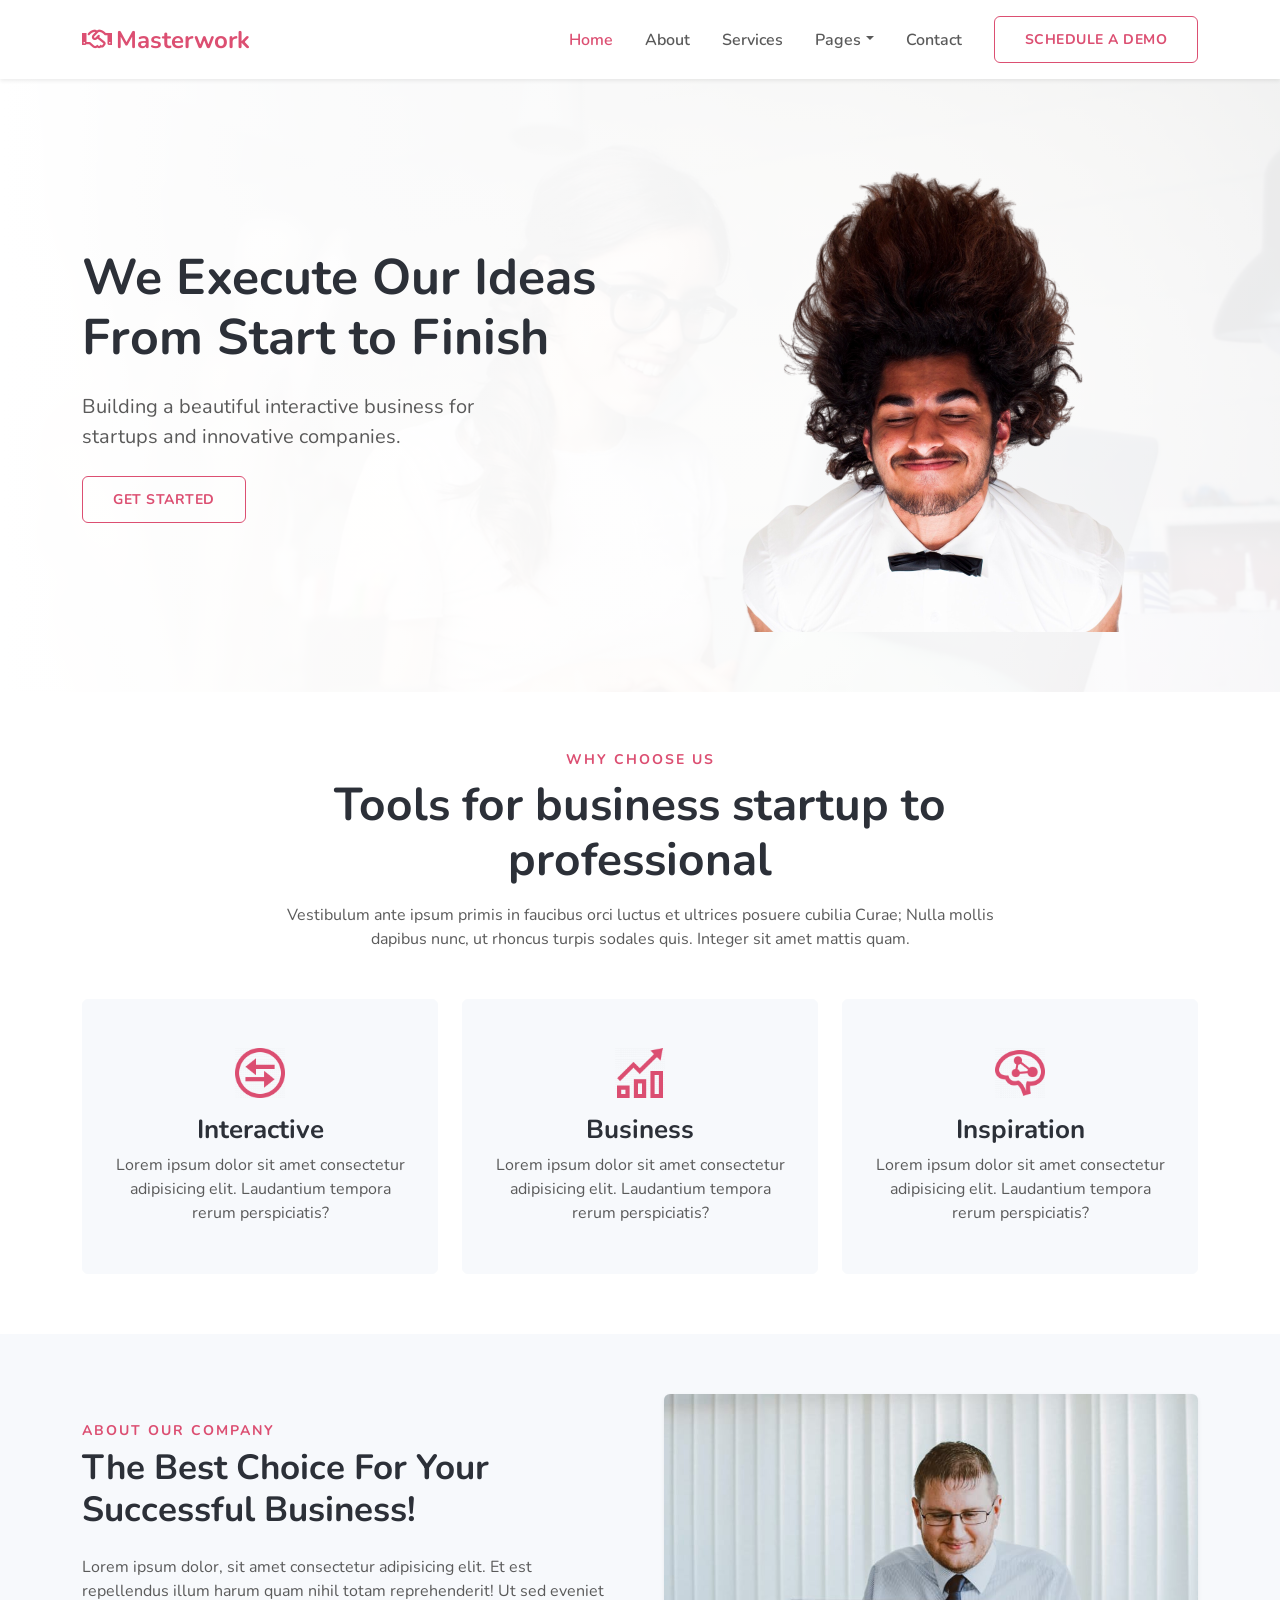
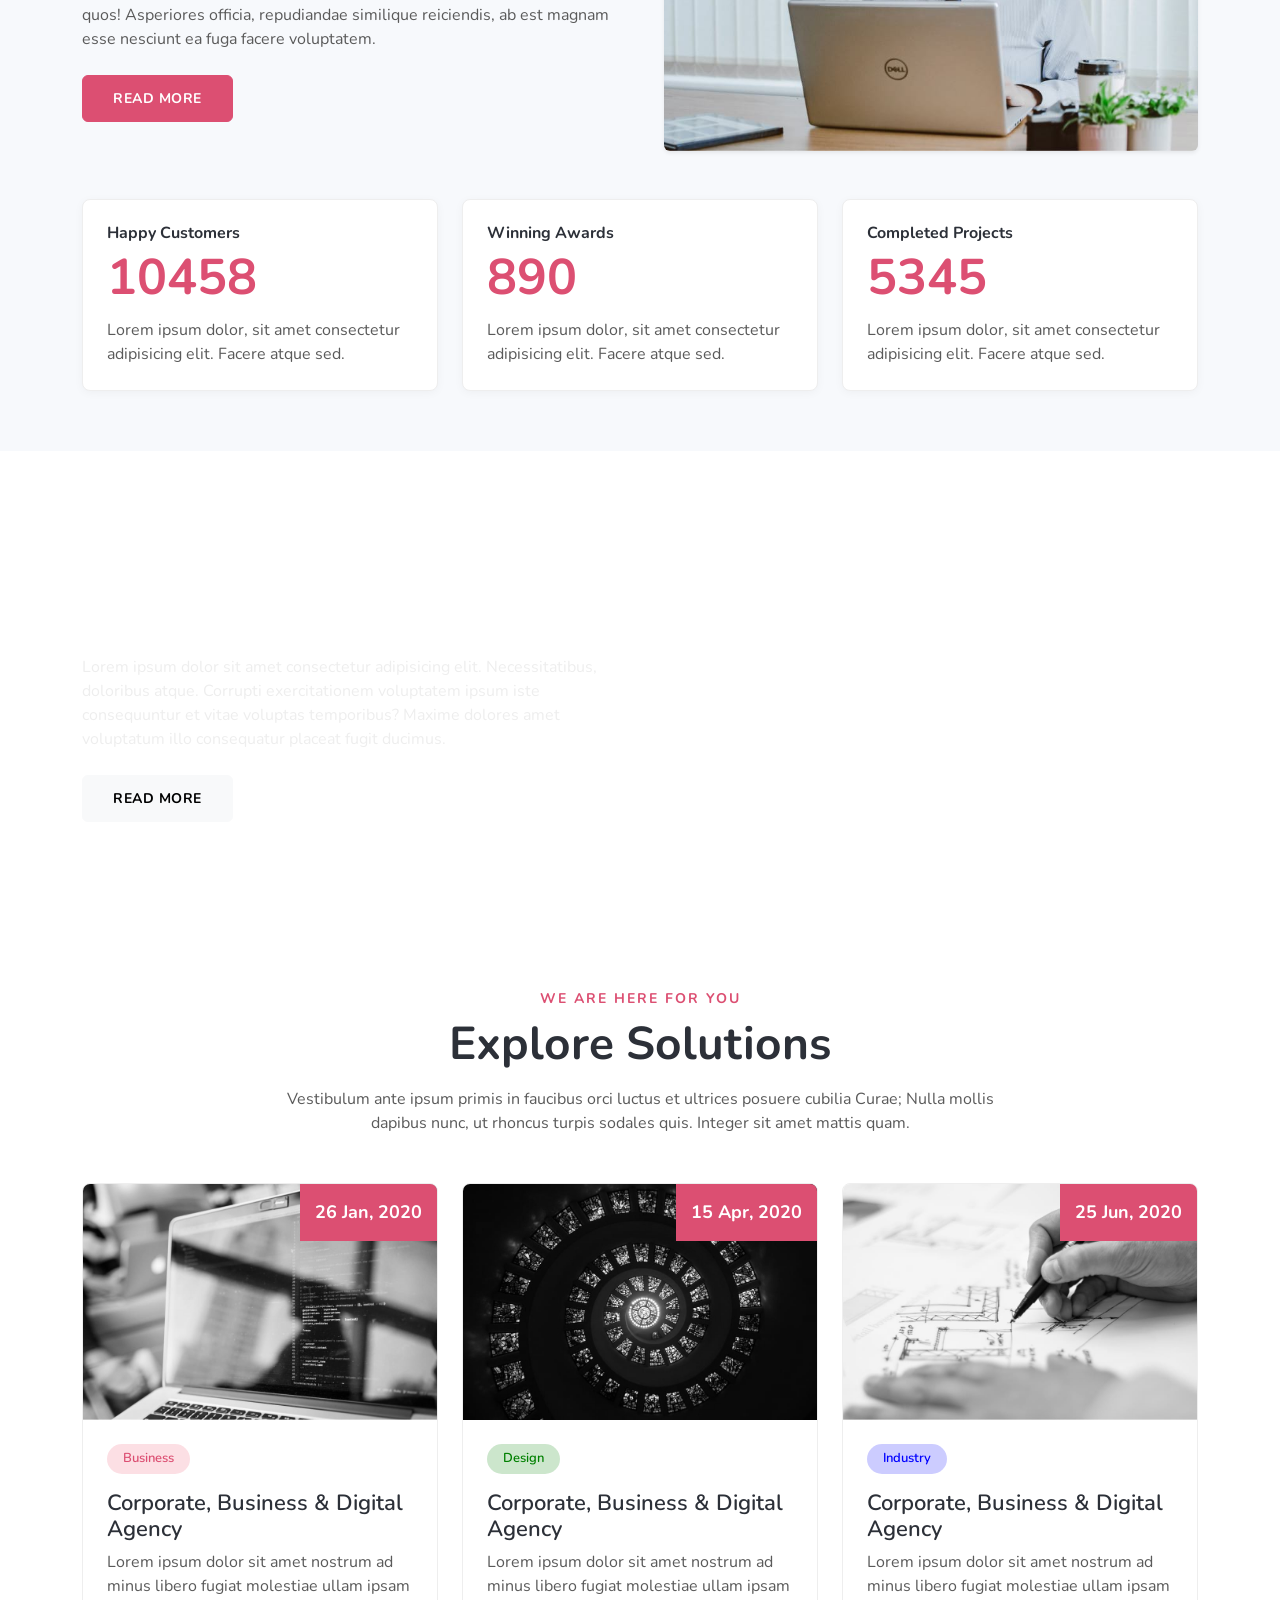
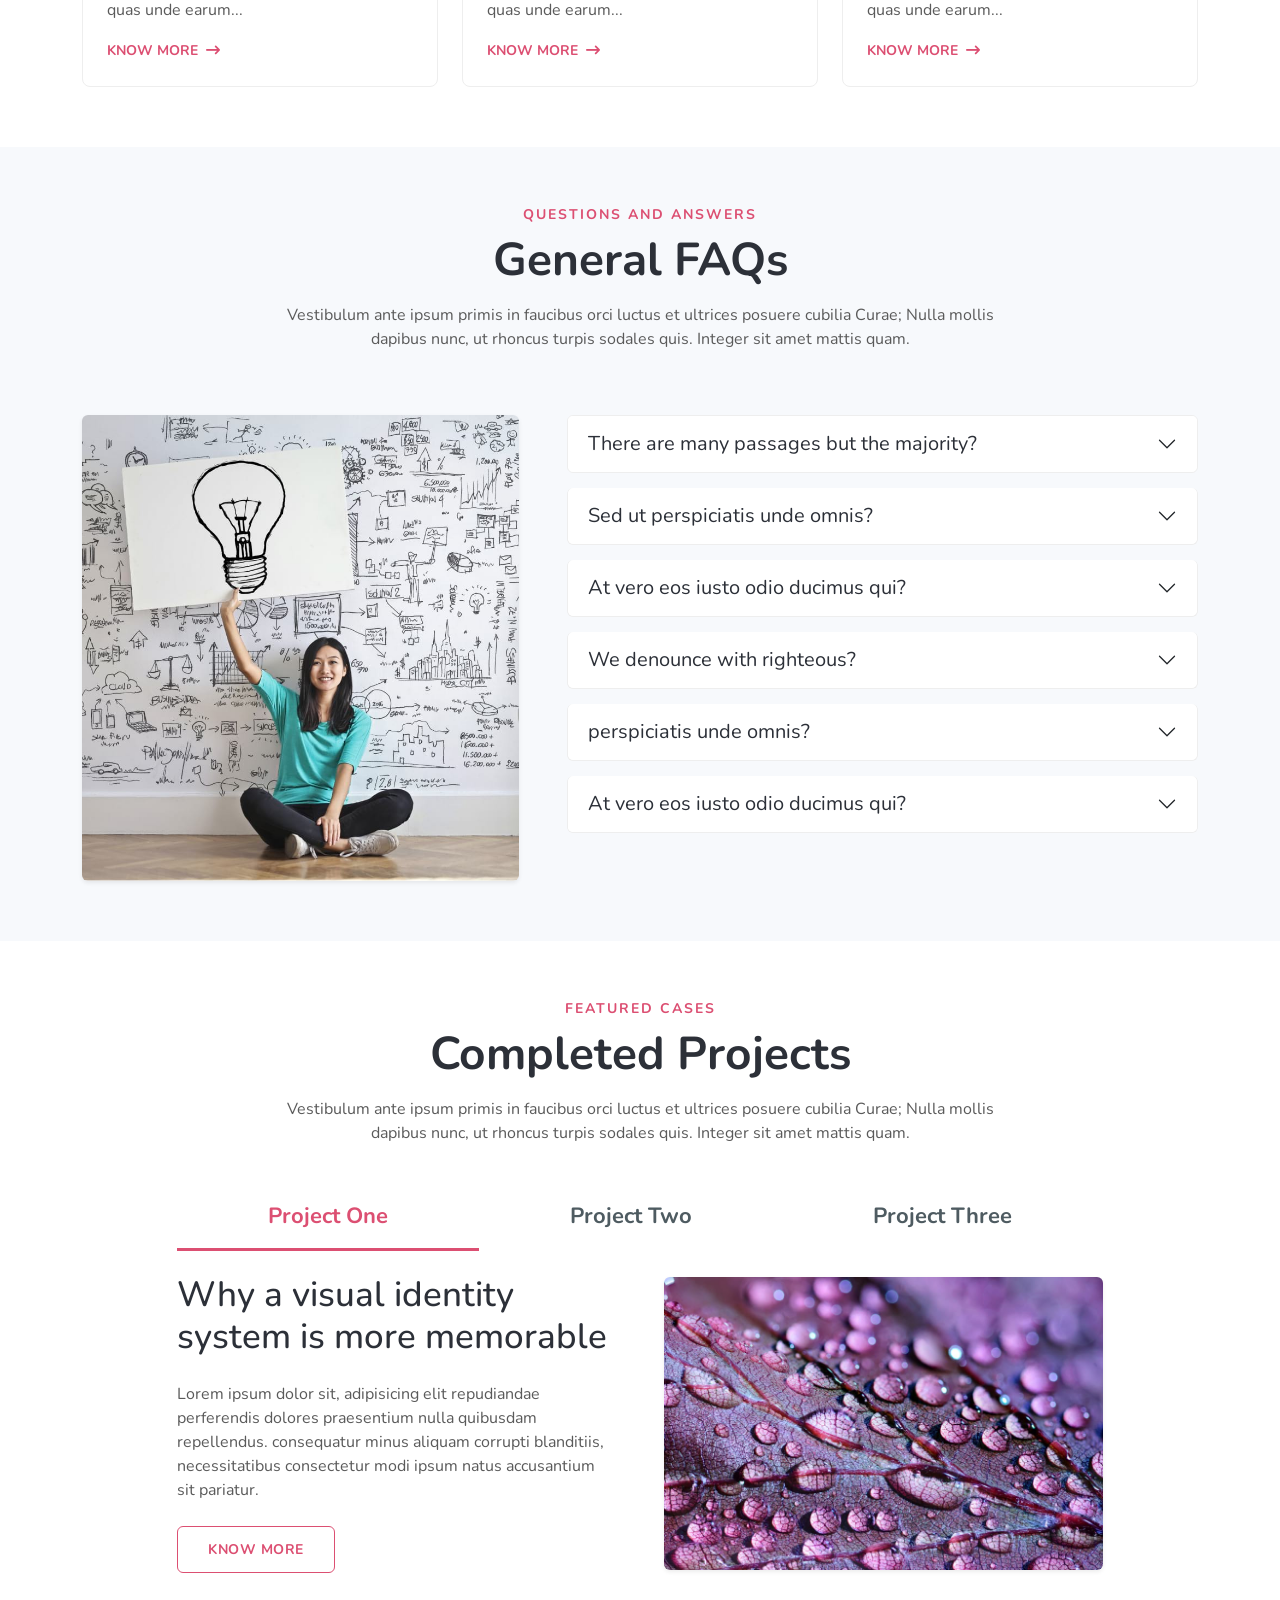
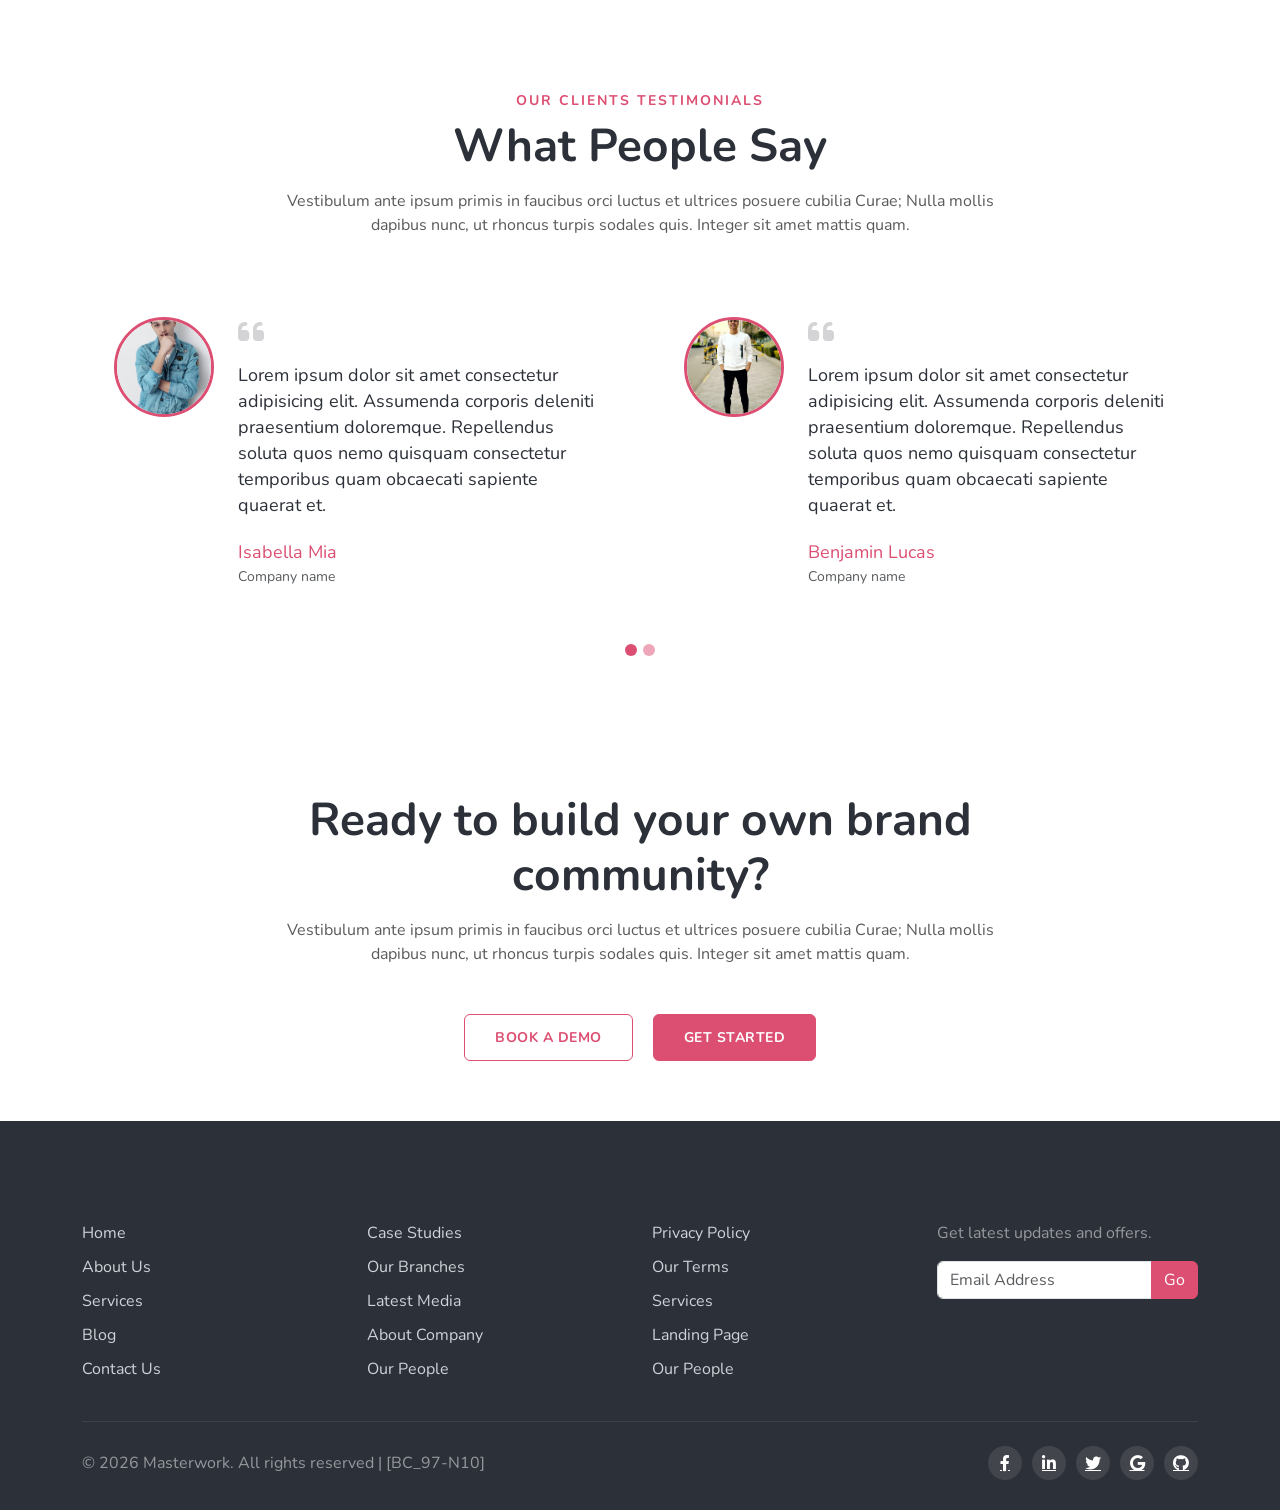
<file: index.html>
<!DOCTYPE html>
<html lang="vi">
<head>
  <meta charset="UTF-8">
  <meta name="viewport" content="width=device-width, initial-scale=1">
  <title>Masterwork — [BC_97-N10] Capstone Bootstrap</title>
  <link href="css/bootstrap.min.css" rel="stylesheet">
  <link rel="icon" type="image/png" href="img/favicon.png">
  <link rel="preconnect" href="https://fonts.googleapis.com">
  <link rel="preconnect" href="https://fonts.gstatic.com" crossorigin>
  <link href="https://fonts.googleapis.com/css2?family=Nunito:wght@300;400;600;700;800&display=swap" rel="stylesheet">
  <link rel="stylesheet" href="css/fontawesome/all.min.css">
  <link rel="stylesheet" href="css/styles.css">
</head>
<body>

  <!-- Header -->
  <header id="header">
    <nav class="navbar navbar-expand-lg bg-white shadow-sm sticky-top py-3">
      <div class="container">
        <a class="navbar-brand fw-bold fs-4 text-primary" href="index.html">
          <i class="fa-regular fa-handshake me-1"></i>Masterwork
        </a>
        <button class="navbar-toggler" type="button" data-bs-toggle="collapse" data-bs-target="#mainNav">
          <span class="navbar-toggler-icon"></span>
        </button>
        <div class="collapse navbar-collapse" id="mainNav">
          <ul class="navbar-nav ms-auto">
            <li class="nav-item"><a class="nav-link active" href="index.html">Home</a></li>
            <li class="nav-item"><a class="nav-link" href="about.html">About</a></li>
            <li class="nav-item"><a class="nav-link" href="service.html">Services</a></li>
            <li class="nav-item dropdown">
              <a class="nav-link dropdown-toggle" href="#" role="button" data-bs-toggle="dropdown">Pages</a>
              <ul class="dropdown-menu">
                <li><a class="dropdown-item" href="blog.html">Blog posts</a></li>
                <li><a class="dropdown-item" href="blog-single.html">Blog single</a></li>
                <li><a class="dropdown-item" href="landing-single.html">Landing page</a></li>
              </ul>
            </li>
            <li class="nav-item"><a class="nav-link" href="contact.html">Contact</a></li>
          </ul>
          <a href="contact.html" class="btn btn-outline-primary btn-nav ms-lg-3">Schedule a Demo</a>
        </div>
      </div>
    </nav>
  </header>

  <!-- Hero -->
  <section id="hero">
    <div class="container">
      <div class="row align-items-center g-4">
        <div class="col-lg-6">
          <h1 class="hero-title">We Execute Our Ideas From Start to Finish</h1>
          <p class="my-4">Building a beautiful interactive business for startups and innovative companies.</p>
          <a href="about.html" class="btn btn-outline-primary btn-up">Get Started</a>
        </div>
        <div class="col-lg-6 text-center">
          <img src="img/main.png" alt="main image" class="img-fluid hero-img">
        </div>
      </div>
    </div>
  </section>

  <!-- Why Choose Us -->
  <section id="why-choose-us">
    <div class="container">
      <div class="section-head text-center mx-auto">
        <h6 class="section-label">Why Choose Us</h6>
        <h3 class="section-title">Tools for business startup to professional</h3>
        <p class="mt-3">Vestibulum ante ipsum primis in faucibus orci luctus et ultrices posuere cubilia Curae; Nulla mollis dapibus nunc, ut rhoncus turpis sodales quis. Integer sit amet mattis quam.</p>
      </div>
      <div class="row g-4 mt-4 text-center">
        <div class="col-lg-4 col-md-6">
          <div class="feature-card h-100">
            <a href="service.html" class="d-block">
              <img src="img/s1.png" alt="Interactive" class="mb-3" width="50">
              <h5 class="fw-bold">Interactive</h5>
              <p class="mb-0">Lorem ipsum dolor sit amet consectetur adipisicing elit. Laudantium tempora rerum perspiciatis?</p>
            </a>
          </div>
        </div>
        <div class="col-lg-4 col-md-6">
          <div class="feature-card h-100">
            <a href="service.html" class="d-block">
              <img src="img/s2.png" alt="Business" class="mb-3" width="50">
              <h5 class="fw-bold">Business</h5>
              <p class="mb-0">Lorem ipsum dolor sit amet consectetur adipisicing elit. Laudantium tempora rerum perspiciatis?</p>
            </a>
          </div>
        </div>
        <div class="col-lg-4 col-md-6 mx-auto">
          <div class="feature-card h-100">
            <a href="service.html" class="d-block">
              <img src="img/s3.png" alt="Inspiration" class="mb-3" width="50">
              <h5 class="fw-bold">Inspiration</h5>
              <p class="mb-0">Lorem ipsum dolor sit amet consectetur adipisicing elit. Laudantium tempora rerum perspiciatis?</p>
            </a>
          </div>
        </div>
      </div>
    </div>
  </section>

  <!-- About Company -->
  <section id="about" class="bg-soft pb-4">
    <div class="container">
      <div class="row align-items-center g-5">
        <div class="col-lg-6">
          <h6 class="section-label">About Our Company</h6>
          <h3 class="section-title title-sm">The Best Choice For Your Successful Business!</h3>
          <p class="my-4">Lorem ipsum dolor, sit amet consectetur adipisicing elit. Et est repellendus illum harum quam nihil totam reprehenderit! Ut sed eveniet quos! Asperiores officia, repudiandae similique reiciendis, ab est magnam esse nesciunt ea fuga facere voluptatem.</p>
          <a href="about.html" class="btn btn-primary btn-up">Read More</a>
        </div>
        <div class="col-lg-6">
          <img src="img/about.jpg" alt="" class="img-fluid rounded shadow-sm">
        </div>
      </div>
    </div>
  </section>

  <!-- Stats -->
  <section id="stats" class="bg-soft pt-4">
    <div class="container">
      <div class="row g-4">
        <div class="col-lg-4 col-md-6">
          <div class="stat-card p-4 h-100">
            <h4>Happy Customers</h4>
            <p class="stat-number"><span class="counter" data-target="10458">0</span></p>
            <p class="mb-0">Lorem ipsum dolor, sit amet consectetur adipisicing elit. Facere atque sed.</p>
          </div>
        </div>
        <div class="col-lg-4 col-md-6">
          <div class="stat-card p-4 h-100">
            <h4>Winning Awards</h4>
            <p class="stat-number"><span class="counter" data-target="890">0</span></p>
            <p class="mb-0">Lorem ipsum dolor, sit amet consectetur adipisicing elit. Facere atque sed.</p>
          </div>
        </div>
        <div class="col-lg-4 col-md-6 mx-auto">
          <div class="stat-card p-4 h-100">
            <h4>Completed Projects</h4>
            <p class="stat-number"><span class="counter" data-target="5345">0</span></p>
            <p class="mb-0">Lorem ipsum dolor, sit amet consectetur adipisicing elit. Facere atque sed.</p>
          </div>
        </div>
      </div>
    </div>
  </section>

  <!-- Company Values -->
  <section id="values" class="values-block">
    <div class="container">
      <div class="values-content">
        <h2>We are true to ourselves, and commit to always perform at our best.</h2>
        <p class="my-4">Lorem ipsum dolor sit amet consectetur adipisicing elit. Necessitatibus, doloribus atque. Corrupti exercitationem voluptatem ipsum iste consequuntur et vitae voluptas temporibus? Maxime dolores amet voluptatum illo consequatur placeat fugit ducimus.</p>
        <a href="about.html" class="btn btn-light btn-up">Read more</a>
      </div>
    </div>
  </section>

  <!-- Explore Solutions -->
  <section id="explore">
    <div class="container">
      <div class="section-head text-center mx-auto">
        <h6 class="section-label">We are here for you</h6>
        <h3 class="section-title">Explore Solutions</h3>
        <p class="mt-3">Vestibulum ante ipsum primis in faucibus orci luctus et ultrices posuere cubilia Curae; Nulla mollis dapibus nunc, ut rhoncus turpis sodales quis. Integer sit amet mattis quam.</p>
      </div>
      <div class="row g-4 mt-4">
        <div class="col-lg-4 col-md-6">
          <div class="news-card h-100">
            <div class="position-relative">
              <a href="blog-single.html"><img src="img/b1.jpg" alt="" class="img-fluid w-100"></a>
              <span class="date-badge">26 Jan, 2020</span>
            </div>
            <div class="p-4">
              <span class="tag tag-business">Business</span>
              <h5 class="mt-3"><a href="blog-single.html" class="news-title">Corporate, Business &amp; Digital Agency</a></h5>
              <p>Lorem ipsum dolor sit amet nostrum ad minus libero fugiat molestiae ullam ipsam quas unde earum...</p>
              <a href="blog-single.html" class="know-more">Know More <i class="fa-solid fa-arrow-right-long ms-1"></i></a>
            </div>
          </div>
        </div>
        <div class="col-lg-4 col-md-6">
          <div class="news-card h-100">
            <div class="position-relative">
              <a href="blog-single.html"><img src="img/b7.jpg" alt="" class="img-fluid w-100"></a>
              <span class="date-badge">15 Apr, 2020</span>
            </div>
            <div class="p-4">
              <span class="tag tag-design">Design</span>
              <h5 class="mt-3"><a href="blog-single.html" class="news-title">Corporate, Business &amp; Digital Agency</a></h5>
              <p>Lorem ipsum dolor sit amet nostrum ad minus libero fugiat molestiae ullam ipsam quas unde earum...</p>
              <a href="blog-single.html" class="know-more">Know More <i class="fa-solid fa-arrow-right-long ms-1"></i></a>
            </div>
          </div>
        </div>
        <div class="col-lg-4 col-md-6 mx-auto">
          <div class="news-card h-100">
            <div class="position-relative">
              <a href="blog-single.html"><img src="img/b3.jpg" alt="" class="img-fluid w-100"></a>
              <span class="date-badge">25 Jun, 2020</span>
            </div>
            <div class="p-4">
              <span class="tag tag-industry">Industry</span>
              <h5 class="mt-3"><a href="blog-single.html" class="news-title">Corporate, Business &amp; Digital Agency</a></h5>
              <p>Lorem ipsum dolor sit amet nostrum ad minus libero fugiat molestiae ullam ipsam quas unde earum...</p>
              <a href="blog-single.html" class="know-more">Know More <i class="fa-solid fa-arrow-right-long ms-1"></i></a>
            </div>
          </div>
        </div>
      </div>
    </div>
  </section>

  <!-- Questions and answers -->
  <section id="faqs" class="bg-soft">
    <div class="container">
      <div class="section-head text-center mx-auto">
        <h6 class="section-label">Questions and Answers</h6>
        <h3 class="section-title">General FAQs</h3>
        <p class="mt-3">Vestibulum ante ipsum primis in faucibus orci luctus et ultrices posuere cubilia Curae; Nulla mollis dapibus nunc, ut rhoncus turpis sodales quis. Integer sit amet mattis quam.</p>
      </div>
      <div class="row g-5 mt-2">
        <div class="col-md-5">
          <img src="img/women.jpeg" alt="" class="img-fluid rounded shadow-sm">
        </div>
        <div class="col-md-7">
          <div class="accordion" id="faqAccordion">
            <div class="accordion-item">
              <h2 class="accordion-header">
                <button class="accordion-button collapsed" type="button" data-bs-toggle="collapse" data-bs-target="#faq1">There are many passages but the majority?</button>
              </h2>
              <div id="faq1" class="accordion-collapse collapse">
                <div class="accordion-body">Voluptates amet earum velit nobis aliquam laboriosam nihil debitis facere voluptatibus consectetur quae quasi fuga, ad corrupti libero omnis sapiente non assumenda, incidunt officiis eaque iste minima autem.</div>
              </div>
            </div>
            <div class="accordion-item">
              <h2 class="accordion-header">
                <button class="accordion-button collapsed" type="button" data-bs-toggle="collapse" data-bs-target="#faq2">Sed ut perspiciatis unde omnis?</button>
              </h2>
              <div id="faq2" class="accordion-collapse collapse">
                <div class="accordion-body">Sit amet consectetur adipisicing elit. Voluptates amet earum velit nobis aliquam laboriosam nihil debitis animi vitae eos nisi laudantium. Tempore reiciendis ipsam culpa, qui voluptates eveniet, incidunt officiis eaque iste minima autem.</div>
              </div>
            </div>
            <div class="accordion-item">
              <h2 class="accordion-header">
                <button class="accordion-button collapsed" type="button" data-bs-toggle="collapse" data-bs-target="#faq3">At vero eos iusto odio ducimus qui?</button>
              </h2>
              <div id="faq3" class="accordion-collapse collapse">
                <div class="accordion-body">Lorem ipsum dolor, sit amet consectetur adipisicing elit. Voluptates amet earum velit nobis aliquam laboriosam nihil quasi fuga, ad corrupti libero omnis sapiente non assumenda excepturi aperiam animi vitae eos nisi laudantium. Tempore reiciendis ipsam culpa, qui voluptates eveniet, incidunt officiis eaque iste minima autem.</div>
              </div>
            </div>
            <div class="accordion-item">
              <h2 class="accordion-header">
                <button class="accordion-button collapsed" type="button" data-bs-toggle="collapse" data-bs-target="#faq4">We denounce with righteous?</button>
              </h2>
              <div id="faq4" class="accordion-collapse collapse">
                <div class="accordion-body">Lorem ipsum dolor, sit amet consectetur adipisicing elit. Voluptates amet earum velit nobis aliquam laboriosam nihil debitis facere voluptatibus consectetur quae quasi fuga, ad corrupti libero omnis sapiente non assumenda excepturi aperiam iste minima autem.</div>
              </div>
            </div>
            <div class="accordion-item">
              <h2 class="accordion-header">
                <button class="accordion-button collapsed" type="button" data-bs-toggle="collapse" data-bs-target="#faq5">perspiciatis unde omnis?</button>
              </h2>
              <div id="faq5" class="accordion-collapse collapse">
                <div class="accordion-body">Sit amet consectetur adipisicing elit. Voluptates amet earum velit nobis aliquam laboriosam nihil debitis animi vitae eos nisi laudantium. Tempore reiciendis ipsam culpa, qui voluptates eveniet, incidunt officiis eaque iste minima autem.</div>
              </div>
            </div>
            <div class="accordion-item">
              <h2 class="accordion-header">
                <button class="accordion-button collapsed" type="button" data-bs-toggle="collapse" data-bs-target="#faq6">At vero eos iusto odio ducimus qui?</button>
              </h2>
              <div id="faq6" class="accordion-collapse collapse">
                <div class="accordion-body">Lorem ipsum dolor, sit amet consectetur adipisicing elit. Voluptates amet earum velit nobis aliquam laboriosam nihil quasi fuga, ad corrupti libero omnis sapiente non assumenda excepturi aperiam animi vitae eos nisi laudantium. Tempore reiciendis ipsam culpa, qui voluptates eveniet, incidunt officiis eaque iste minima autem.</div>
              </div>
            </div>
          </div>
        </div>
      </div>
    </div>
  </section>

  <!-- Completed Projects -->
  <section id="projects">
    <div class="container">
      <div class="section-head text-center mx-auto">
        <h6 class="section-label">Featured Cases</h6>
        <h3 class="section-title">Completed Projects</h3>
        <p class="mt-3">Vestibulum ante ipsum primis in faucibus orci luctus et ultrices posuere cubilia Curae; Nulla mollis dapibus nunc, ut rhoncus turpis sodales quis. Integer sit amet mattis quam.</p>
      </div>
      <div class="row">
        <div class="col-lg-10 mx-auto">
          <ul class="nav nav-tabs nav-fill border-0 my-4" role="tablist">
            <li class="nav-item"><button class="nav-link active" data-bs-toggle="tab" data-bs-target="#p1" type="button">Project One</button></li>
            <li class="nav-item"><button class="nav-link" data-bs-toggle="tab" data-bs-target="#p2" type="button">Project Two</button></li>
            <li class="nav-item"><button class="nav-link" data-bs-toggle="tab" data-bs-target="#p3" type="button">Project Three</button></li>
          </ul>
          <div class="tab-content">
            <div class="tab-pane fade show active" id="p1">
              <div class="row align-items-center g-5">
                <div class="col-lg-6">
                  <h3 class="title-sm">Why a visual identity system is more memorable</h3>
                  <p class="my-4">Lorem ipsum dolor sit, adipisicing elit repudiandae perferendis dolores praesentium nulla quibusdam repellendus. consequatur minus aliquam corrupti blanditiis, necessitatibus consectetur modi ipsum natus accusantium sit pariatur.</p>
                  <a href="#" class="btn btn-outline-primary btn-up">Know More</a>
                </div>
                <div class="col-lg-6"><img src="img/b4.jpg" alt="" class="img-fluid rounded shadow-sm"></div>
              </div>
            </div>
            <div class="tab-pane fade" id="p2">
              <div class="row align-items-center g-5">
                <div class="col-lg-6"><img src="img/b5.jpg" alt="" class="img-fluid rounded shadow-sm"></div>
                <div class="col-lg-6">
                  <h3 class="title-sm">Make website that looks Lorem, ipsum dolor.</h3>
                  <p class="my-4">Lorem ipsum dolor sit, adipisicing elit repudiandae perferendis dolores praesentium nulla quibusdam repellendus. consequatur minus aliquam corrupti blanditiis, necessitatibus consectetur modi ipsum natus accusantium sit pariatur.</p>
                  <a href="#" class="btn btn-outline-primary btn-up">Know More</a>
                </div>
              </div>
            </div>
            <div class="tab-pane fade" id="p3">
              <div class="row align-items-center g-5">
                <div class="col-lg-6">
                  <h3 class="title-sm">Why a visual identity system is more memorable</h3>
                  <p class="my-4">Lorem ipsum dolor sit, adipisicing elit repudiandae perferendis dolores praesentium nulla quibusdam repellendus. consequatur minus aliquam corrupti blanditiis, necessitatibus consectetur modi ipsum natus accusantium sit pariatur.</p>
                  <a href="#" class="btn btn-outline-primary btn-up">Know More</a>
                </div>
                <div class="col-lg-6"><img src="img/b6.jpg" alt="" class="img-fluid rounded shadow-sm"></div>
              </div>
            </div>
          </div>
        </div>
      </div>
    </div>
  </section>

  <!-- Testimonials -->
  <section id="testimonials">
    <div class="container">
      <div class="section-head text-center mx-auto">
        <h6 class="section-label">Our Clients Testimonials</h6>
        <h3 class="section-title">What People Say</h3>
        <p class="mt-3">Vestibulum ante ipsum primis in faucibus orci luctus et ultrices posuere cubilia Curae; Nulla mollis dapibus nunc, ut rhoncus turpis sodales quis. Integer sit amet mattis quam.</p>
      </div>
      <div id="testiCarousel" class="carousel slide mt-5" data-bs-ride="carousel">
        <div class="carousel-inner">
          <div class="carousel-item active">
            <div class="row g-4 justify-content-center">
              <div class="col-md-6">
                <div class="testi-card d-sm-flex text-sm-start text-center">
                  <div class="testi-avatar mx-sm-0 mx-auto"><img src="img/team3.jpg" alt="Isabella Mia"></div>
                  <div class="ms-sm-4 mt-sm-0 mt-3">
                    <i class="fa-solid fa-quote-left quote-icon"></i>
                    <p>Lorem ipsum dolor sit amet consectetur adipisicing elit. Assumenda corporis deleniti praesentium doloremque. Repellendus soluta quos nemo quisquam consectetur temporibus quam obcaecati sapiente quaerat et.</p>
                    <div class="mt-4"><h6 class="mb-0">Isabella Mia</h6><small class="text-muted">Company name</small></div>
                  </div>
                </div>
              </div>
              <div class="col-md-6">
                <div class="testi-card d-sm-flex text-sm-start text-center">
                  <div class="testi-avatar mx-sm-0 mx-auto"><img src="img/team4.jpg" alt="Benjamin Lucas"></div>
                  <div class="ms-sm-4 mt-sm-0 mt-3">
                    <i class="fa-solid fa-quote-left quote-icon"></i>
                    <p>Lorem ipsum dolor sit amet consectetur adipisicing elit. Assumenda corporis deleniti praesentium doloremque. Repellendus soluta quos nemo quisquam consectetur temporibus quam obcaecati sapiente quaerat et.</p>
                    <div class="mt-4"><h6 class="mb-0">Benjamin Lucas</h6><small class="text-muted">Company name</small></div>
                  </div>
                </div>
              </div>
            </div>
          </div>
          <div class="carousel-item">
            <div class="row g-4 justify-content-center">
              <div class="col-md-6">
                <div class="testi-card d-sm-flex text-sm-start text-center">
                  <div class="testi-avatar mx-sm-0 mx-auto"><img src="img/team5.jpg" alt="Oliver Bradley"></div>
                  <div class="ms-sm-4 mt-sm-0 mt-3">
                    <i class="fa-solid fa-quote-left quote-icon"></i>
                    <p>Lorem ipsum dolor sit amet consectetur adipisicing elit. Assumenda corporis deleniti praesentium doloremque. Repellendus soluta quos nemo quisquam consectetur temporibus quam obcaecati sapiente quaerat et.</p>
                    <div class="mt-4"><h6 class="mb-0">Oliver Bradley</h6><small class="text-muted">Company name</small></div>
                  </div>
                </div>
              </div>
              <div class="col-md-6">
                <div class="testi-card d-sm-flex text-sm-start text-center">
                  <div class="testi-avatar mx-sm-0 mx-auto"><img src="img/team6.jpg" alt="William James"></div>
                  <div class="ms-sm-4 mt-sm-0 mt-3">
                    <i class="fa-solid fa-quote-left quote-icon"></i>
                    <p>Lorem ipsum dolor sit amet consectetur adipisicing elit. Assumenda corporis deleniti praesentium doloremque. Repellendus soluta quos nemo quisquam consectetur temporibus quam obcaecati sapiente quaerat et.</p>
                    <div class="mt-4"><h6 class="mb-0">William James</h6><small class="text-muted">Company name</small></div>
                  </div>
                </div>
              </div>
            </div>
          </div>
        </div>
        <div class="carousel-indicators position-static mt-4">
          <button type="button" data-bs-target="#testiCarousel" data-bs-slide-to="0" class="active"></button>
          <button type="button" data-bs-target="#testiCarousel" data-bs-slide-to="1"></button>
        </div>
      </div>
    </div>
  </section>

  <!-- Call to action -->
  <section id="cta" class="text-center">
    <div class="container">
      <div class="section-head text-center mx-auto">
        <h3 class="section-title">Ready to build your own brand community?</h3>
        <p class="mt-3">Vestibulum ante ipsum primis in faucibus orci luctus et ultrices posuere cubilia Curae; Nulla mollis dapibus nunc, ut rhoncus turpis sodales quis. Integer sit amet mattis quam.</p>
      </div>
      <div class="mt-5">
        <a href="contact.html" class="btn btn-outline-primary btn-up me-2">Book a Demo</a>
        <a href="contact.html" class="btn btn-primary btn-up ms-2">Get Started</a>
      </div>
    </div>
  </section>

  <!-- Footer -->
  <footer id="footer" class="text-white">
    <div class="container">
      <div class="row g-4">
        <div class="col-lg-3 col-md-6">
          <h5 class="fw-bold mb-3">Company</h5>
          <ul class="list-unstyled footer-links">
            <li><a href="index.html">Home</a></li>
            <li><a href="about.html">About Us</a></li>
            <li><a href="service.html">Services</a></li>
            <li><a href="blog.html">Blog</a></li>
            <li><a href="contact.html">Contact Us</a></li>
          </ul>
        </div>
        <div class="col-lg-3 col-md-6">
          <h5 class="fw-bold mb-3">Useful Links</h5>
          <ul class="list-unstyled footer-links">
            <li><a href="#">Case Studies</a></li>
            <li><a href="#">Our Branches</a></li>
            <li><a href="#">Latest Media</a></li>
            <li><a href="#">About Company</a></li>
            <li><a href="#">Our People</a></li>
          </ul>
        </div>
        <div class="col-lg-3 col-md-6">
          <h5 class="fw-bold mb-3">Our Services</h5>
          <ul class="list-unstyled footer-links">
            <li><a href="#">Privacy Policy</a></li>
            <li><a href="#">Our Terms</a></li>
            <li><a href="#">Services</a></li>
            <li><a href="#">Landing Page</a></li>
            <li><a href="#">Our People</a></li>
          </ul>
        </div>
        <div class="col-lg-3 col-md-6">
          <h5 class="fw-bold mb-3">Newsletter</h5>
          <p class="text-white-50">Get latest updates and offers.</p>
          <div class="input-group">
            <input type="email" class="form-control" placeholder="Email Address">
            <button class="btn btn-primary" type="button">Go</button>
          </div>
        </div>
      </div>
      <hr class="border-secondary my-4">
      <div class="d-flex flex-column flex-md-row justify-content-between align-items-center">
        <p class="mb-0 text-white-50">&copy; 2026 Masterwork. All rights reserved | [BC_97-N10]</p>
        <div class="footer-social mt-3 mt-md-0">
          <a href="#"><i class="fa-brands fa-facebook-f"></i></a>
          <a href="#"><i class="fa-brands fa-linkedin-in"></i></a>
          <a href="#"><i class="fa-brands fa-twitter"></i></a>
          <a href="#"><i class="fa-brands fa-google"></i></a>
          <a href="#"><i class="fa-brands fa-github"></i></a>
        </div>
      </div>
    </div>
  </footer>

  <script src="js/bootstrap.bundle.min.js"></script>
  <script src="js/index.js"></script>
</body>
</html>
</file>
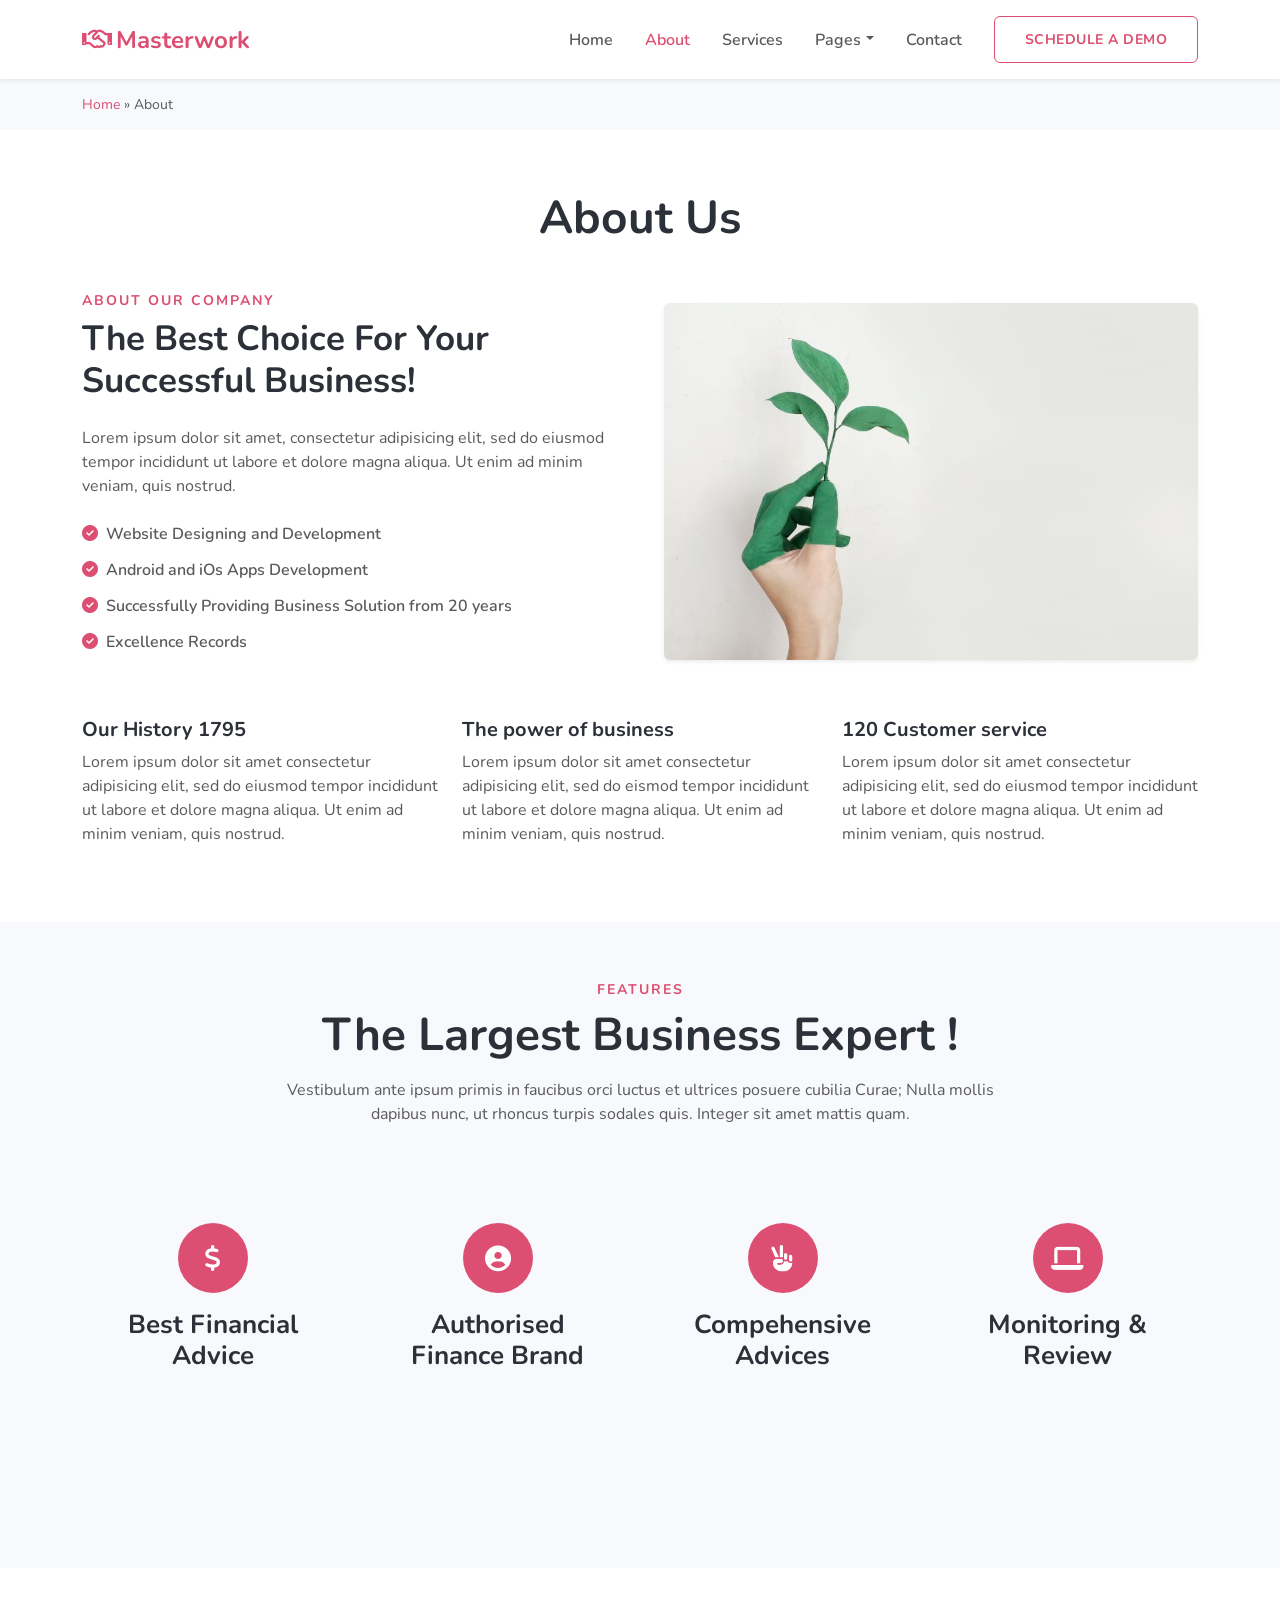
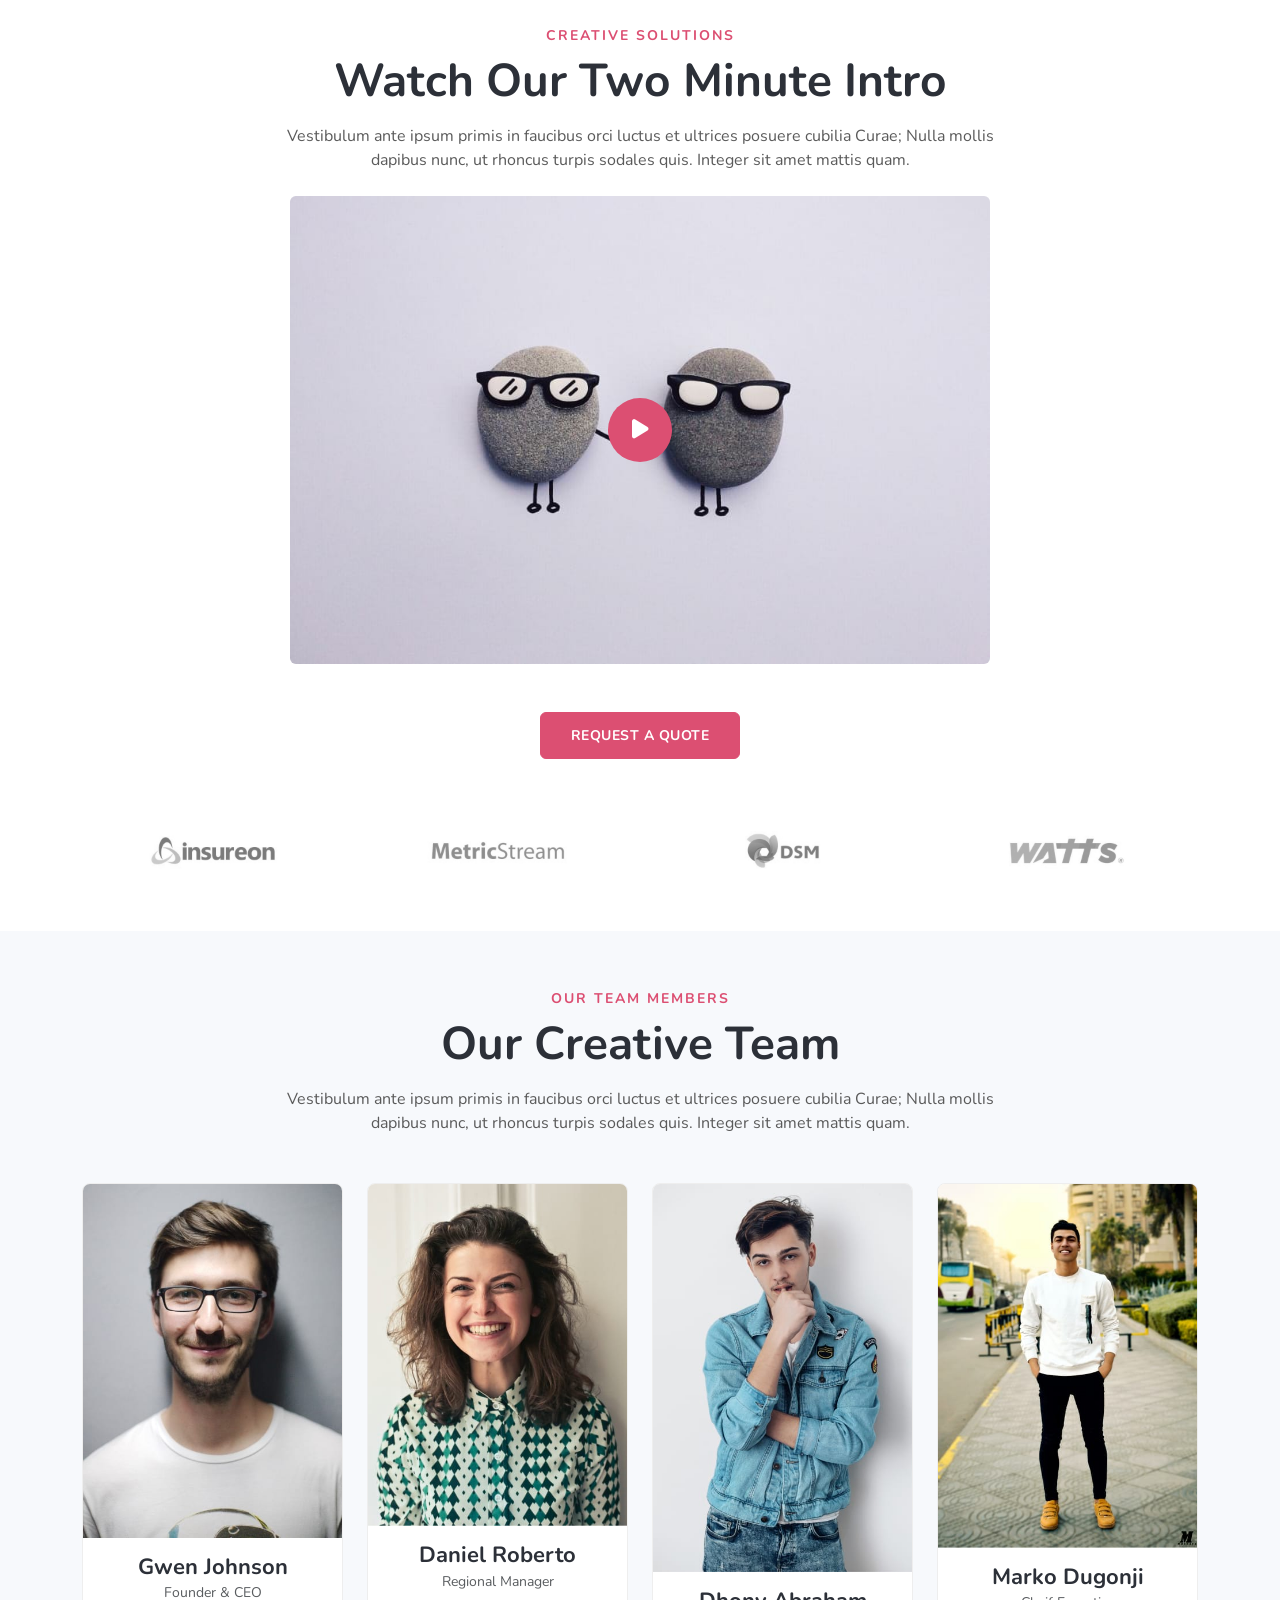
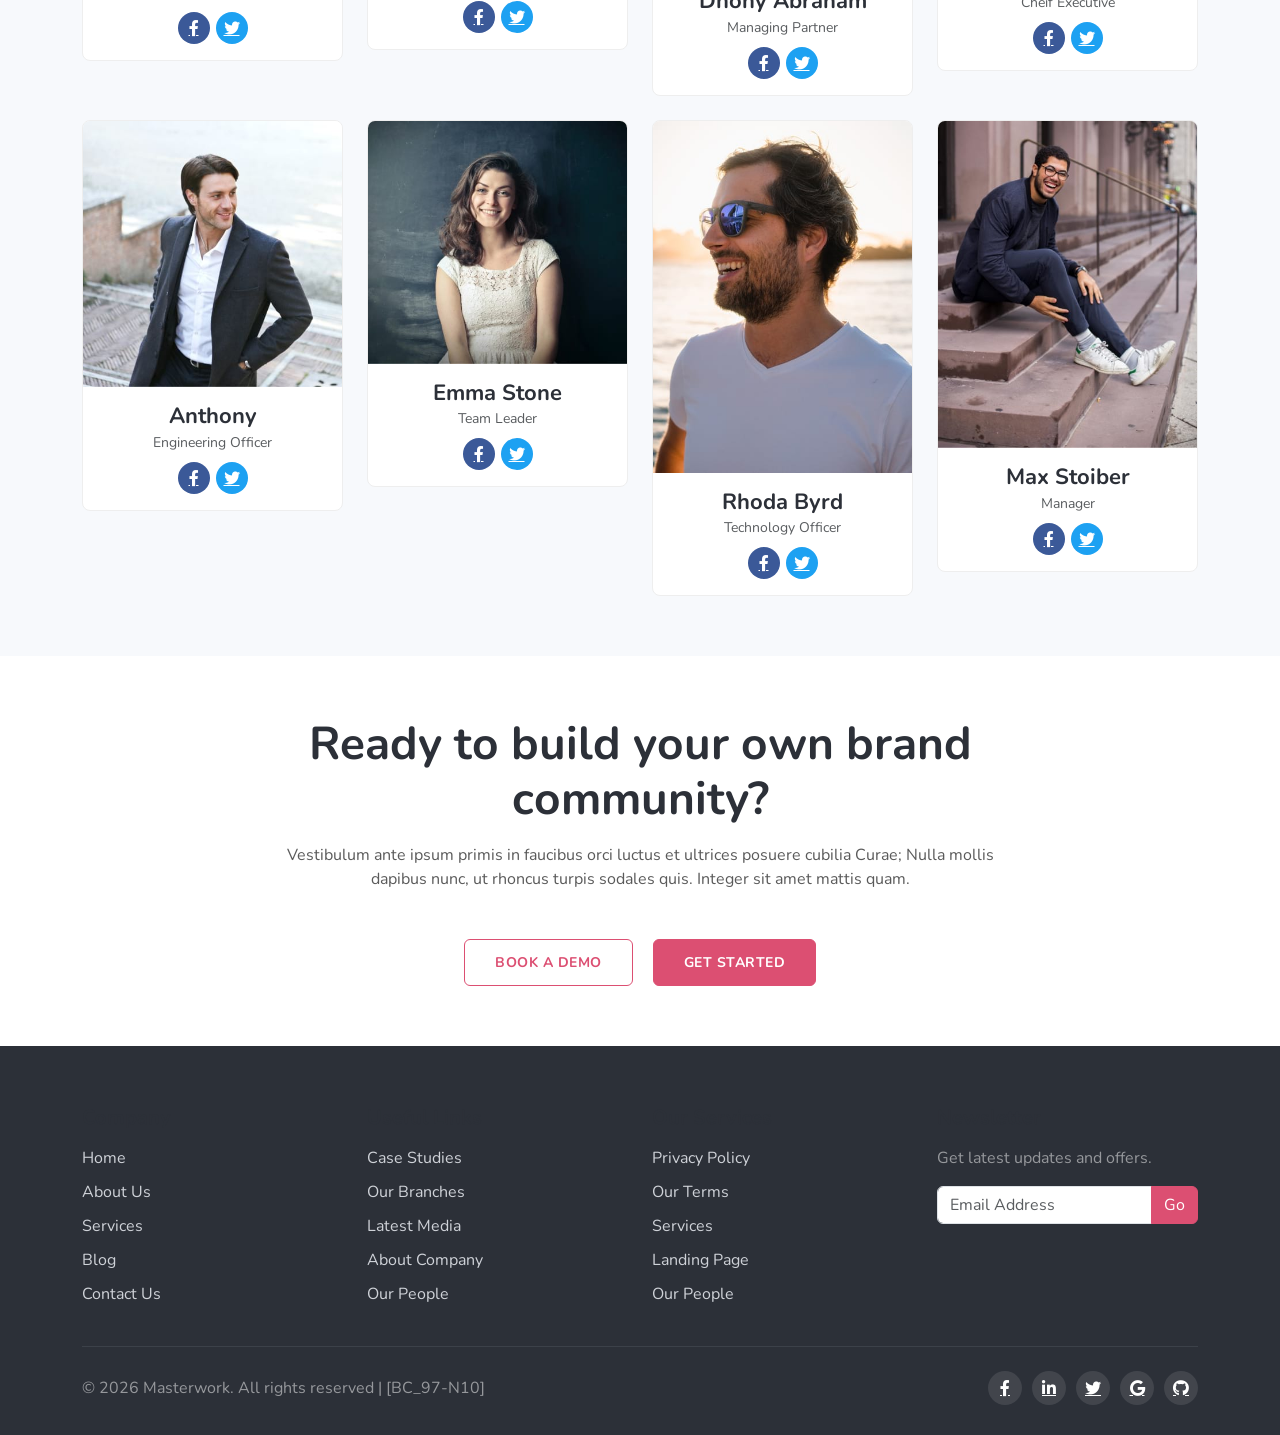
<file: about.html>
<!DOCTYPE html>
<html lang="vi">
<head>
  <meta charset="UTF-8">
  <meta name="viewport" content="width=device-width, initial-scale=1">
  <title>About — Masterwork</title>
  <link href="css/bootstrap.min.css" rel="stylesheet">
  <link rel="icon" type="image/png" href="img/favicon.png">
  <link rel="preconnect" href="https://fonts.googleapis.com">
  <link rel="preconnect" href="https://fonts.gstatic.com" crossorigin>
  <link href="https://fonts.googleapis.com/css2?family=Nunito:wght@300;400;600;700;800&display=swap" rel="stylesheet">
  <link rel="stylesheet" href="css/fontawesome/all.min.css">
  <link rel="stylesheet" href="css/styles.css">
</head>
<body>

  <!-- Header -->
  <header id="header">
    <nav class="navbar navbar-expand-lg bg-white shadow-sm sticky-top py-3">
      <div class="container">
        <a class="navbar-brand fw-bold fs-4 text-primary" href="index.html">
          <i class="fa-regular fa-handshake me-1"></i>Masterwork
        </a>
        <button class="navbar-toggler" type="button" data-bs-toggle="collapse" data-bs-target="#mainNav">
          <span class="navbar-toggler-icon"></span>
        </button>
        <div class="collapse navbar-collapse" id="mainNav">
          <ul class="navbar-nav ms-auto">
            <li class="nav-item"><a class="nav-link" href="index.html">Home</a></li>
            <li class="nav-item"><a class="nav-link active" href="about.html">About</a></li>
            <li class="nav-item"><a class="nav-link" href="service.html">Services</a></li>
            <li class="nav-item dropdown">
              <a class="nav-link dropdown-toggle" href="#" role="button" data-bs-toggle="dropdown">Pages</a>
              <ul class="dropdown-menu">
                <li><a class="dropdown-item" href="blog.html">Blog posts</a></li>
                <li><a class="dropdown-item" href="blog-single.html">Blog single</a></li>
                <li><a class="dropdown-item" href="landing-single.html">Landing page</a></li>
              </ul>
            </li>
            <li class="nav-item"><a class="nav-link" href="contact.html">Contact</a></li>
          </ul>
          <a href="contact.html" class="btn btn-outline-primary btn-nav ms-lg-3">Schedule a Demo</a>
        </div>
      </div>
    </nav>
  </header>

  <!-- Breadcrumb -->
  <nav class="breadcrumbs">
    <div class="container">
      <a href="index.html">Home</a> &raquo; About
    </div>
  </nav>

  <!-- About intro -->
  <section id="about">
    <div class="container">
      <div class="section-head text-center mx-auto mb-5">
        <h3 class="section-title">About Us</h3>
      </div>
      <div class="row align-items-center g-5">
        <div class="col-lg-6">
          <h6 class="section-label">About Our Company</h6>
          <h3 class="section-title title-sm">The Best Choice For Your Successful Business!</h3>
          <p class="my-4">Lorem ipsum dolor sit amet, consectetur adipisicing elit, sed do eiusmod tempor incididunt ut labore et dolore magna aliqua. Ut enim ad minim veniam, quis nostrud.</p>
          <ul class="list-unstyled about-check">
            <li><i class="fa-solid fa-circle-check text-primary me-2"></i>Website Designing and Development</li>
            <li><i class="fa-solid fa-circle-check text-primary me-2"></i>Android and iOs Apps Development</li>
            <li><i class="fa-solid fa-circle-check text-primary me-2"></i>Successfully Providing Business Solution from 20 years</li>
            <li><i class="fa-solid fa-circle-check text-primary me-2"></i>Excellence Records</li>
          </ul>
        </div>
        <div class="col-lg-6"><img src="img/b5.jpg" alt="" class="img-fluid rounded shadow-sm"></div>
      </div>
      <div class="row g-4 mt-4">
        <div class="col-md-4">
          <h5 class="fw-bold">Our History 1795</h5>
          <p>Lorem ipsum dolor sit amet consectetur adipisicing elit, sed do eiusmod tempor incididunt ut labore et dolore magna aliqua. Ut enim ad minim veniam, quis nostrud.</p>
        </div>
        <div class="col-md-4">
          <h5 class="fw-bold">The power of business</h5>
          <p>Lorem ipsum dolor sit amet consectetur adipisicing elit, sed do eismod tempor incididunt ut labore et dolore magna aliqua. Ut enim ad minim veniam, quis nostrud.</p>
        </div>
        <div class="col-md-4">
          <h5 class="fw-bold">120 Customer service</h5>
          <p>Lorem ipsum dolor sit amet consectetur adipisicing elit, sed do eiusmod tempor incididunt ut labore et dolore magna aliqua. Ut enim ad minim veniam, quis nostrud.</p>
        </div>
      </div>
    </div>
  </section>

  <!-- Features -->
  <section id="features" class="bg-soft">
    <div class="container">
      <div class="section-head text-center mx-auto">
        <h6 class="section-label">Features</h6>
        <h3 class="section-title">The Largest Business Expert !</h3>
        <p class="mt-3">Vestibulum ante ipsum primis in faucibus orci luctus et ultrices posuere cubilia Curae; Nulla mollis dapibus nunc, ut rhoncus turpis sodales quis. Integer sit amet mattis quam.</p>
      </div>
      <div class="row g-4 mt-4 text-center">
        <div class="col-lg-3 col-md-6">
          <div class="feature-card h-100">
            <span class="feature-icon"><i class="fa-solid fa-dollar-sign"></i></span>
            <h5 class="fw-bold mt-3">Best Financial Advice</h5>
            <div class="feature-desc">
              <p class="mb-2">Enean eget dolor dolor sit amet commodo ligula</p>
              <a href="service.html">Read More</a>
            </div>
          </div>
        </div>
        <div class="col-lg-3 col-md-6">
          <div class="feature-card h-100">
            <span class="feature-icon"><i class="fa-solid fa-circle-user"></i></span>
            <h5 class="fw-bold mt-3">Authorised Finance Brand</h5>
            <div class="feature-desc">
              <p class="mb-2">Commodo ligula eget dolor dolor sit amet ligula</p>
              <a href="service.html">Read More</a>
            </div>
          </div>
        </div>
        <div class="col-lg-3 col-md-6">
          <div class="feature-card h-100">
            <span class="feature-icon"><i class="fa-solid fa-hand-peace"></i></span>
            <h5 class="fw-bold mt-3">Compehensive Advices</h5>
            <div class="feature-desc">
              <p class="mb-2">Enean eget dolor dolor sit amet commodo ligula</p>
              <a href="service.html">Read More</a>
            </div>
          </div>
        </div>
        <div class="col-lg-3 col-md-6">
          <div class="feature-card h-100">
            <span class="feature-icon"><i class="fa-solid fa-laptop"></i></span>
            <h5 class="fw-bold mt-3">Monitoring &amp; Review</h5>
            <div class="feature-desc">
              <p class="mb-2">Commodo ligula eget dolor dolor sit amet ligula</p>
              <a href="service.html">Read More</a>
            </div>
          </div>
        </div>
      </div>
    </div>
  </section>

  <!-- Video intro -->
  <section id="video" class="text-center">
    <div class="container">
      <div class="section-head text-center mx-auto">
        <h6 class="section-label">Creative Solutions</h6>
        <h3 class="section-title">Watch Our Two Minute Intro</h3>
        <p class="mt-3">Vestibulum ante ipsum primis in faucibus orci luctus et ultrices posuere cubilia Curae; Nulla mollis dapibus nunc, ut rhoncus turpis sodales quis. Integer sit amet mattis quam.</p>
      </div>
      <div class="video-wrap mx-auto mt-4">
        <img src="img/b9.jpg" alt="" class="img-fluid rounded">
        <button class="play-btn" data-bs-toggle="modal" data-bs-target="#videoModal"><i class="fa-solid fa-play"></i></button>
      </div>
      <button type="button" class="btn btn-primary btn-up mt-5" data-bs-toggle="modal" data-bs-target="#quoteModal">Request a quote</button>
      <div class="row align-items-center justify-content-center g-4 mt-5">
        <div class="col-6 col-md-3 text-center"><img src="img/logo1.jpg" alt="client" class="img-fluid client-logo"></div>
        <div class="col-6 col-md-3 text-center"><img src="img/logo2.jpg" alt="client" class="img-fluid client-logo"></div>
        <div class="col-6 col-md-3 text-center"><img src="img/logo3.jpg" alt="client" class="img-fluid client-logo"></div>
        <div class="col-6 col-md-3 text-center"><img src="img/logo4.jpg" alt="client" class="img-fluid client-logo"></div>
      </div>
    </div>
  </section>

  <!-- Team -->
  <section id="team" class="bg-soft">
    <div class="container">
      <div class="section-head text-center mx-auto">
        <h6 class="section-label">Our Team Members</h6>
        <h3 class="section-title">Our Creative Team</h3>
        <p class="mt-3">Vestibulum ante ipsum primis in faucibus orci luctus et ultrices posuere cubilia Curae; Nulla mollis dapibus nunc, ut rhoncus turpis sodales quis. Integer sit amet mattis quam.</p>
      </div>
      <div class="row g-4 mt-4">
        <div class="col-lg-3 col-md-6"><div class="team-card"><img src="img/team1.jpg" alt="" class="img-fluid w-100"><div class="p-3"><h6 class="fw-bold mb-0">Gwen Johnson</h6><small class="text-muted">Founder &amp; CEO</small><div class="team-social mt-2"><a href="#" class="facebook"><i class="fa-brands fa-facebook-f"></i></a><a href="#" class="twitter"><i class="fa-brands fa-twitter"></i></a></div></div></div></div>
        <div class="col-lg-3 col-md-6"><div class="team-card"><img src="img/team2.jpg" alt="" class="img-fluid w-100"><div class="p-3"><h6 class="fw-bold mb-0">Daniel Roberto</h6><small class="text-muted">Regional Manager</small><div class="team-social mt-2"><a href="#" class="facebook"><i class="fa-brands fa-facebook-f"></i></a><a href="#" class="twitter"><i class="fa-brands fa-twitter"></i></a></div></div></div></div>
        <div class="col-lg-3 col-md-6"><div class="team-card"><img src="img/team3.jpg" alt="" class="img-fluid w-100"><div class="p-3"><h6 class="fw-bold mb-0">Dhony Abraham</h6><small class="text-muted">Managing Partner</small><div class="team-social mt-2"><a href="#" class="facebook"><i class="fa-brands fa-facebook-f"></i></a><a href="#" class="twitter"><i class="fa-brands fa-twitter"></i></a></div></div></div></div>
        <div class="col-lg-3 col-md-6"><div class="team-card"><img src="img/team4.jpg" alt="" class="img-fluid w-100"><div class="p-3"><h6 class="fw-bold mb-0">Marko Dugonji</h6><small class="text-muted">Cheif Executive</small><div class="team-social mt-2"><a href="#" class="facebook"><i class="fa-brands fa-facebook-f"></i></a><a href="#" class="twitter"><i class="fa-brands fa-twitter"></i></a></div></div></div></div>
        <div class="col-lg-3 col-md-6"><div class="team-card"><img src="img/team5.jpg" alt="" class="img-fluid w-100"><div class="p-3"><h6 class="fw-bold mb-0">Anthony</h6><small class="text-muted">Engineering Officer</small><div class="team-social mt-2"><a href="#" class="facebook"><i class="fa-brands fa-facebook-f"></i></a><a href="#" class="twitter"><i class="fa-brands fa-twitter"></i></a></div></div></div></div>
        <div class="col-lg-3 col-md-6"><div class="team-card"><img src="img/team6.jpg" alt="" class="img-fluid w-100"><div class="p-3"><h6 class="fw-bold mb-0">Emma Stone</h6><small class="text-muted">Team Leader</small><div class="team-social mt-2"><a href="#" class="facebook"><i class="fa-brands fa-facebook-f"></i></a><a href="#" class="twitter"><i class="fa-brands fa-twitter"></i></a></div></div></div></div>
        <div class="col-lg-3 col-md-6"><div class="team-card"><img src="img/team7.jpg" alt="" class="img-fluid w-100"><div class="p-3"><h6 class="fw-bold mb-0">Rhoda Byrd</h6><small class="text-muted">Technology Officer</small><div class="team-social mt-2"><a href="#" class="facebook"><i class="fa-brands fa-facebook-f"></i></a><a href="#" class="twitter"><i class="fa-brands fa-twitter"></i></a></div></div></div></div>
        <div class="col-lg-3 col-md-6"><div class="team-card"><img src="img/team8.jpg" alt="" class="img-fluid w-100"><div class="p-3"><h6 class="fw-bold mb-0">Max Stoiber</h6><small class="text-muted">Manager</small><div class="team-social mt-2"><a href="#" class="facebook"><i class="fa-brands fa-facebook-f"></i></a><a href="#" class="twitter"><i class="fa-brands fa-twitter"></i></a></div></div></div></div>
      </div>
    </div>
  </section>

  <!-- CTA -->
  <section id="cta" class="text-center">
    <div class="container">
      <div class="section-head text-center mx-auto">
        <h3 class="section-title">Ready to build your own brand community?</h3>
        <p class="mt-3">Vestibulum ante ipsum primis in faucibus orci luctus et ultrices posuere cubilia Curae; Nulla mollis dapibus nunc, ut rhoncus turpis sodales quis. Integer sit amet mattis quam.</p>
      </div>
      <div class="mt-5">
        <a href="contact.html" class="btn btn-outline-primary btn-up me-2">Book a Demo</a>
        <a href="contact.html" class="btn btn-primary btn-up ms-2">Get Started</a>
      </div>
    </div>
  </section>

  <!-- Footer -->
  <footer id="footer" class="text-white">
    <div class="container">
      <div class="row g-4">
        <div class="col-lg-3 col-md-6">
          <h5 class="fw-bold mb-3">Company</h5>
          <ul class="list-unstyled footer-links">
            <li><a href="index.html">Home</a></li>
            <li><a href="about.html">About Us</a></li>
            <li><a href="service.html">Services</a></li>
            <li><a href="blog.html">Blog</a></li>
            <li><a href="contact.html">Contact Us</a></li>
          </ul>
        </div>
        <div class="col-lg-3 col-md-6">
          <h5 class="fw-bold mb-3">Useful Links</h5>
          <ul class="list-unstyled footer-links">
            <li><a href="#">Case Studies</a></li>
            <li><a href="#">Our Branches</a></li>
            <li><a href="#">Latest Media</a></li>
            <li><a href="#">About Company</a></li>
            <li><a href="#">Our People</a></li>
          </ul>
        </div>
        <div class="col-lg-3 col-md-6">
          <h5 class="fw-bold mb-3">Our Services</h5>
          <ul class="list-unstyled footer-links">
            <li><a href="#">Privacy Policy</a></li>
            <li><a href="#">Our Terms</a></li>
            <li><a href="#">Services</a></li>
            <li><a href="#">Landing Page</a></li>
            <li><a href="#">Our People</a></li>
          </ul>
        </div>
        <div class="col-lg-3 col-md-6">
          <h5 class="fw-bold mb-3">Newsletter</h5>
          <p class="text-white-50">Get latest updates and offers.</p>
          <div class="input-group">
            <input type="email" class="form-control" placeholder="Email Address">
            <button class="btn btn-primary" type="button">Go</button>
          </div>
        </div>
      </div>
      <hr class="border-secondary my-4">
      <div class="d-flex flex-column flex-md-row justify-content-between align-items-center">
        <p class="mb-0 text-white-50">&copy; 2026 Masterwork. All rights reserved | [BC_97-N10]</p>
        <div class="footer-social mt-3 mt-md-0">
          <a href="#"><i class="fa-brands fa-facebook-f"></i></a>
          <a href="#"><i class="fa-brands fa-linkedin-in"></i></a>
          <a href="#"><i class="fa-brands fa-twitter"></i></a>
          <a href="#"><i class="fa-brands fa-google"></i></a>
          <a href="#"><i class="fa-brands fa-github"></i></a>
        </div>
      </div>
    </div>
  </footer>

  <!-- Video Modal -->
  <div class="modal fade" id="videoModal" tabindex="-1">
    <div class="modal-dialog modal-lg modal-dialog-centered">
      <div class="modal-content">
        <div class="modal-body p-0 position-relative">
          <button type="button" class="btn-close btn-close-white position-absolute top-0 end-0 m-2" data-bs-dismiss="modal"></button>
          <div class="ratio ratio-16x9">
            <iframe src="https://www.youtube.com/embed/a5KYlHNKQB8" title="Intro" allowfullscreen></iframe>
          </div>
        </div>
      </div>
    </div>
  </div>

  <!-- Quote Modal (Get Free Quote) -->
  <div class="modal fade" id="quoteModal" tabindex="-1">
    <div class="modal-dialog modal-dialog-centered">
      <div class="modal-content">
        <div class="modal-header px-4">
          <h5 class="modal-title">Get Free Quote</h5>
          <button type="button" class="btn-close" data-bs-dismiss="modal"></button>
        </div>
        <div class="modal-body p-4">
          <form>
            <input type="text" class="form-control mb-3" placeholder="Name" required>
            <input type="email" class="form-control mb-3" placeholder="Email" required>
            <input type="text" class="form-control mb-3" placeholder="Company" required>
            <input type="text" class="form-control mb-3" placeholder="Subject" required>
            <div class="text-end">
              <button type="submit" class="btn btn-primary btn-up">Submit Now</button>
            </div>
          </form>
        </div>
      </div>
    </div>
  </div>

  <script src="js/bootstrap.bundle.min.js"></script>
  <script src="js/index.js"></script>
</body>
</html>
</file>
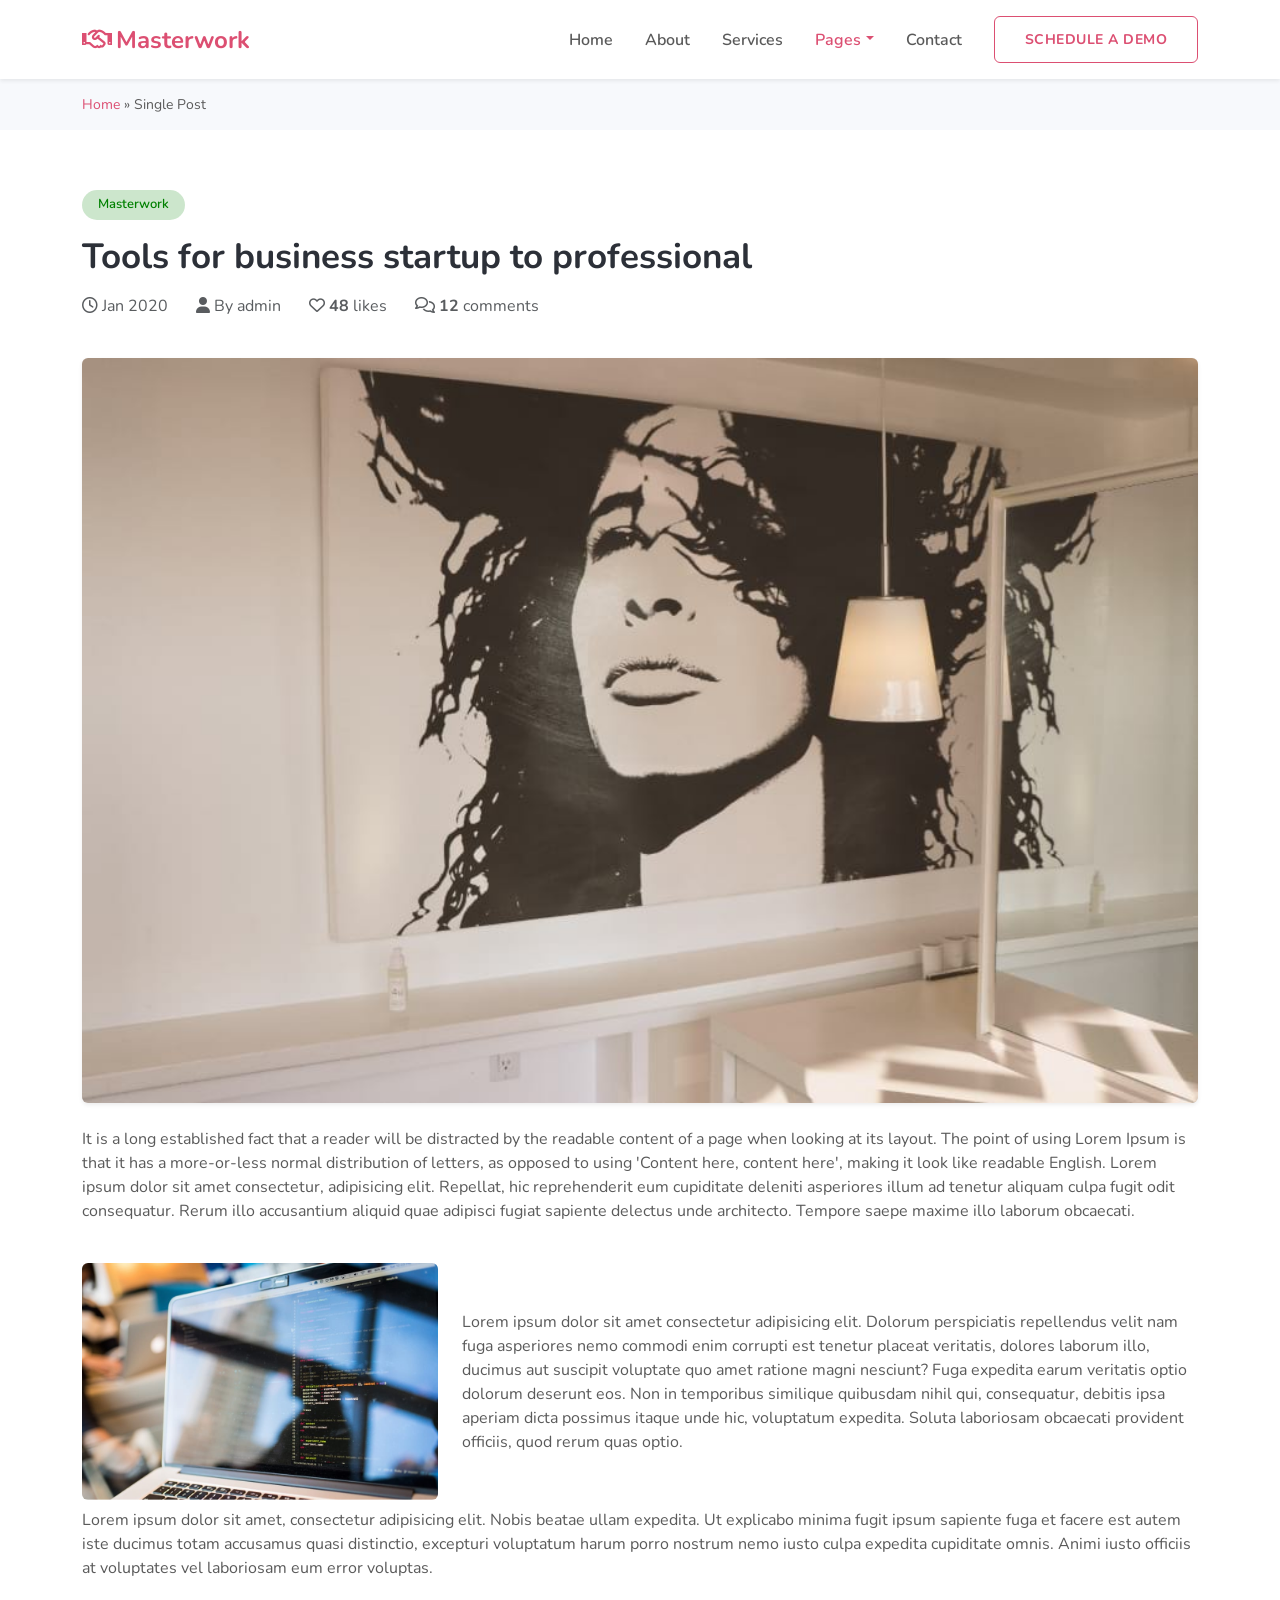
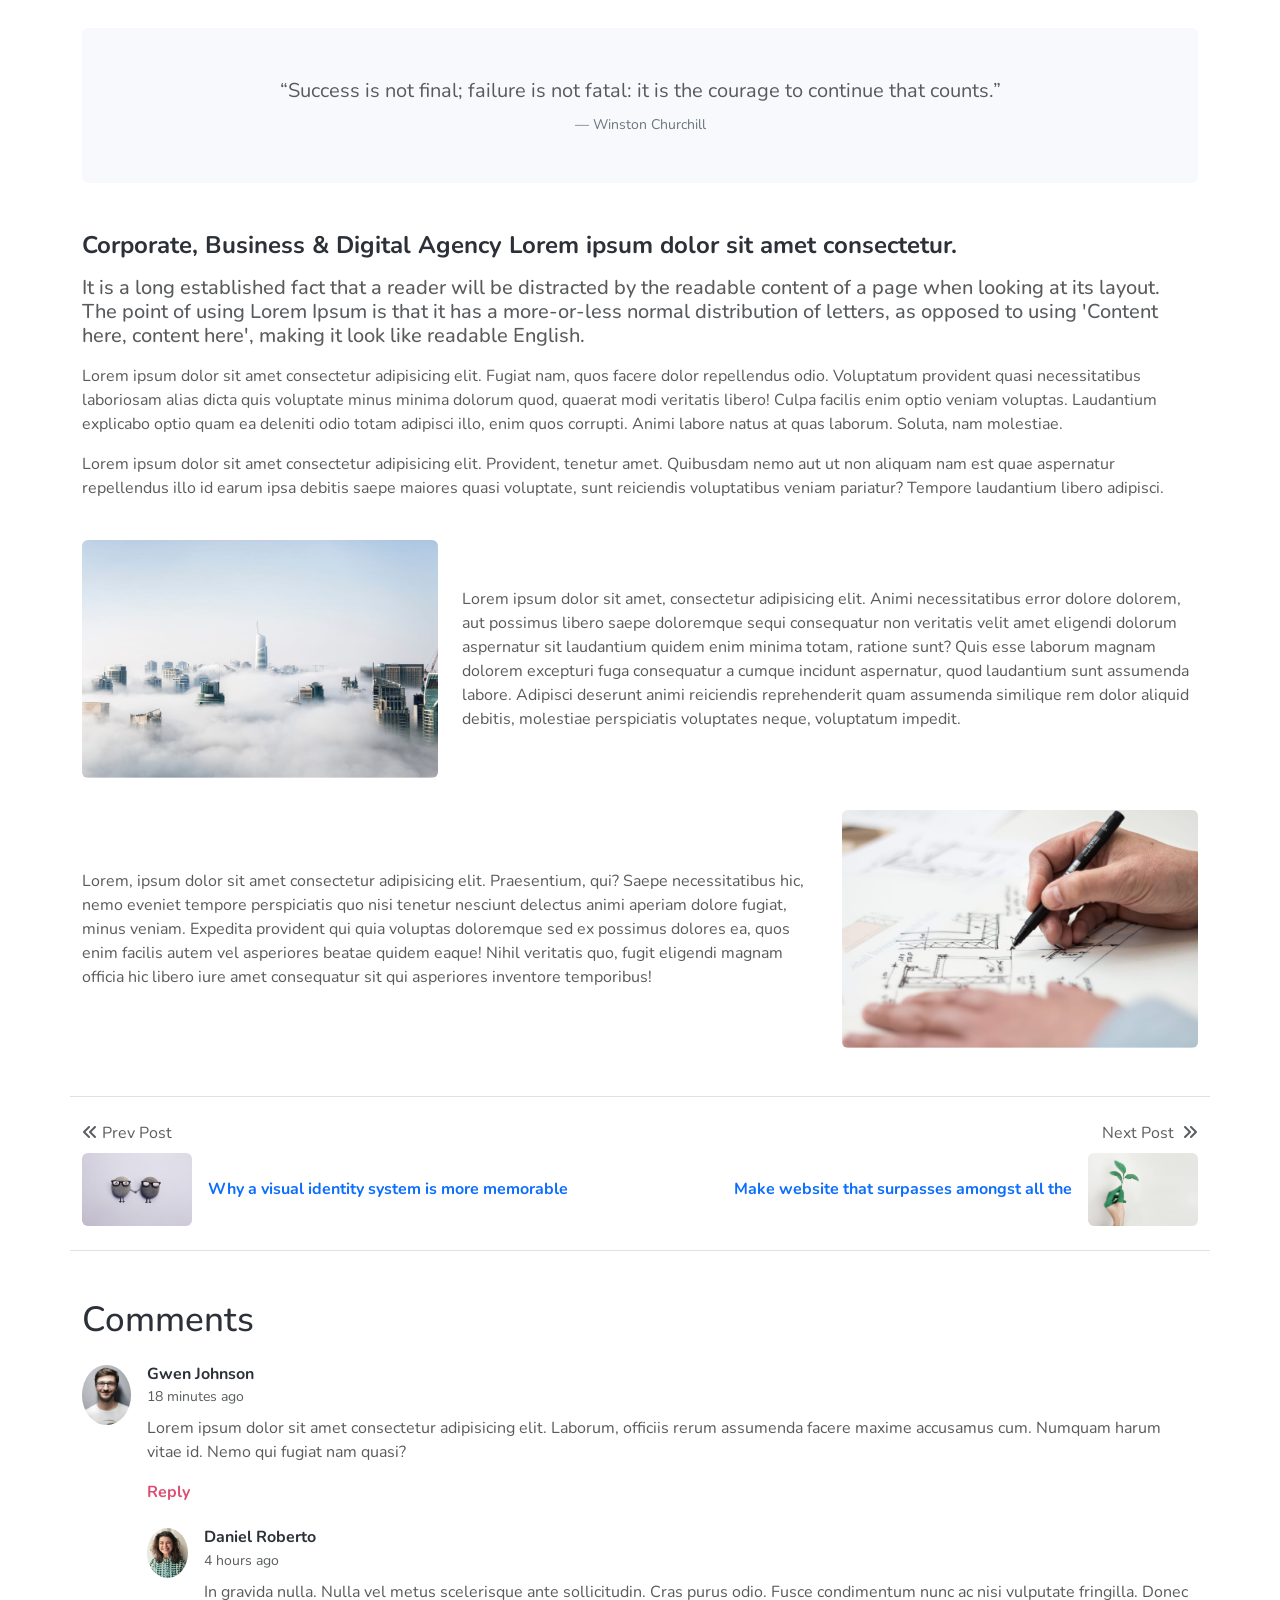
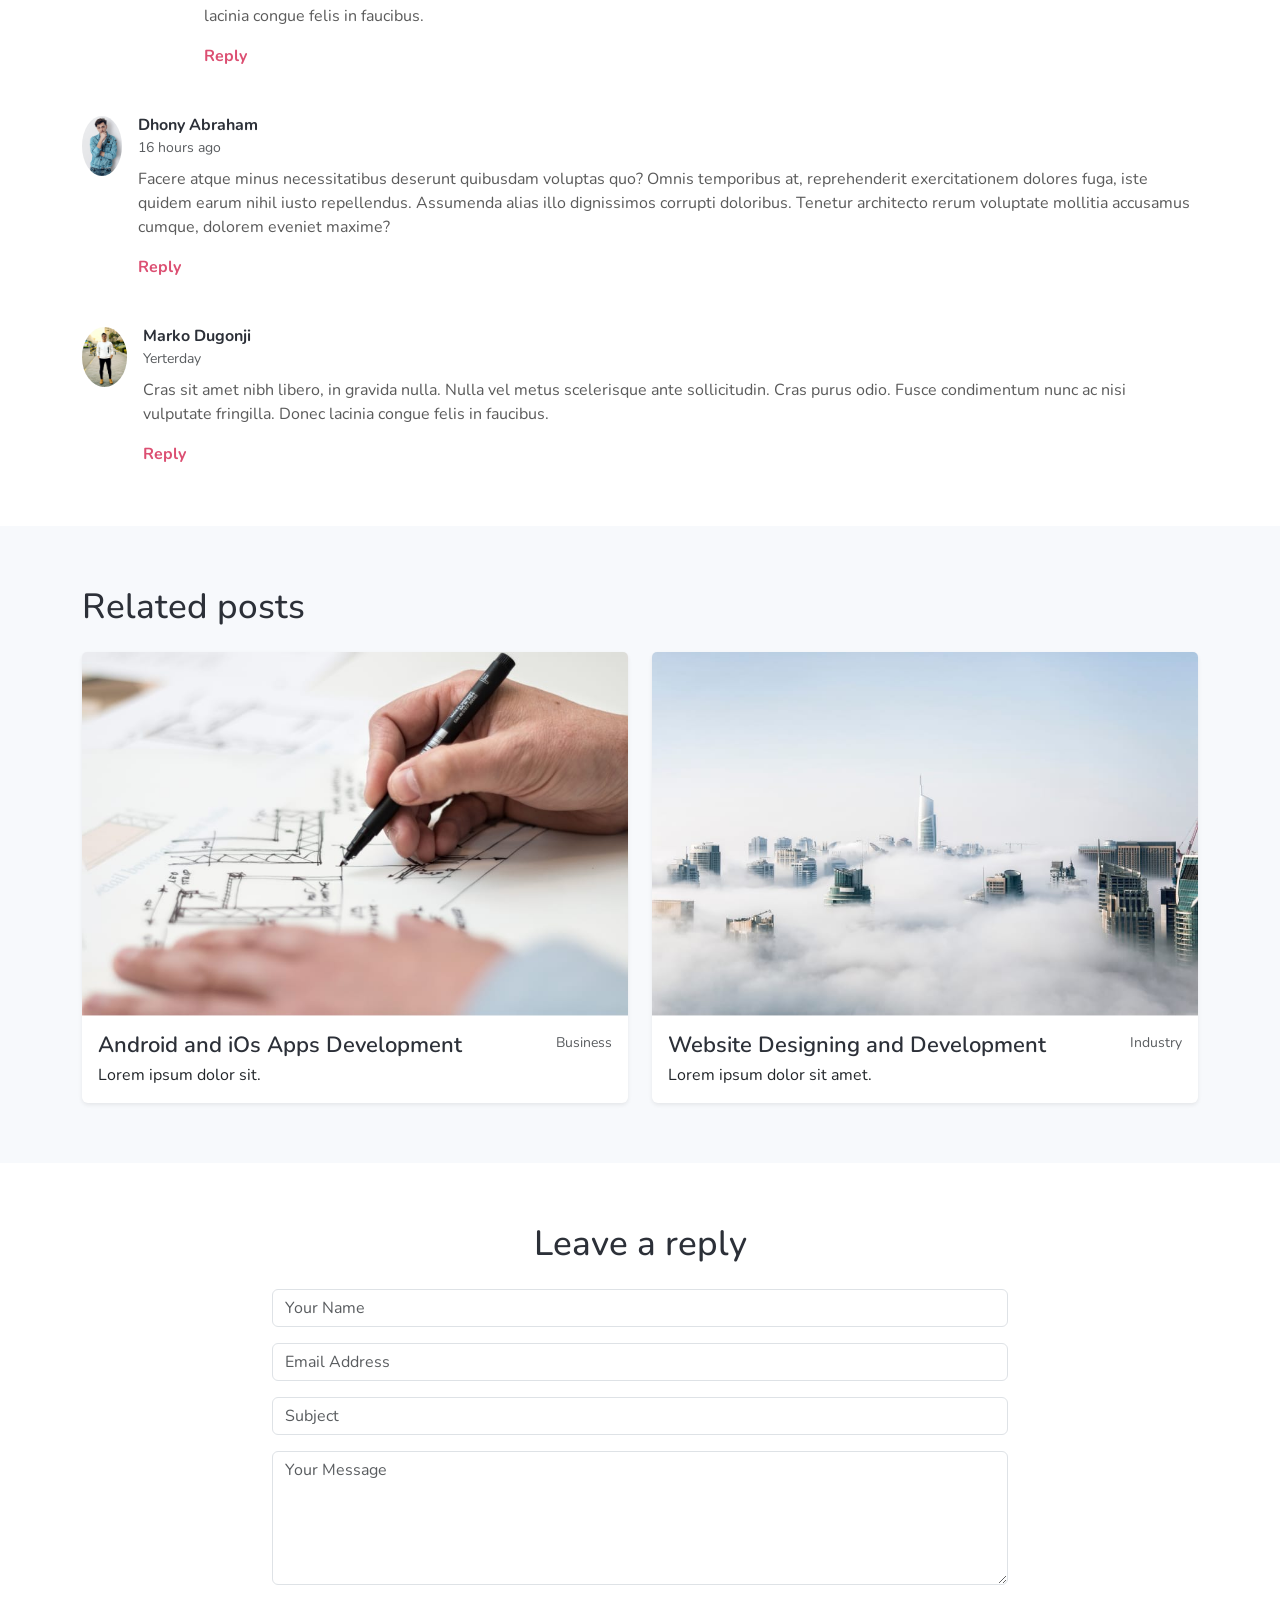
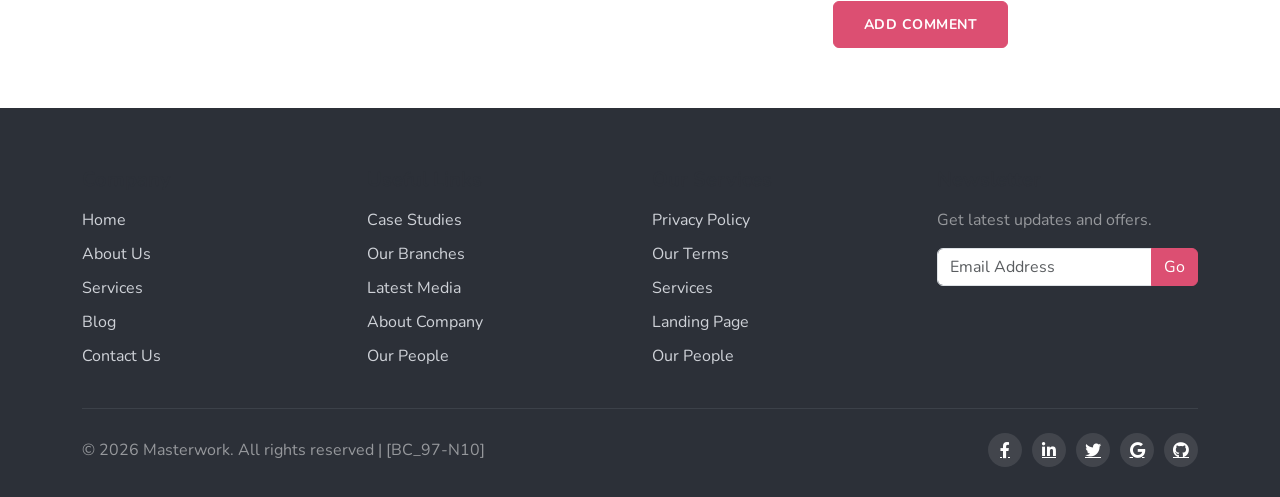
<file: blog-single.html>
<!DOCTYPE html>
<html lang="vi">
<head>
  <meta charset="UTF-8">
  <meta name="viewport" content="width=device-width, initial-scale=1">
  <title>Blog Single — Masterwork</title>
  <link href="css/bootstrap.min.css" rel="stylesheet">
  <link rel="icon" type="image/png" href="img/favicon.png">
  <link rel="preconnect" href="https://fonts.googleapis.com">
  <link rel="preconnect" href="https://fonts.gstatic.com" crossorigin>
  <link href="https://fonts.googleapis.com/css2?family=Nunito:wght@300;400;600;700;800&display=swap" rel="stylesheet">
  <link rel="stylesheet" href="css/fontawesome/all.min.css">
  <link rel="stylesheet" href="css/styles.css">
</head>
<body>

  <!-- Header -->
  <header id="header">
    <nav class="navbar navbar-expand-lg bg-white shadow-sm sticky-top py-3">
      <div class="container">
        <a class="navbar-brand fw-bold fs-4 text-primary" href="index.html">
          <i class="fa-regular fa-handshake me-1"></i>Masterwork
        </a>
        <button class="navbar-toggler" type="button" data-bs-toggle="collapse" data-bs-target="#mainNav">
          <span class="navbar-toggler-icon"></span>
        </button>
        <div class="collapse navbar-collapse" id="mainNav">
          <ul class="navbar-nav ms-auto">
            <li class="nav-item"><a class="nav-link" href="index.html">Home</a></li>
            <li class="nav-item"><a class="nav-link" href="about.html">About</a></li>
            <li class="nav-item"><a class="nav-link" href="service.html">Services</a></li>
            <li class="nav-item dropdown">
              <a class="nav-link dropdown-toggle active" href="#" role="button" data-bs-toggle="dropdown">Pages</a>
              <ul class="dropdown-menu">
                <li><a class="dropdown-item" href="blog.html">Blog posts</a></li>
                <li><a class="dropdown-item" href="blog-single.html">Blog single</a></li>
                <li><a class="dropdown-item" href="landing-single.html">Landing page</a></li>
              </ul>
            </li>
            <li class="nav-item"><a class="nav-link" href="contact.html">Contact</a></li>
          </ul>
          <a href="contact.html" class="btn btn-outline-primary btn-nav ms-lg-3">Schedule a Demo</a>
        </div>
      </div>
    </nav>
  </header>

  <!-- Breadcrumb -->
  <nav class="breadcrumbs">
    <div class="container">
      <a href="index.html">Home</a> &raquo; Single Post
    </div>
  </nav>

  <!-- Single post -->
  <section id="single-post">
    <div class="container">
      <span class="tag tag-design">Masterwork</span>
      <h2 class="section-title title-sm mt-3">Tools for business startup to professional</h2>
      <ul class="list-inline text-muted mt-3">
        <li class="list-inline-item me-4"><i class="fa-regular fa-clock me-1"></i>Jan 2020</li>
        <li class="list-inline-item me-4"><i class="fa-solid fa-user me-1"></i>By admin</li>
        <li class="list-inline-item me-4"><i class="fa-regular fa-heart me-1"></i><strong>48</strong> likes</li>
        <li class="list-inline-item"><i class="fa-regular fa-comments me-1"></i><strong>12</strong> comments</li>
      </ul>
      <img src="img/blog_b6.jpg" alt="" class="img-fluid rounded shadow-sm w-100 my-4">
      <p>It is a long established fact that a reader will be distracted by the readable content of a page when looking at its layout. The point of using Lorem Ipsum is that it has a more-or-less normal distribution of letters, as opposed to using 'Content here, content here', making it look like readable English. Lorem ipsum dolor sit amet consectetur, adipisicing elit. Repellat, hic reprehenderit eum cupiditate deleniti asperiores illum ad tenetur aliquam culpa fugit odit consequatur. Rerum illo accusantium aliquid quae adipisci fugiat sapiente delectus unde architecto. Tempore saepe maxime illo laborum obcaecati.</p>
      <div class="row g-4 my-2 align-items-center">
        <div class="col-md-4"><img src="img/blog_b1.jpg" alt="" class="img-fluid rounded"></div>
        <div class="col-md-8">
          <p class="mb-0">Lorem ipsum dolor sit amet consectetur adipisicing elit. Dolorum perspiciatis repellendus velit nam fuga asperiores nemo commodi enim corrupti est tenetur placeat veritatis, dolores laborum illo, ducimus aut suscipit voluptate quo amet ratione magni nesciunt? Fuga expedita earum veritatis optio dolorum deserunt eos. Non in temporibus similique quibusdam nihil qui, consequatur, debitis ipsa aperiam dicta possimus itaque unde hic, voluptatum expedita. Soluta laboriosam obcaecati provident officiis, quod rerum quas optio.</p>
        </div>
      </div>
      <p>Lorem ipsum dolor sit amet, consectetur adipisicing elit. Nobis beatae ullam expedita. Ut explicabo minima fugit ipsum sapiente fuga et facere est autem iste ducimus totam accusamus quasi distinctio, excepturi voluptatum harum porro nostrum nemo iusto culpa expedita cupiditate omnis. Animi iusto officiis at voluptates vel laboriosam eum error voluptas.</p>

      <!-- Quote -->
      <div class="bg-soft rounded text-center p-4 p-md-5 my-5">
        <blockquote class="blockquote mb-2">
          <q>Success is not final; failure is not fatal: it is the courage to continue that counts.</q>
        </blockquote>
        <p class="blockquote-footer mb-0 mt-2">Winston Churchill</p>
      </div>

      <!-- Post content -->
      <h4 class="fw-bold">Corporate, Business &amp; Digital Agency Lorem ipsum dolor sit amet consectetur.</h4>
      <h5 class="text-muted my-3">It is a long established fact that a reader will be distracted by the readable content of a page when looking at its layout. The point of using Lorem Ipsum is that it has a more-or-less normal distribution of letters, as opposed to using 'Content here, content here', making it look like readable English.</h5>
      <p>Lorem ipsum dolor sit amet consectetur adipisicing elit. Fugiat nam, quos facere dolor repellendus odio. Voluptatum provident quasi necessitatibus laboriosam alias dicta quis voluptate minus minima dolorum quod, quaerat modi veritatis libero! Culpa facilis enim optio veniam voluptas. Laudantium explicabo optio quam ea deleniti odio totam adipisci illo, enim quos corrupti. Animi labore natus at quas laborum. Soluta, nam molestiae.</p>
      <p>Lorem ipsum dolor sit amet consectetur adipisicing elit. Provident, tenetur amet. Quibusdam nemo aut ut non aliquam nam est quae aspernatur repellendus illo id earum ipsa debitis saepe maiores quasi voluptate, sunt reiciendis voluptatibus veniam pariatur? Tempore laudantium libero adipisci.</p>
      <div class="row g-4 my-2 align-items-center">
        <div class="col-md-4"><img src="img/blog_b2.jpg" alt="" class="img-fluid rounded"></div>
        <div class="col-md-8">
          <p class="mb-0">Lorem ipsum dolor sit amet, consectetur adipisicing elit. Animi necessitatibus error dolore dolorem, aut possimus libero saepe doloremque sequi consequatur non veritatis velit amet eligendi dolorum aspernatur sit laudantium quidem enim minima totam, ratione sunt? Quis esse laborum magnam dolorem excepturi fuga consequatur a cumque incidunt aspernatur, quod laudantium sunt assumenda labore. Adipisci deserunt animi reiciendis reprehenderit quam assumenda similique rem dolor aliquid debitis, molestiae perspiciatis voluptates neque, voluptatum impedit.</p>
        </div>
      </div>
      <div class="row g-4 my-2 align-items-center">
        <div class="col-md-8">
          <p class="mb-0">Lorem, ipsum dolor sit amet consectetur adipisicing elit. Praesentium, qui? Saepe necessitatibus hic, nemo eveniet tempore perspiciatis quo nisi tenetur nesciunt delectus animi aperiam dolore fugiat, minus veniam. Expedita provident qui quia voluptas doloremque sed ex possimus dolores ea, quos enim facilis autem vel asperiores beatae quidem eaque! Nihil veritatis quo, fugit eligendi magnam officia hic libero iure amet consequatur sit qui asperiores inventore temporibus!</p>
        </div>
        <div class="col-md-4"><img src="img/blog_b3.jpg" alt="" class="img-fluid rounded"></div>
      </div>

      <!-- Post navigation -->
      <div class="row border-top border-bottom py-4 my-5">
        <div class="col-6">
          <span class="text-muted d-block mb-2"><i class="fa-solid fa-angles-left me-1"></i>Prev Post</span>
          <a href="#" class="text-decoration-none d-flex align-items-center">
            <img src="img/blog_b9.jpg" alt="" width="110" class="rounded d-none d-md-block me-3">
            <span class="fw-bold">Why a visual identity system is more memorable</span>
          </a>
        </div>
        <div class="col-6 text-end">
          <span class="text-muted d-block mb-2">Next Post <i class="fa-solid fa-angles-right ms-1"></i></span>
          <a href="#" class="text-decoration-none d-flex align-items-center justify-content-end">
            <span class="fw-bold">Make website that surpasses amongst all the</span>
            <img src="img/blog_b5.jpg" alt="" width="110" class="rounded d-none d-md-block ms-3">
          </a>
        </div>
      </div>

      <!-- Comments -->
      <h3 class="title-sm">Comments</h3>
      <div class="d-flex mt-4">
        <img src="img/team1.jpg" alt="Gwen Johnson" class="rounded-circle me-3" width="60" height="60">
        <div>
          <h6 class="fw-bold mb-0">Gwen Johnson</h6>
          <small class="text-muted">18 minutes ago</small>
          <p class="mt-2">Lorem ipsum dolor sit amet consectetur adipisicing elit. Laborum, officiis rerum assumenda facere maxime accusamus cum. Numquam harum vitae id. Nemo qui fugiat nam quasi?</p>
          <a href="#reply-form" class="text-primary text-decoration-none fw-bold">Reply</a>
          <div class="d-flex mt-4">
            <img src="img/team2.jpg" alt="Daniel Roberto" class="rounded-circle me-3" width="50" height="50">
            <div>
              <h6 class="fw-bold mb-0">Daniel Roberto</h6>
              <small class="text-muted">4 hours ago</small>
              <p class="mt-2">In gravida nulla. Nulla vel metus scelerisque ante sollicitudin. Cras purus odio. Fusce condimentum nunc ac nisi vulputate fringilla. Donec lacinia congue felis in faucibus.</p>
              <a href="#reply-form" class="text-primary text-decoration-none fw-bold">Reply</a>
            </div>
          </div>
        </div>
      </div>
      <div class="d-flex mt-5">
        <img src="img/team3.jpg" alt="Dhony Abraham" class="rounded-circle me-3" width="60" height="60">
        <div>
          <h6 class="fw-bold mb-0">Dhony Abraham</h6>
          <small class="text-muted">16 hours ago</small>
          <p class="mt-2">Facere atque minus necessitatibus deserunt quibusdam voluptas quo? Omnis temporibus at, reprehenderit exercitationem dolores fuga, iste quidem earum nihil iusto repellendus. Assumenda alias illo dignissimos corrupti doloribus. Tenetur architecto rerum voluptate mollitia accusamus cumque, dolorem eveniet maxime?</p>
          <a href="#reply-form" class="text-primary text-decoration-none fw-bold">Reply</a>
        </div>
      </div>
      <div class="d-flex mt-5">
        <img src="img/team4.jpg" alt="Marko Dugonji" class="rounded-circle me-3" width="60" height="60">
        <div>
          <h6 class="fw-bold mb-0">Marko Dugonji</h6>
          <small class="text-muted">Yerterday</small>
          <p class="mt-2">Cras sit amet nibh libero, in gravida nulla. Nulla vel metus scelerisque ante sollicitudin. Cras purus odio. Fusce condimentum nunc ac nisi vulputate fringilla. Donec lacinia congue felis in faucibus.</p>
          <a href="#reply-form" class="text-primary text-decoration-none fw-bold">Reply</a>
        </div>
      </div>
    </div>
  </section>

  <!-- Related posts -->
  <section id="related-posts" class="bg-soft">
    <div class="container">
      <h3 class="title-sm mb-4">Related posts</h3>
      <div class="row g-4">
        <div class="col-sm-6">
          <div class="card h-100 border-0 shadow-sm">
            <a href="#"><img src="img/blog_b3.jpg" alt="" class="card-img-top"></a>
            <div class="card-body d-flex justify-content-between align-items-start">
              <div>
                <h5 class="fw-bold mb-1"><a href="#" class="news-title">Android and iOs Apps Development</a></h5>
                <p class="mb-0">Lorem ipsum dolor sit.</p>
              </div>
              <small class="text-muted">Business</small>
            </div>
          </div>
        </div>
        <div class="col-sm-6">
          <div class="card h-100 border-0 shadow-sm">
            <a href="#"><img src="img/blog_b2.jpg" alt="" class="card-img-top"></a>
            <div class="card-body d-flex justify-content-between align-items-start">
              <div>
                <h5 class="fw-bold mb-1"><a href="#" class="news-title">Website Designing and Development</a></h5>
                <p class="mb-0">Lorem ipsum dolor sit amet.</p>
              </div>
              <small class="text-muted">Industry</small>
            </div>
          </div>
        </div>
      </div>
    </div>
  </section>

  <!-- Leave a reply -->
  <section id="reply-form">
    <div class="container">
      <div class="row">
        <div class="col-lg-8 mx-auto">
          <h3 class="title-sm text-center mb-4">Leave a reply</h3>
          <form>
            <input type="text" class="form-control mb-3" placeholder="Your Name">
            <input type="email" class="form-control mb-3" placeholder="Email Address">
            <input type="text" class="form-control mb-3" placeholder="Subject">
            <textarea class="form-control mb-3" rows="5" placeholder="Your Message"></textarea>
            <div class="text-end">
              <button type="submit" class="btn btn-primary btn-up">Add Comment</button>
            </div>
          </form>
        </div>
      </div>
    </div>
  </section>

  <!-- Footer -->
  <footer id="footer" class="text-white">
    <div class="container">
      <div class="row g-4">
        <div class="col-lg-3 col-md-6">
          <h5 class="fw-bold mb-3">Company</h5>
          <ul class="list-unstyled footer-links">
            <li><a href="index.html">Home</a></li>
            <li><a href="about.html">About Us</a></li>
            <li><a href="service.html">Services</a></li>
            <li><a href="blog.html">Blog</a></li>
            <li><a href="contact.html">Contact Us</a></li>
          </ul>
        </div>
        <div class="col-lg-3 col-md-6">
          <h5 class="fw-bold mb-3">Useful Links</h5>
          <ul class="list-unstyled footer-links">
            <li><a href="#">Case Studies</a></li>
            <li><a href="#">Our Branches</a></li>
            <li><a href="#">Latest Media</a></li>
            <li><a href="#">About Company</a></li>
            <li><a href="#">Our People</a></li>
          </ul>
        </div>
        <div class="col-lg-3 col-md-6">
          <h5 class="fw-bold mb-3">Our Services</h5>
          <ul class="list-unstyled footer-links">
            <li><a href="#">Privacy Policy</a></li>
            <li><a href="#">Our Terms</a></li>
            <li><a href="#">Services</a></li>
            <li><a href="#">Landing Page</a></li>
            <li><a href="#">Our People</a></li>
          </ul>
        </div>
        <div class="col-lg-3 col-md-6">
          <h5 class="fw-bold mb-3">Newsletter</h5>
          <p class="text-white-50">Get latest updates and offers.</p>
          <div class="input-group">
            <input type="email" class="form-control" placeholder="Email Address">
            <button class="btn btn-primary" type="button">Go</button>
          </div>
        </div>
      </div>
      <hr class="border-secondary my-4">
      <div class="d-flex flex-column flex-md-row justify-content-between align-items-center">
        <p class="mb-0 text-white-50">&copy; 2026 Masterwork. All rights reserved | [BC_97-N10]</p>
        <div class="footer-social mt-3 mt-md-0">
          <a href="#"><i class="fa-brands fa-facebook-f"></i></a>
          <a href="#"><i class="fa-brands fa-linkedin-in"></i></a>
          <a href="#"><i class="fa-brands fa-twitter"></i></a>
          <a href="#"><i class="fa-brands fa-google"></i></a>
          <a href="#"><i class="fa-brands fa-github"></i></a>
        </div>
      </div>
    </div>
  </footer>

  <script src="js/bootstrap.bundle.min.js"></script>
  <script src="js/index.js"></script>
</body>
</html>
</file>
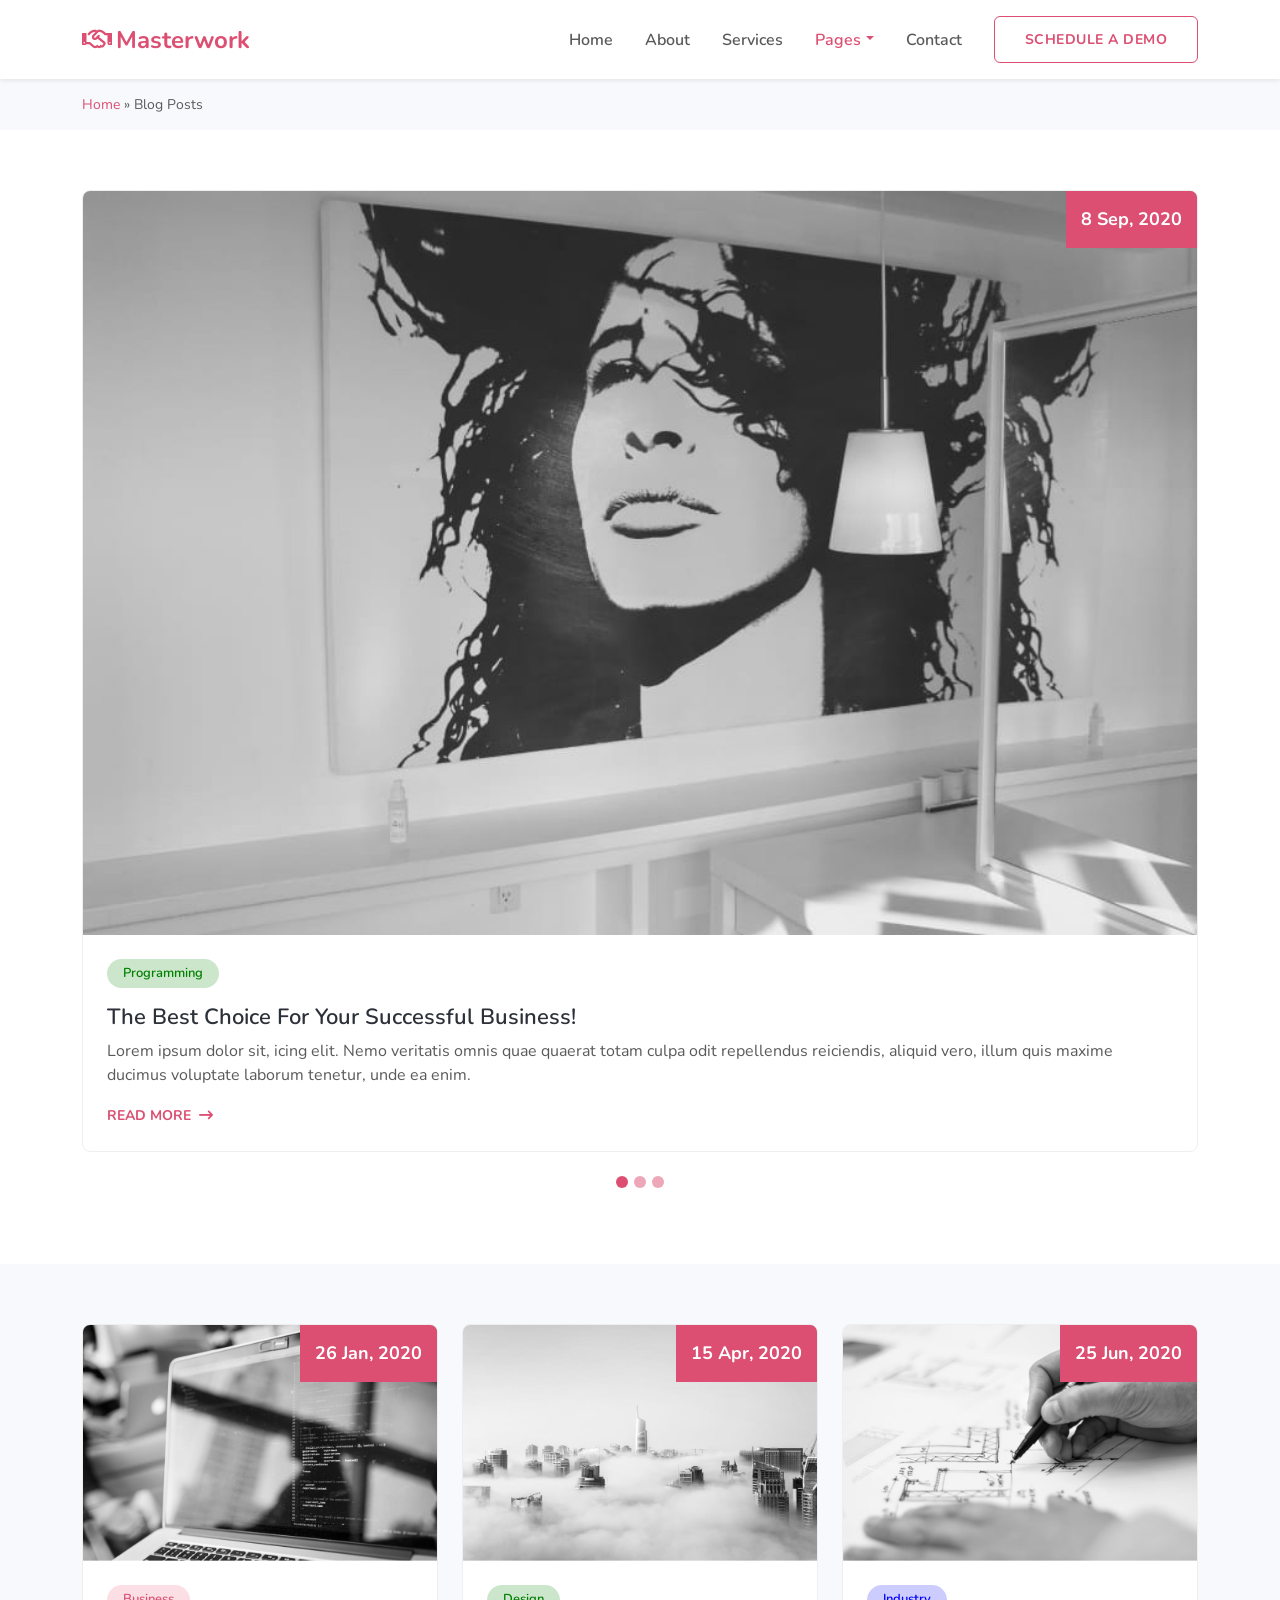
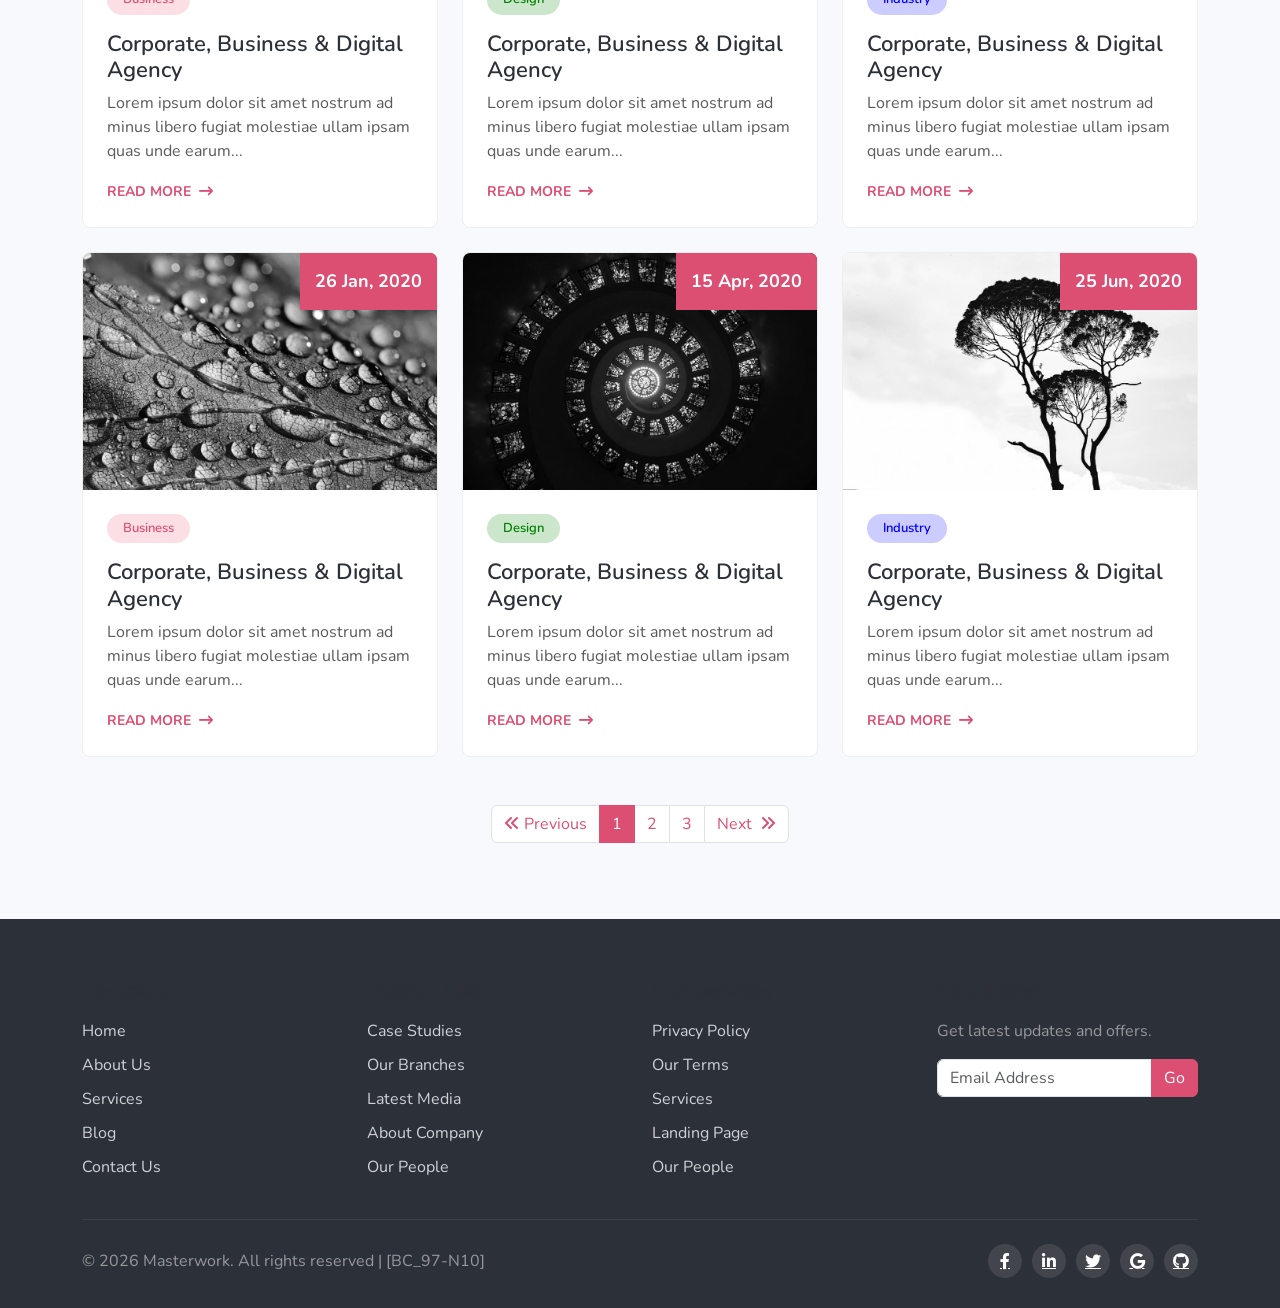
<file: blog.html>
<!DOCTYPE html>
<html lang="vi">
<head>
  <meta charset="UTF-8">
  <meta name="viewport" content="width=device-width, initial-scale=1">
  <title>Blog — Masterwork</title>
  <link href="css/bootstrap.min.css" rel="stylesheet">
  <link rel="icon" type="image/png" href="img/favicon.png">
  <link rel="preconnect" href="https://fonts.googleapis.com">
  <link rel="preconnect" href="https://fonts.gstatic.com" crossorigin>
  <link href="https://fonts.googleapis.com/css2?family=Nunito:wght@300;400;600;700;800&display=swap" rel="stylesheet">
  <link rel="stylesheet" href="css/fontawesome/all.min.css">
  <link rel="stylesheet" href="css/styles.css">
</head>
<body>

  <!-- Header -->
  <header id="header">
    <nav class="navbar navbar-expand-lg bg-white shadow-sm sticky-top py-3">
      <div class="container">
        <a class="navbar-brand fw-bold fs-4 text-primary" href="index.html">
          <i class="fa-regular fa-handshake me-1"></i>Masterwork
        </a>
        <button class="navbar-toggler" type="button" data-bs-toggle="collapse" data-bs-target="#mainNav">
          <span class="navbar-toggler-icon"></span>
        </button>
        <div class="collapse navbar-collapse" id="mainNav">
          <ul class="navbar-nav ms-auto">
            <li class="nav-item"><a class="nav-link" href="index.html">Home</a></li>
            <li class="nav-item"><a class="nav-link" href="about.html">About</a></li>
            <li class="nav-item"><a class="nav-link" href="service.html">Services</a></li>
            <li class="nav-item dropdown">
              <a class="nav-link dropdown-toggle active" href="#" role="button" data-bs-toggle="dropdown">Pages</a>
              <ul class="dropdown-menu">
                <li><a class="dropdown-item" href="blog.html">Blog posts</a></li>
                <li><a class="dropdown-item" href="blog-single.html">Blog single</a></li>
                <li><a class="dropdown-item" href="landing-single.html">Landing page</a></li>
              </ul>
            </li>
            <li class="nav-item"><a class="nav-link" href="contact.html">Contact</a></li>
          </ul>
          <a href="contact.html" class="btn btn-outline-primary btn-nav ms-lg-3">Schedule a Demo</a>
        </div>
      </div>
    </nav>
  </header>

  <!-- Breadcrumb -->
  <nav class="breadcrumbs">
    <div class="container">
      <a href="index.html">Home</a> &raquo; Blog Posts
    </div>
  </nav>

  <!-- Featured posts -->
  <section id="featured">
    <div class="container">
      <div id="featuredCarousel" class="carousel slide" data-bs-ride="carousel">
        <div class="carousel-inner">
          <div class="carousel-item active">
            <div class="news-card">
              <div class="position-relative">
                <a href="blog-single.html"><img src="img/blog_b6.jpg" alt="" class="img-fluid w-100"></a>
                <span class="date-badge">8 Sep, 2020</span>
              </div>
              <div class="p-4">
                <span class="tag tag-design">Programming</span>
                <h5 class="mt-3"><a href="blog-single.html" class="news-title">The Best Choice For Your Successful Business!</a></h5>
                <p>Lorem ipsum dolor sit, icing elit. Nemo veritatis omnis quae quaerat totam culpa odit repellendus reiciendis, aliquid vero, illum quis maxime ducimus voluptate laborum tenetur, unde ea enim.</p>
                <a href="blog-single.html" class="know-more">Read More <i class="fa-solid fa-arrow-right-long ms-1"></i></a>
              </div>
            </div>
          </div>
          <div class="carousel-item">
            <div class="news-card">
              <div class="position-relative">
                <a href="blog-single.html"><img src="img/blog_b5.jpg" alt="" class="img-fluid w-100"></a>
                <span class="date-badge">8 Sep, 2020</span>
              </div>
              <div class="p-4">
                <span class="tag tag-industry">Industry</span>
                <h5 class="mt-3"><a href="blog-single.html" class="news-title">The Best Choice For Your Successful Business!</a></h5>
                <p>Lorem ipsum dolor sit, icing elit. Nemo veritatis omnis quae quaerat totam culpa odit repellendus reiciendis, aliquid vero, illum quis maxime ducimus voluptate laborum tenetur, unde ea enim.</p>
                <a href="blog-single.html" class="know-more">Read More <i class="fa-solid fa-arrow-right-long ms-1"></i></a>
              </div>
            </div>
          </div>
          <div class="carousel-item">
            <div class="news-card">
              <div class="position-relative">
                <a href="blog-single.html"><img src="img/blog_b9.jpg" alt="" class="img-fluid w-100"></a>
                <span class="date-badge">8 Sep, 2020</span>
              </div>
              <div class="p-4">
                <span class="tag tag-business">Design</span>
                <h5 class="mt-3"><a href="blog-single.html" class="news-title">The Best Choice For Your Successful Business!</a></h5>
                <p>Lorem ipsum dolor sit, icing elit. Nemo veritatis omnis quae quaerat totam culpa odit repellendus reiciendis, aliquid vero, illum quis maxime ducimus voluptate laborum tenetur, unde ea enim.</p>
                <a href="blog-single.html" class="know-more">Read More <i class="fa-solid fa-arrow-right-long ms-1"></i></a>
              </div>
            </div>
          </div>
        </div>
        <div class="carousel-indicators position-static mt-4">
          <button type="button" data-bs-target="#featuredCarousel" data-bs-slide-to="0" class="active"></button>
          <button type="button" data-bs-target="#featuredCarousel" data-bs-slide-to="1"></button>
          <button type="button" data-bs-target="#featuredCarousel" data-bs-slide-to="2"></button>
        </div>
      </div>
    </div>
  </section>

  <!-- Blog grid -->
  <section id="blog-grid" class="bg-soft">
    <div class="container">
      <div class="row g-4">
        <div class="col-lg-4 col-md-6">
          <div class="news-card h-100">
            <div class="position-relative">
              <a href="blog-single.html"><img src="img/blog_b1.jpg" alt="" class="img-fluid w-100"></a>
              <span class="date-badge">26 Jan, 2020</span>
            </div>
            <div class="p-4">
              <span class="tag tag-business">Business</span>
              <h5 class="mt-3"><a href="blog-single.html" class="news-title">Corporate, Business &amp; Digital Agency</a></h5>
              <p>Lorem ipsum dolor sit amet nostrum ad minus libero fugiat molestiae ullam ipsam quas unde earum...</p>
              <a href="blog-single.html" class="know-more">Read More <i class="fa-solid fa-arrow-right-long ms-1"></i></a>
            </div>
          </div>
        </div>
        <div class="col-lg-4 col-md-6">
          <div class="news-card h-100">
            <div class="position-relative">
              <a href="blog-single.html"><img src="img/blog_b2.jpg" alt="" class="img-fluid w-100"></a>
              <span class="date-badge">15 Apr, 2020</span>
            </div>
            <div class="p-4">
              <span class="tag tag-design">Design</span>
              <h5 class="mt-3"><a href="blog-single.html" class="news-title">Corporate, Business &amp; Digital Agency</a></h5>
              <p>Lorem ipsum dolor sit amet nostrum ad minus libero fugiat molestiae ullam ipsam quas unde earum...</p>
              <a href="blog-single.html" class="know-more">Read More <i class="fa-solid fa-arrow-right-long ms-1"></i></a>
            </div>
          </div>
        </div>
        <div class="col-lg-4 col-md-6">
          <div class="news-card h-100">
            <div class="position-relative">
              <a href="blog-single.html"><img src="img/blog_b3.jpg" alt="" class="img-fluid w-100"></a>
              <span class="date-badge">25 Jun, 2020</span>
            </div>
            <div class="p-4">
              <span class="tag tag-industry">Industry</span>
              <h5 class="mt-3"><a href="blog-single.html" class="news-title">Corporate, Business &amp; Digital Agency</a></h5>
              <p>Lorem ipsum dolor sit amet nostrum ad minus libero fugiat molestiae ullam ipsam quas unde earum...</p>
              <a href="blog-single.html" class="know-more">Read More <i class="fa-solid fa-arrow-right-long ms-1"></i></a>
            </div>
          </div>
        </div>
        <div class="col-lg-4 col-md-6">
          <div class="news-card h-100">
            <div class="position-relative">
              <a href="blog-single.html"><img src="img/blog_b4.jpg" alt="" class="img-fluid w-100"></a>
              <span class="date-badge">26 Jan, 2020</span>
            </div>
            <div class="p-4">
              <span class="tag tag-business">Business</span>
              <h5 class="mt-3"><a href="blog-single.html" class="news-title">Corporate, Business &amp; Digital Agency</a></h5>
              <p>Lorem ipsum dolor sit amet nostrum ad minus libero fugiat molestiae ullam ipsam quas unde earum...</p>
              <a href="blog-single.html" class="know-more">Read More <i class="fa-solid fa-arrow-right-long ms-1"></i></a>
            </div>
          </div>
        </div>
        <div class="col-lg-4 col-md-6">
          <div class="news-card h-100">
            <div class="position-relative">
              <a href="blog-single.html"><img src="img/blog_b7.jpg" alt="" class="img-fluid w-100"></a>
              <span class="date-badge">15 Apr, 2020</span>
            </div>
            <div class="p-4">
              <span class="tag tag-design">Design</span>
              <h5 class="mt-3"><a href="blog-single.html" class="news-title">Corporate, Business &amp; Digital Agency</a></h5>
              <p>Lorem ipsum dolor sit amet nostrum ad minus libero fugiat molestiae ullam ipsam quas unde earum...</p>
              <a href="blog-single.html" class="know-more">Read More <i class="fa-solid fa-arrow-right-long ms-1"></i></a>
            </div>
          </div>
        </div>
        <div class="col-lg-4 col-md-6">
          <div class="news-card h-100">
            <div class="position-relative">
              <a href="blog-single.html"><img src="img/blog_b8.jpg" alt="" class="img-fluid w-100"></a>
              <span class="date-badge">25 Jun, 2020</span>
            </div>
            <div class="p-4">
              <span class="tag tag-industry">Industry</span>
              <h5 class="mt-3"><a href="blog-single.html" class="news-title">Corporate, Business &amp; Digital Agency</a></h5>
              <p>Lorem ipsum dolor sit amet nostrum ad minus libero fugiat molestiae ullam ipsam quas unde earum...</p>
              <a href="blog-single.html" class="know-more">Read More <i class="fa-solid fa-arrow-right-long ms-1"></i></a>
            </div>
          </div>
        </div>
      </div>
      <ul class="pagination justify-content-center mt-5">
        <li class="page-item"><a class="page-link" href="blog.html"><i class="fa-solid fa-angles-left me-1"></i>Previous</a></li>
        <li class="page-item active"><a class="page-link" href="blog.html">1</a></li>
        <li class="page-item"><a class="page-link" href="blog.html">2</a></li>
        <li class="page-item"><a class="page-link" href="blog.html">3</a></li>
        <li class="page-item"><a class="page-link" href="blog.html">Next <i class="fa-solid fa-angles-right ms-1"></i></a></li>
      </ul>
    </div>
  </section>

  <!-- Footer -->
  <footer id="footer" class="text-white">
    <div class="container">
      <div class="row g-4">
        <div class="col-lg-3 col-md-6">
          <h5 class="fw-bold mb-3">Company</h5>
          <ul class="list-unstyled footer-links">
            <li><a href="index.html">Home</a></li>
            <li><a href="about.html">About Us</a></li>
            <li><a href="service.html">Services</a></li>
            <li><a href="blog.html">Blog</a></li>
            <li><a href="contact.html">Contact Us</a></li>
          </ul>
        </div>
        <div class="col-lg-3 col-md-6">
          <h5 class="fw-bold mb-3">Useful Links</h5>
          <ul class="list-unstyled footer-links">
            <li><a href="#">Case Studies</a></li>
            <li><a href="#">Our Branches</a></li>
            <li><a href="#">Latest Media</a></li>
            <li><a href="#">About Company</a></li>
            <li><a href="#">Our People</a></li>
          </ul>
        </div>
        <div class="col-lg-3 col-md-6">
          <h5 class="fw-bold mb-3">Our Services</h5>
          <ul class="list-unstyled footer-links">
            <li><a href="#">Privacy Policy</a></li>
            <li><a href="#">Our Terms</a></li>
            <li><a href="#">Services</a></li>
            <li><a href="#">Landing Page</a></li>
            <li><a href="#">Our People</a></li>
          </ul>
        </div>
        <div class="col-lg-3 col-md-6">
          <h5 class="fw-bold mb-3">Newsletter</h5>
          <p class="text-white-50">Get latest updates and offers.</p>
          <div class="input-group">
            <input type="email" class="form-control" placeholder="Email Address">
            <button class="btn btn-primary" type="button">Go</button>
          </div>
        </div>
      </div>
      <hr class="border-secondary my-4">
      <div class="d-flex flex-column flex-md-row justify-content-between align-items-center">
        <p class="mb-0 text-white-50">&copy; 2026 Masterwork. All rights reserved | [BC_97-N10]</p>
        <div class="footer-social mt-3 mt-md-0">
          <a href="#"><i class="fa-brands fa-facebook-f"></i></a>
          <a href="#"><i class="fa-brands fa-linkedin-in"></i></a>
          <a href="#"><i class="fa-brands fa-twitter"></i></a>
          <a href="#"><i class="fa-brands fa-google"></i></a>
          <a href="#"><i class="fa-brands fa-github"></i></a>
        </div>
      </div>
    </div>
  </footer>

  <script src="js/bootstrap.bundle.min.js"></script>
  <script src="js/index.js"></script>
</body>
</html>
</file>
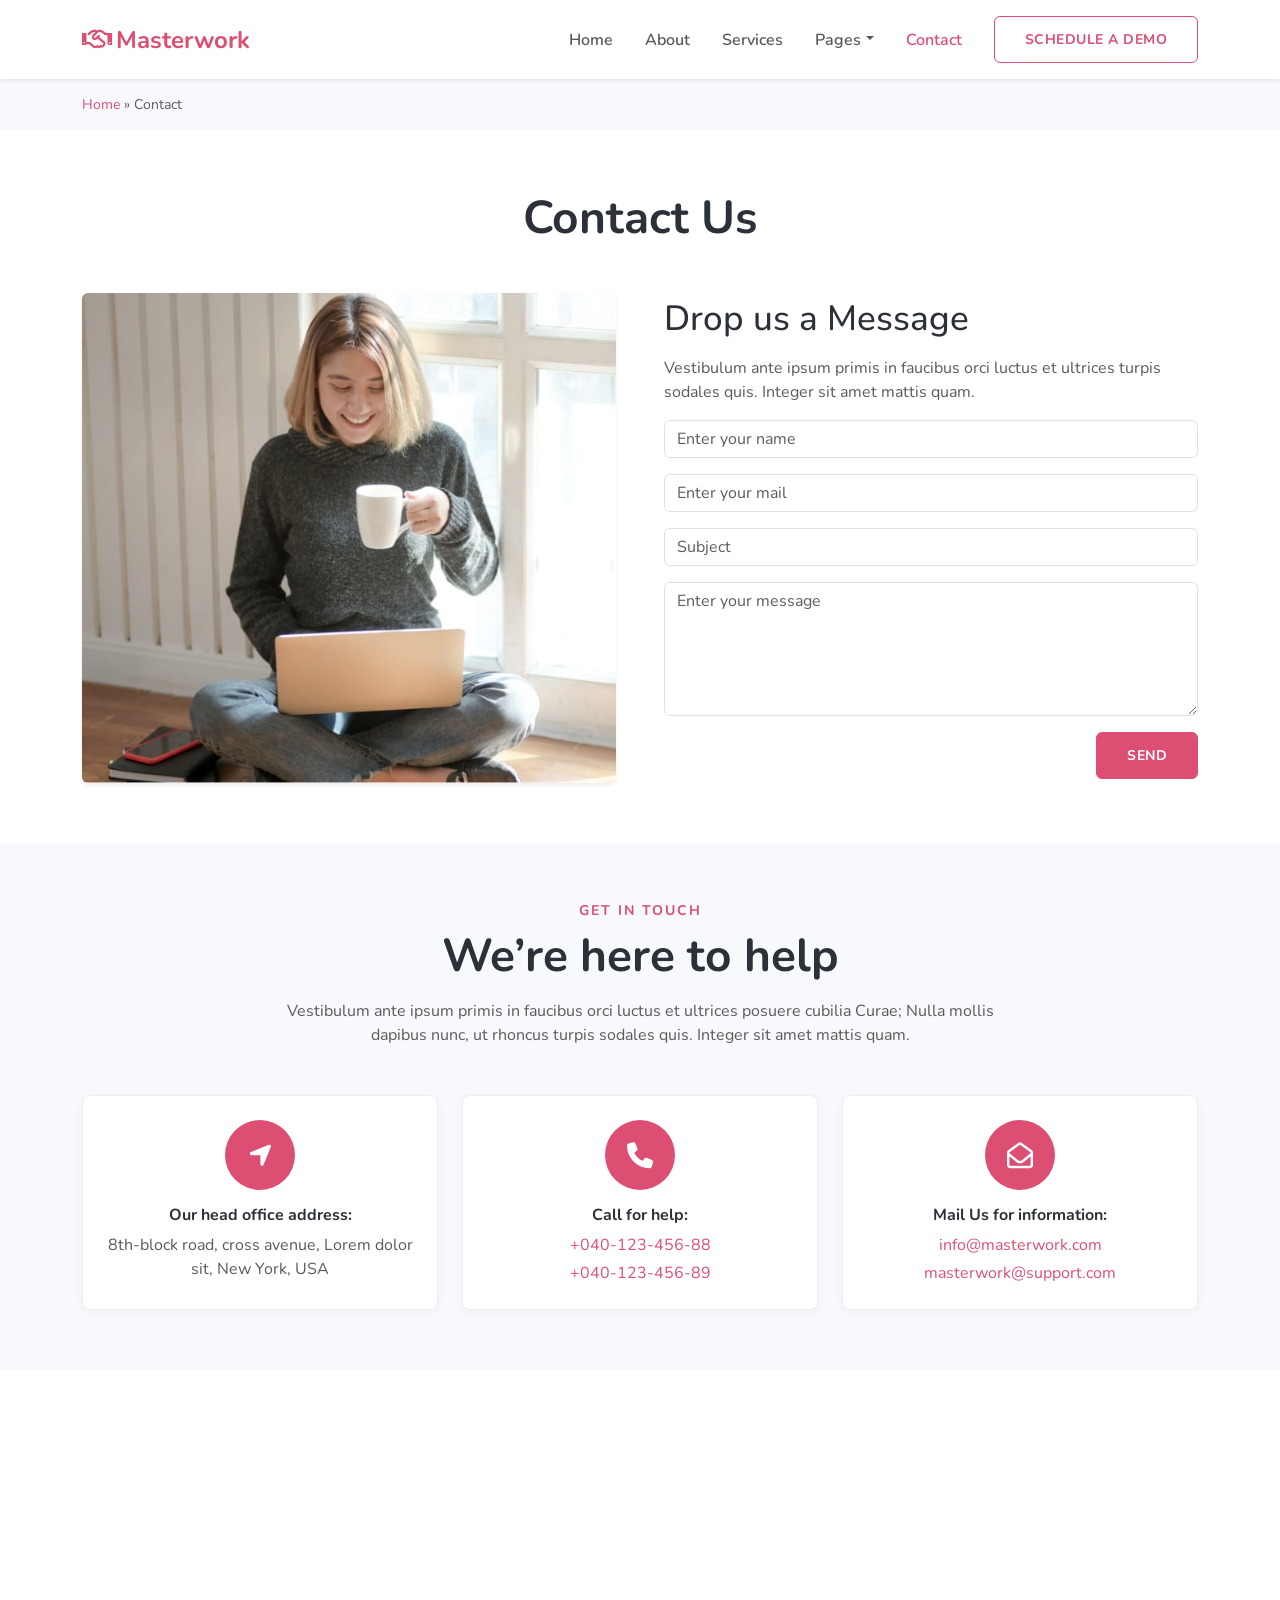
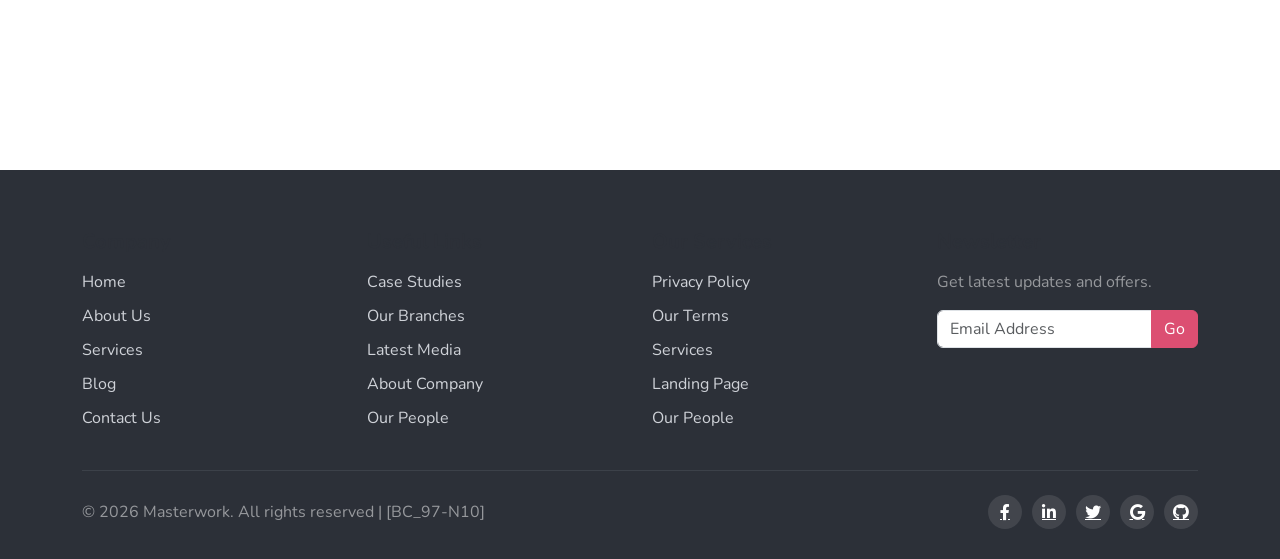
<file: contact.html>
<!DOCTYPE html>
<html lang="vi">
<head>
  <meta charset="UTF-8">
  <meta name="viewport" content="width=device-width, initial-scale=1">
  <title>Contact — Masterwork</title>
  <link href="css/bootstrap.min.css" rel="stylesheet">
  <link rel="icon" type="image/png" href="img/favicon.png">
  <link rel="preconnect" href="https://fonts.googleapis.com">
  <link rel="preconnect" href="https://fonts.gstatic.com" crossorigin>
  <link href="https://fonts.googleapis.com/css2?family=Nunito:wght@300;400;600;700;800&display=swap" rel="stylesheet">
  <link rel="stylesheet" href="css/fontawesome/all.min.css">
  <link rel="stylesheet" href="css/styles.css">
</head>
<body>

  <!-- Header -->
  <header id="header">
    <nav class="navbar navbar-expand-lg bg-white shadow-sm sticky-top py-3">
      <div class="container">
        <a class="navbar-brand fw-bold fs-4 text-primary" href="index.html">
          <i class="fa-regular fa-handshake me-1"></i>Masterwork
        </a>
        <button class="navbar-toggler" type="button" data-bs-toggle="collapse" data-bs-target="#mainNav">
          <span class="navbar-toggler-icon"></span>
        </button>
        <div class="collapse navbar-collapse" id="mainNav">
          <ul class="navbar-nav ms-auto">
            <li class="nav-item"><a class="nav-link" href="index.html">Home</a></li>
            <li class="nav-item"><a class="nav-link" href="about.html">About</a></li>
            <li class="nav-item"><a class="nav-link" href="service.html">Services</a></li>
            <li class="nav-item dropdown">
              <a class="nav-link dropdown-toggle" href="#" role="button" data-bs-toggle="dropdown">Pages</a>
              <ul class="dropdown-menu">
                <li><a class="dropdown-item" href="blog.html">Blog posts</a></li>
                <li><a class="dropdown-item" href="blog-single.html">Blog single</a></li>
                <li><a class="dropdown-item" href="landing-single.html">Landing page</a></li>
              </ul>
            </li>
            <li class="nav-item"><a class="nav-link active" href="contact.html">Contact</a></li>
          </ul>
          <a href="contact.html" class="btn btn-outline-primary btn-nav ms-lg-3">Schedule a Demo</a>
        </div>
      </div>
    </nav>
  </header>

  <!-- Breadcrumb -->
  <nav class="breadcrumbs">
    <div class="container">
      <a href="index.html">Home</a> &raquo; Contact
    </div>
  </nav>

  <!-- Contact form -->
  <section id="contact">
    <div class="container">
      <div class="section-head text-center mx-auto mb-5">
        <h3 class="section-title">Contact Us</h3>
      </div>
      <div class="row align-items-center g-5">
        <div class="col-lg-6 text-center">
          <img src="img/contact.jpg" alt="" class="img-fluid rounded shadow-sm">
        </div>
        <div class="col-lg-6">
          <h3 class="title-sm">Drop us a Message</h3>
          <p class="my-3">Vestibulum ante ipsum primis in faucibus orci luctus et ultrices turpis sodales quis. Integer sit amet mattis quam.</p>
          <form>
            <input type="text" class="form-control mb-3" placeholder="Enter your name" required>
            <input type="email" class="form-control mb-3" placeholder="Enter your mail" required>
            <input type="text" class="form-control mb-3" placeholder="Subject">
            <textarea class="form-control mb-3" rows="5" placeholder="Enter your message" required></textarea>
            <div class="text-end">
              <button type="submit" class="btn btn-primary btn-up">Send</button>
            </div>
          </form>
        </div>
      </div>
    </div>
  </section>

  <!-- Get in touch -->
  <section id="get-in-touch" class="bg-soft">
    <div class="container">
      <div class="section-head text-center mx-auto">
        <h6 class="section-label">Get in touch</h6>
        <h3 class="section-title">We&rsquo;re here to help</h3>
        <p class="mt-3">Vestibulum ante ipsum primis in faucibus orci luctus et ultrices posuere cubilia Curae; Nulla mollis dapibus nunc, ut rhoncus turpis sodales quis. Integer sit amet mattis quam.</p>
      </div>
      <div class="row g-4 mt-4 text-center">
        <div class="col-md-4">
          <div class="stat-card p-4 h-100">
            <span class="feature-icon"><i class="fa-solid fa-location-arrow"></i></span>
            <h4 class="mt-3">Our head office address:</h4>
            <p class="mb-0">8th-block road, cross avenue, Lorem dolor sit, New York, USA</p>
          </div>
        </div>
        <div class="col-md-4">
          <div class="stat-card p-4 h-100">
            <span class="feature-icon"><i class="fa-solid fa-phone"></i></span>
            <h4 class="mt-3">Call for help:</h4>
            <p class="mb-1"><a href="tel:+040-123-456-88" class="text-primary text-decoration-none">+040-123-456-88</a></p>
            <p class="mb-0"><a href="tel:+040-123-456-89" class="text-primary text-decoration-none">+040-123-456-89</a></p>
          </div>
        </div>
        <div class="col-md-4">
          <div class="stat-card p-4 h-100">
            <span class="feature-icon"><i class="fa-regular fa-envelope-open"></i></span>
            <h4 class="mt-3">Mail Us for information:</h4>
            <p class="mb-1"><a href="mailto:info@masterwork.com" class="text-primary text-decoration-none">info@masterwork.com</a></p>
            <p class="mb-0"><a href="mailto:masterwork@support.com" class="text-primary text-decoration-none">masterwork@support.com</a></p>
          </div>
        </div>
      </div>
    </div>
  </section>

  <!-- Map -->
  <div class="map">
    <iframe src="https://www.google.com/maps/embed?pb=!1m18!1m12!1m3!1d3001161.424489281!2d-78.01909140705047!3d42.72866436845163!2m3!1f0!2f0!3f0!3m2!1i1024!2i768!4f13.1!3m3!1m2!1s0x4ccc4bf0f123a5a9%3A0xddcfc6c1de189567!2sNew%20York%2C%20USA!5e0!3m2!1sen!2sin!4v1570786994395!5m2!1sen!2sin" title="Map" allowfullscreen></iframe>
  </div>

  <!-- Footer -->
  <footer id="footer" class="text-white">
    <div class="container">
      <div class="row g-4">
        <div class="col-lg-3 col-md-6">
          <h5 class="fw-bold mb-3">Company</h5>
          <ul class="list-unstyled footer-links">
            <li><a href="index.html">Home</a></li>
            <li><a href="about.html">About Us</a></li>
            <li><a href="service.html">Services</a></li>
            <li><a href="blog.html">Blog</a></li>
            <li><a href="contact.html">Contact Us</a></li>
          </ul>
        </div>
        <div class="col-lg-3 col-md-6">
          <h5 class="fw-bold mb-3">Useful Links</h5>
          <ul class="list-unstyled footer-links">
            <li><a href="#">Case Studies</a></li>
            <li><a href="#">Our Branches</a></li>
            <li><a href="#">Latest Media</a></li>
            <li><a href="#">About Company</a></li>
            <li><a href="#">Our People</a></li>
          </ul>
        </div>
        <div class="col-lg-3 col-md-6">
          <h5 class="fw-bold mb-3">Our Services</h5>
          <ul class="list-unstyled footer-links">
            <li><a href="#">Privacy Policy</a></li>
            <li><a href="#">Our Terms</a></li>
            <li><a href="#">Services</a></li>
            <li><a href="#">Landing Page</a></li>
            <li><a href="#">Our People</a></li>
          </ul>
        </div>
        <div class="col-lg-3 col-md-6">
          <h5 class="fw-bold mb-3">Newsletter</h5>
          <p class="text-white-50">Get latest updates and offers.</p>
          <div class="input-group">
            <input type="email" class="form-control" placeholder="Email Address">
            <button class="btn btn-primary" type="button">Go</button>
          </div>
        </div>
      </div>
      <hr class="border-secondary my-4">
      <div class="d-flex flex-column flex-md-row justify-content-between align-items-center">
        <p class="mb-0 text-white-50">&copy; 2026 Masterwork. All rights reserved | [BC_97-N10]</p>
        <div class="footer-social mt-3 mt-md-0">
          <a href="#"><i class="fa-brands fa-facebook-f"></i></a>
          <a href="#"><i class="fa-brands fa-linkedin-in"></i></a>
          <a href="#"><i class="fa-brands fa-twitter"></i></a>
          <a href="#"><i class="fa-brands fa-google"></i></a>
          <a href="#"><i class="fa-brands fa-github"></i></a>
        </div>
      </div>
    </div>
  </footer>

  <script src="js/bootstrap.bundle.min.js"></script>
  <script src="js/index.js"></script>
</body>
</html>
</file>
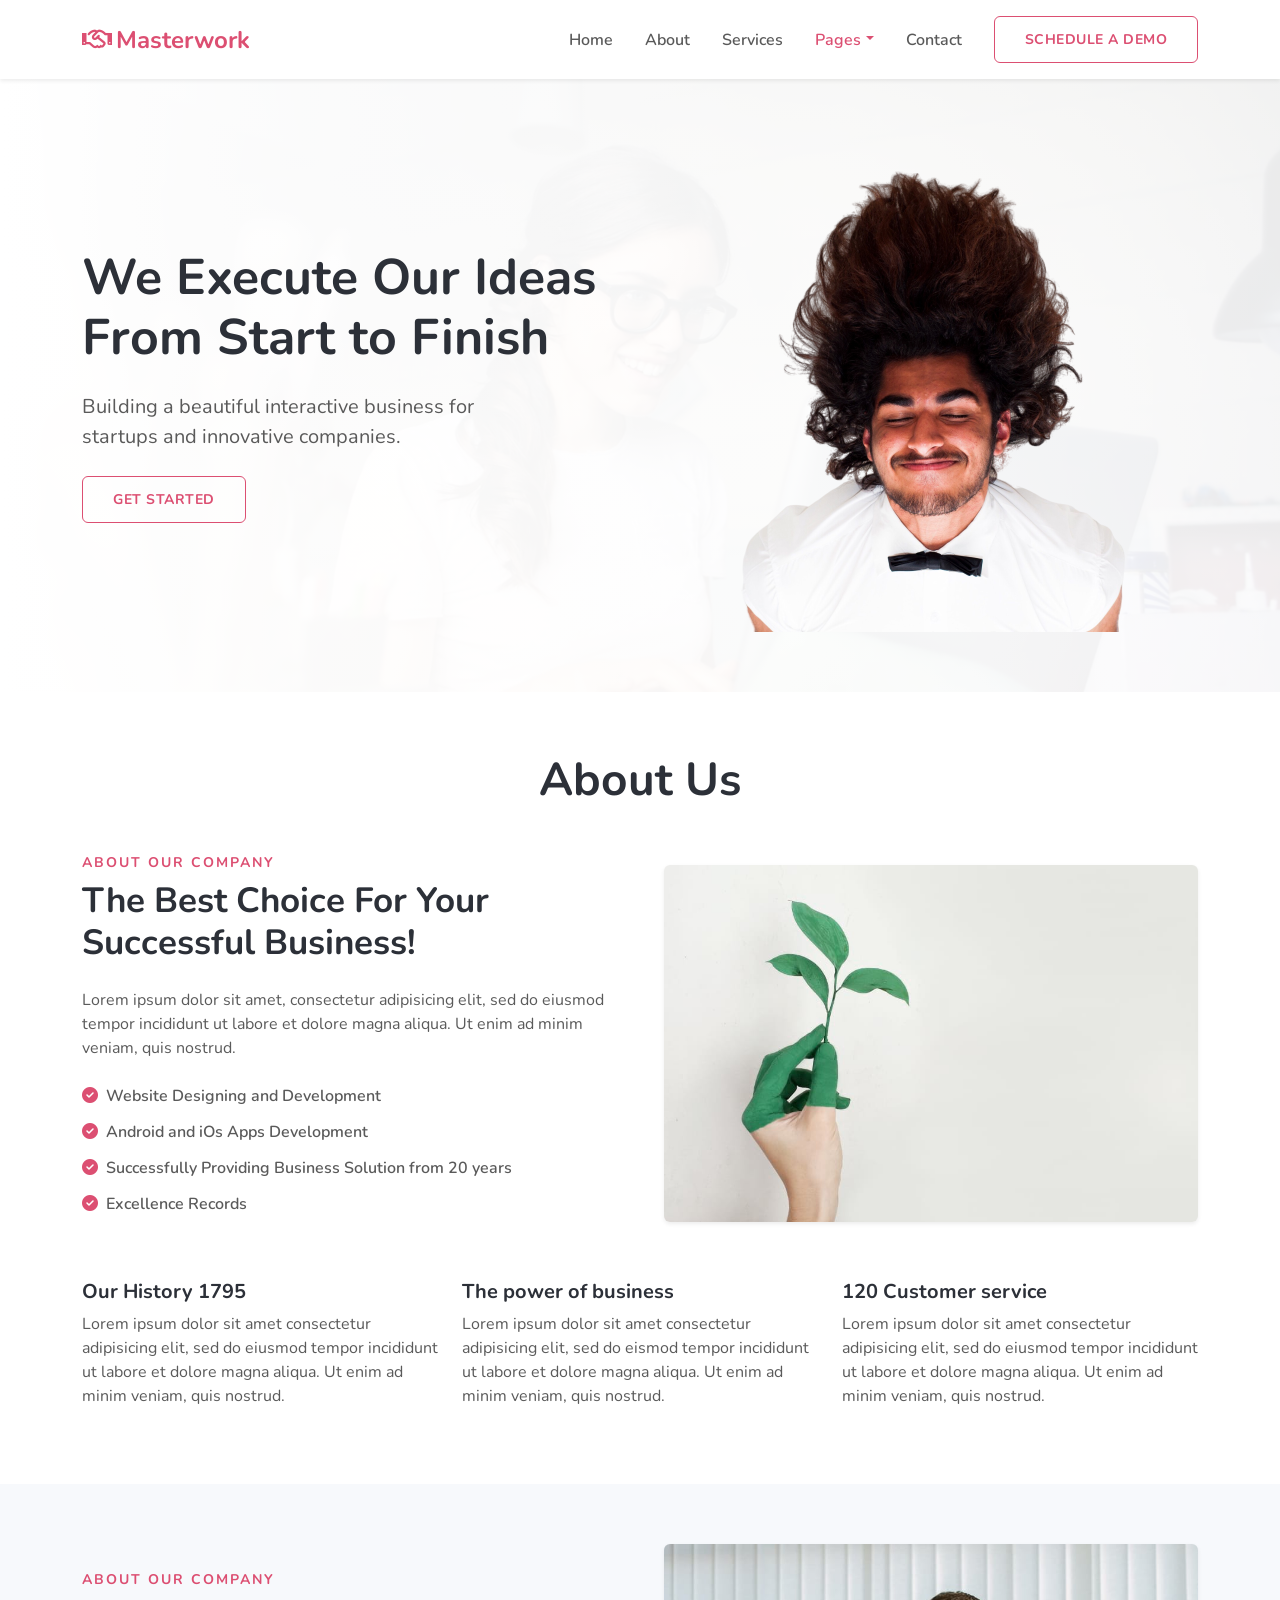
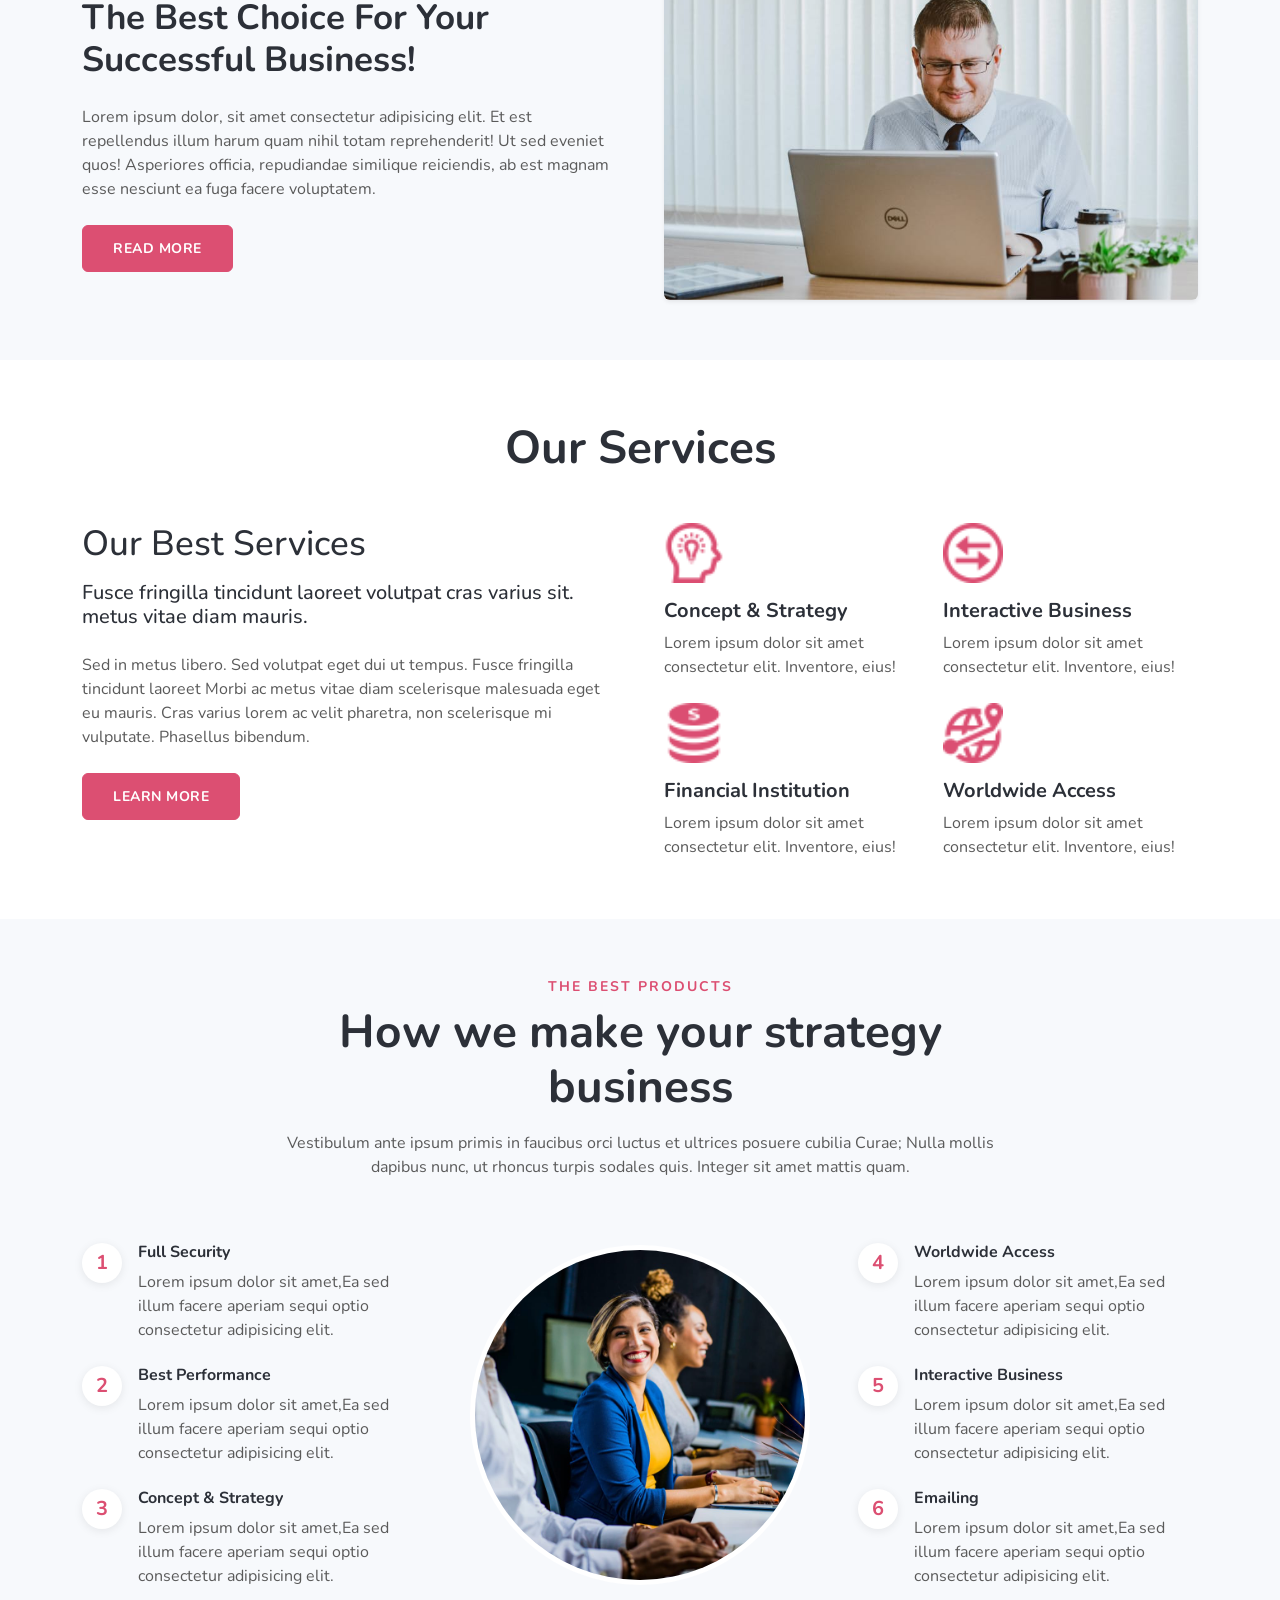
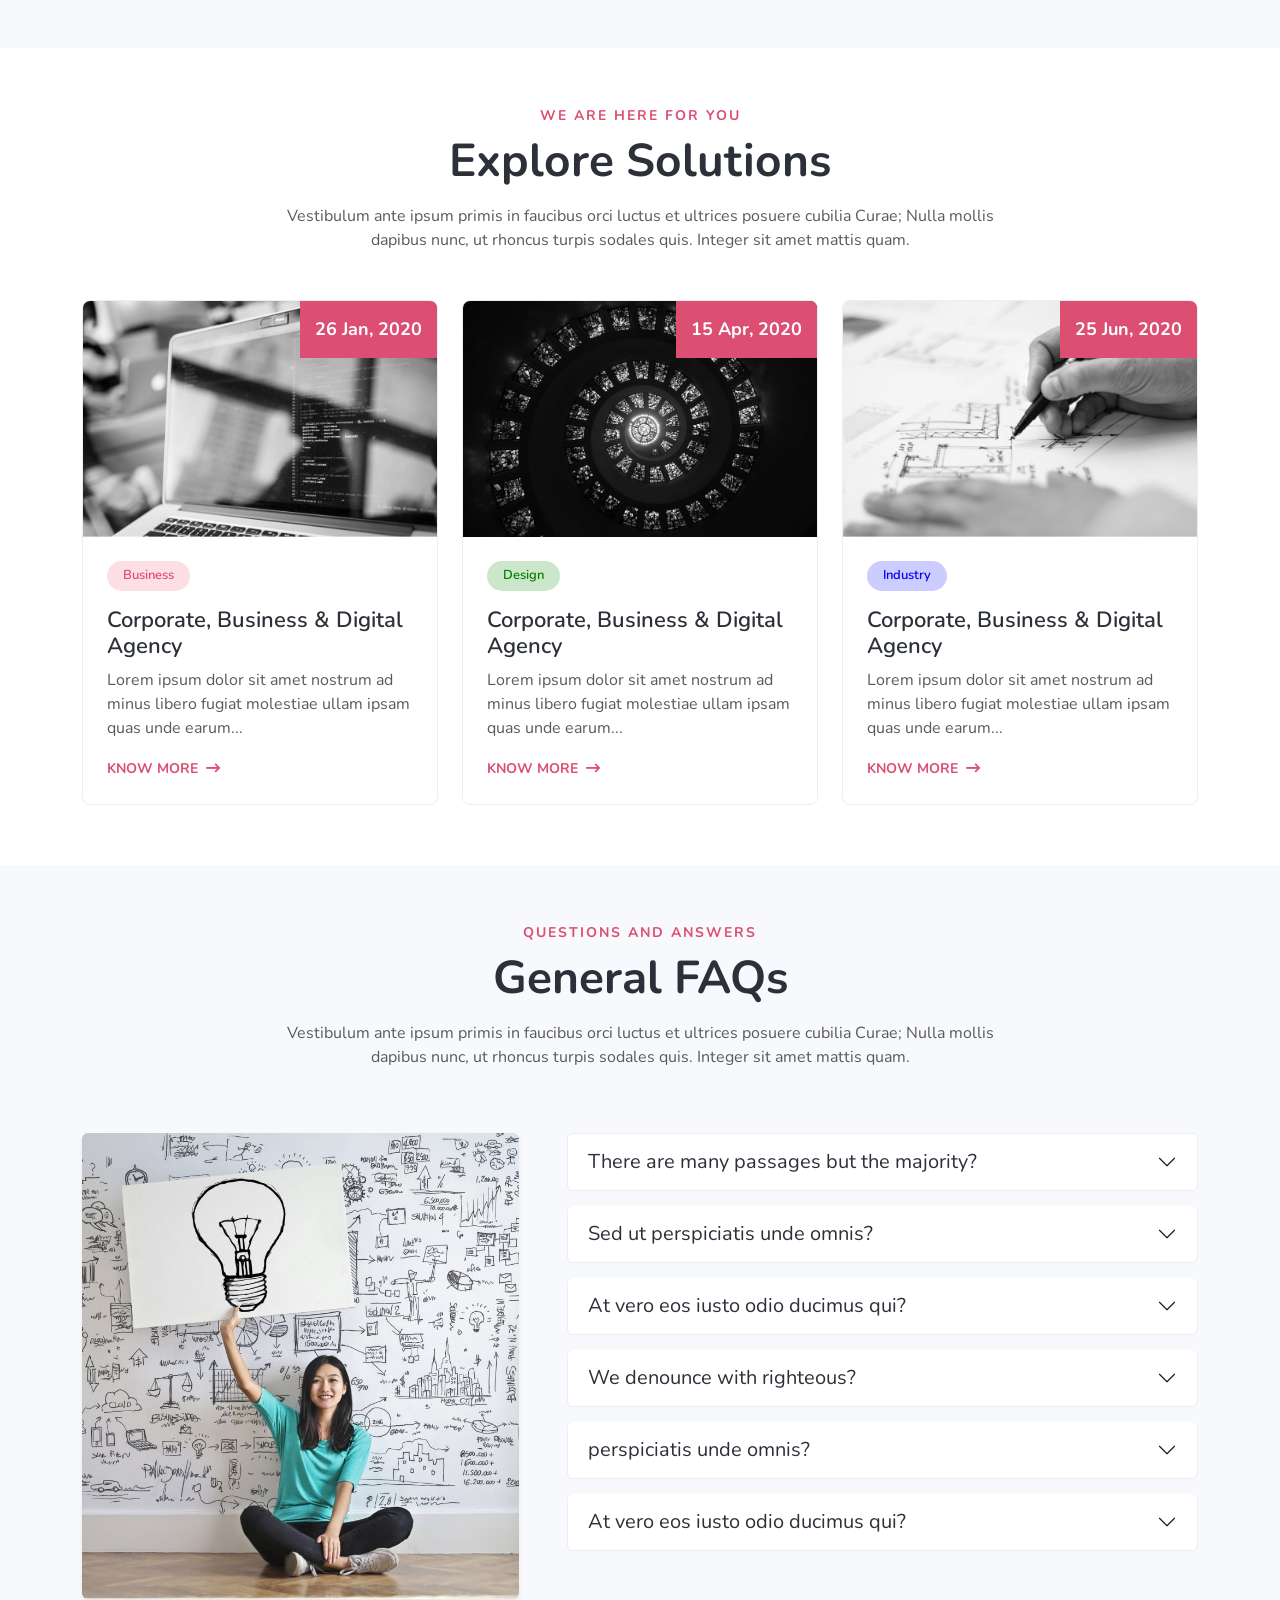
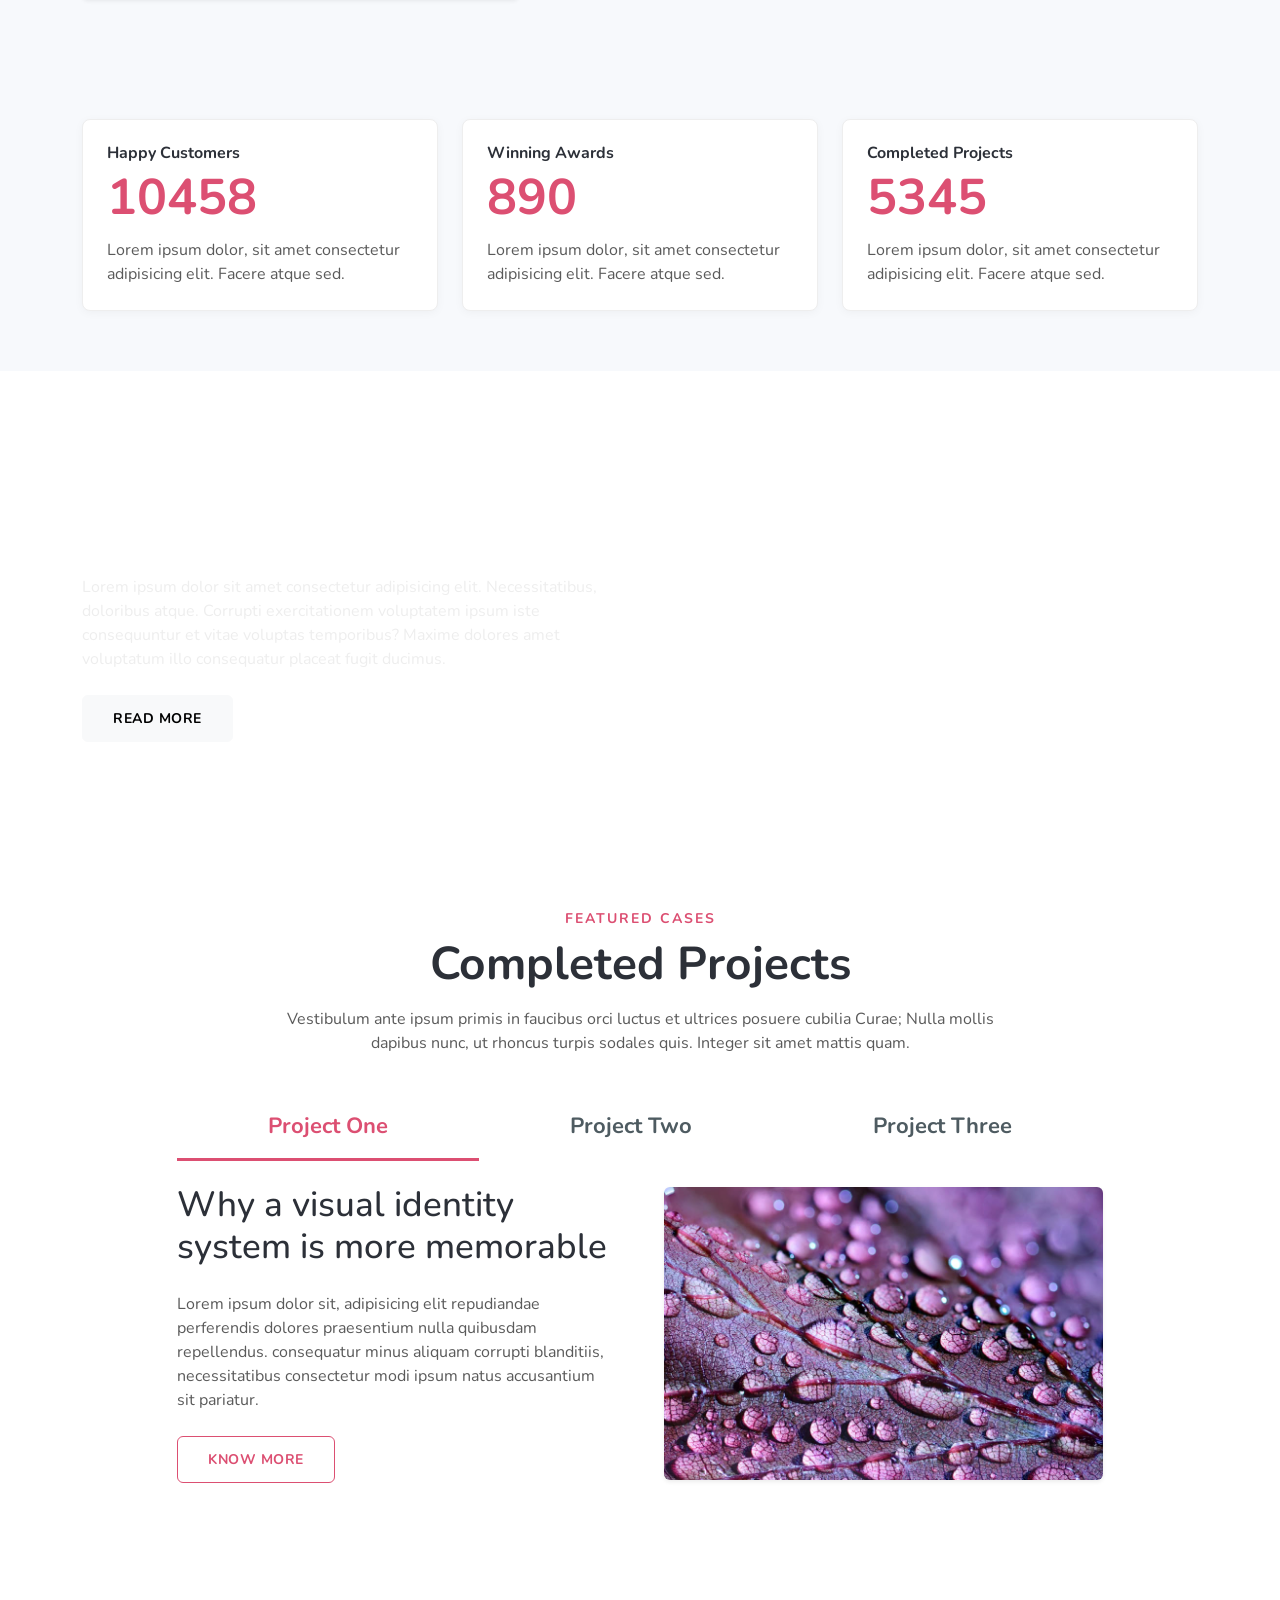
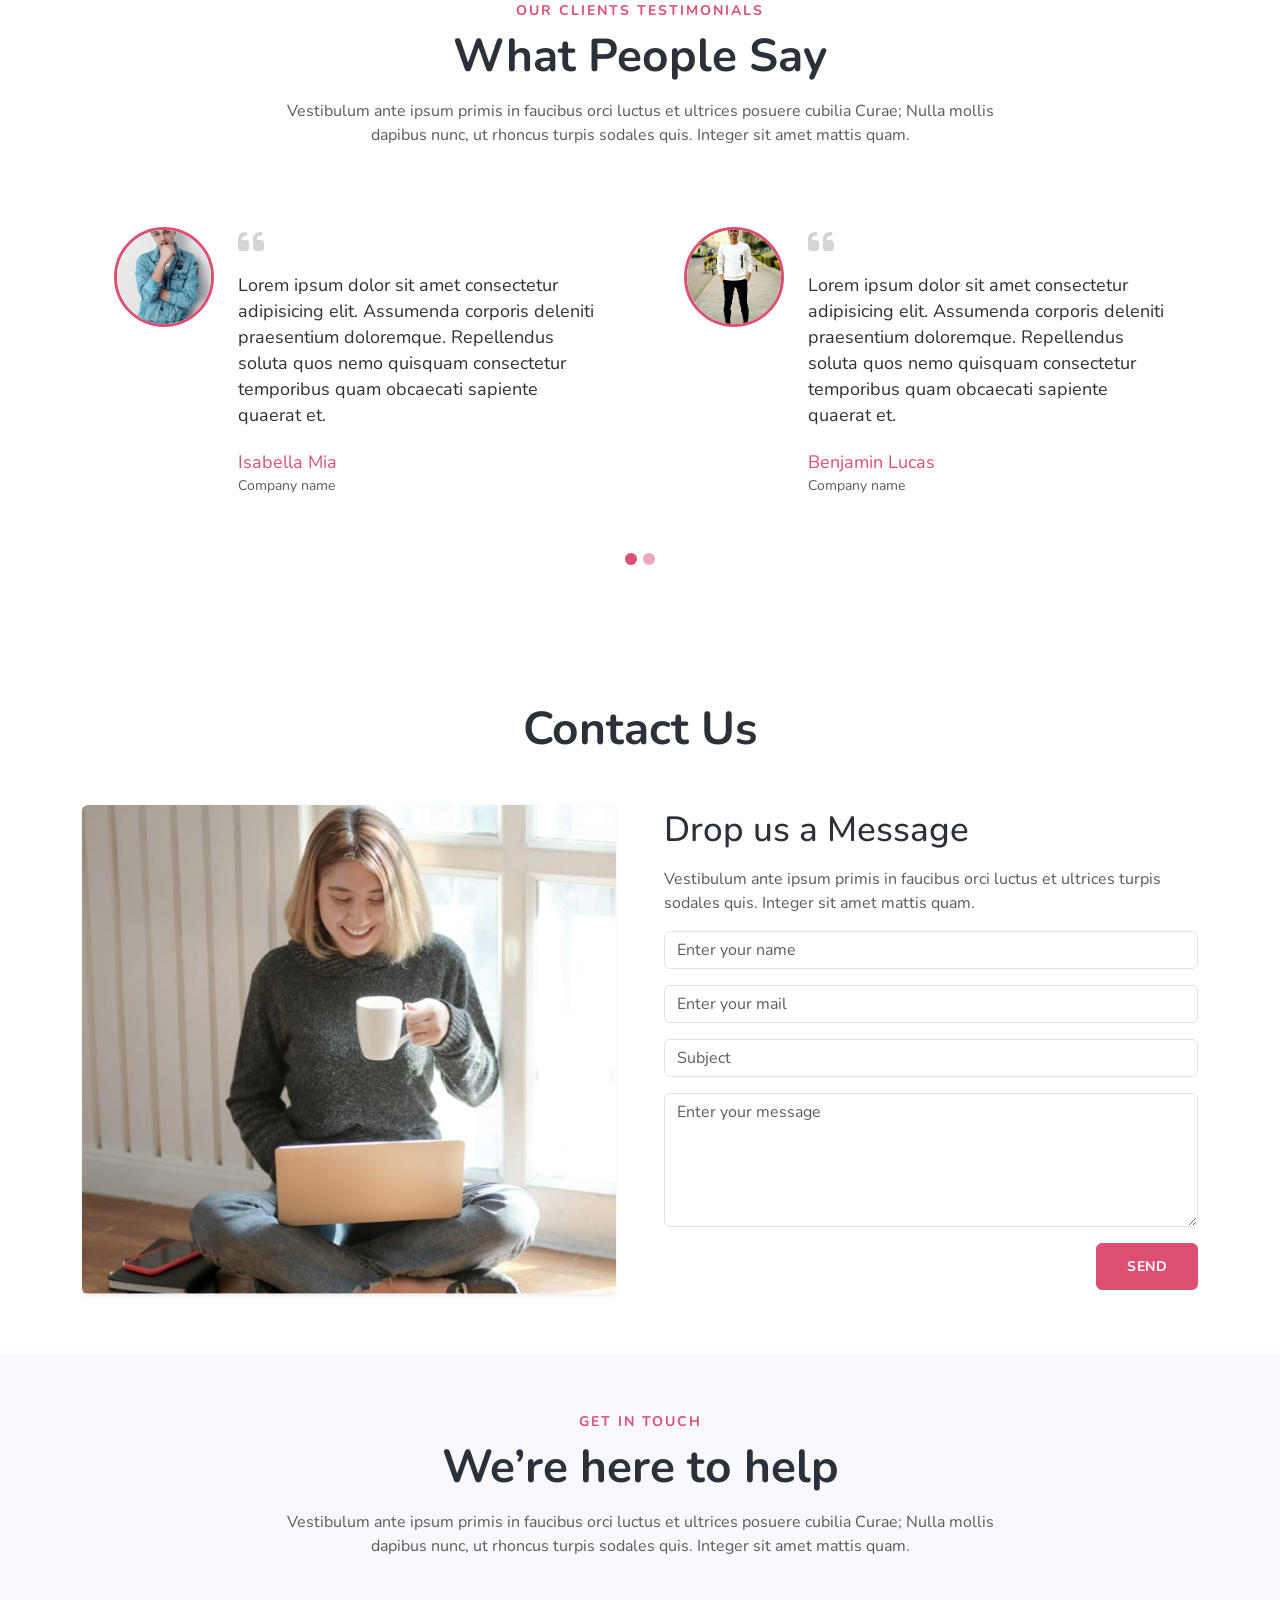
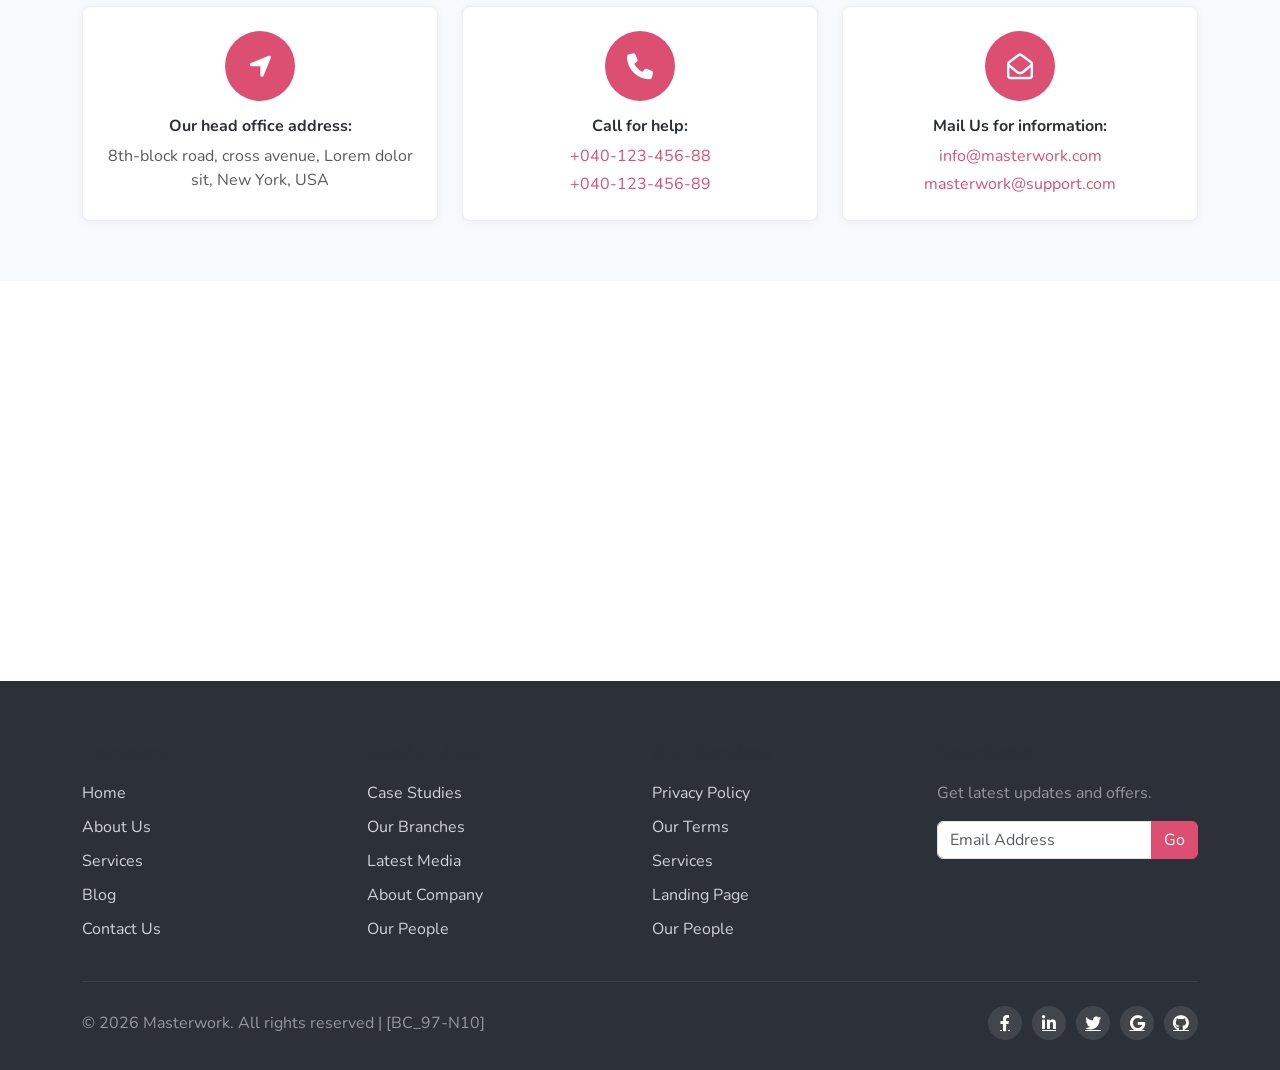
<file: landing-single.html>
<!DOCTYPE html>
<html lang="vi">
<head>
  <meta charset="UTF-8">
  <meta name="viewport" content="width=device-width, initial-scale=1">
  <title>Landing Page — Masterwork</title>
  <link href="css/bootstrap.min.css" rel="stylesheet">
  <link rel="icon" type="image/png" href="img/favicon.png">
  <link rel="preconnect" href="https://fonts.googleapis.com">
  <link rel="preconnect" href="https://fonts.gstatic.com" crossorigin>
  <link href="https://fonts.googleapis.com/css2?family=Nunito:wght@300;400;600;700;800&display=swap" rel="stylesheet">
  <link rel="stylesheet" href="css/fontawesome/all.min.css">
  <link rel="stylesheet" href="css/styles.css">
</head>
<body>

  <!-- Header -->
  <header id="header">
    <nav class="navbar navbar-expand-lg bg-white shadow-sm sticky-top py-3">
      <div class="container">
        <a class="navbar-brand fw-bold fs-4 text-primary" href="index.html">
          <i class="fa-regular fa-handshake me-1"></i>Masterwork
        </a>
        <button class="navbar-toggler" type="button" data-bs-toggle="collapse" data-bs-target="#mainNav">
          <span class="navbar-toggler-icon"></span>
        </button>
        <div class="collapse navbar-collapse" id="mainNav">
          <ul class="navbar-nav ms-auto">
            <li class="nav-item"><a class="nav-link" href="index.html">Home</a></li>
            <li class="nav-item"><a class="nav-link" href="about.html">About</a></li>
            <li class="nav-item"><a class="nav-link" href="service.html">Services</a></li>
            <li class="nav-item dropdown">
              <a class="nav-link dropdown-toggle active" href="#" role="button" data-bs-toggle="dropdown">Pages</a>
              <ul class="dropdown-menu">
                <li><a class="dropdown-item" href="blog.html">Blog posts</a></li>
                <li><a class="dropdown-item" href="blog-single.html">Blog single</a></li>
                <li><a class="dropdown-item" href="landing-single.html">Landing page</a></li>
              </ul>
            </li>
            <li class="nav-item"><a class="nav-link" href="contact.html">Contact</a></li>
          </ul>
          <a href="contact.html" class="btn btn-outline-primary btn-nav ms-lg-3">Schedule a Demo</a>
        </div>
      </div>
    </nav>
  </header>

  <!-- Hero -->
  <section id="hero">
    <div class="container">
      <div class="row align-items-center g-4">
        <div class="col-lg-6">
          <h1 class="hero-title">We Execute Our Ideas From Start to Finish</h1>
          <p class="my-4">Building a beautiful interactive business for startups and innovative companies.</p>
          <a href="about.html" class="btn btn-outline-primary btn-up">Get Started</a>
        </div>
        <div class="col-lg-6 text-center">
          <img src="img/main.png" alt="main image" class="img-fluid hero-img">
        </div>
      </div>
    </div>
  </section>

  <!-- About intro -->
  <section id="about">
    <div class="container">
      <div class="section-head text-center mx-auto mb-5">
        <h3 class="section-title">About Us</h3>
      </div>
      <div class="row align-items-center g-5">
        <div class="col-lg-6">
          <h6 class="section-label">About Our Company</h6>
          <h3 class="section-title title-sm">The Best Choice For Your Successful Business!</h3>
          <p class="my-4">Lorem ipsum dolor sit amet, consectetur adipisicing elit, sed do eiusmod tempor incididunt ut labore et dolore magna aliqua. Ut enim ad minim veniam, quis nostrud.</p>
          <ul class="list-unstyled about-check">
            <li><i class="fa-solid fa-circle-check text-primary me-2"></i>Website Designing and Development</li>
            <li><i class="fa-solid fa-circle-check text-primary me-2"></i>Android and iOs Apps Development</li>
            <li><i class="fa-solid fa-circle-check text-primary me-2"></i>Successfully Providing Business Solution from 20 years</li>
            <li><i class="fa-solid fa-circle-check text-primary me-2"></i>Excellence Records</li>
          </ul>
        </div>
        <div class="col-lg-6"><img src="img/b5.jpg" alt="" class="img-fluid rounded shadow-sm"></div>
      </div>
      <div class="row g-4 mt-4">
        <div class="col-md-4">
          <h5 class="fw-bold">Our History 1795</h5>
          <p>Lorem ipsum dolor sit amet consectetur adipisicing elit, sed do eiusmod tempor incididunt ut labore et dolore magna aliqua. Ut enim ad minim veniam, quis nostrud.</p>
        </div>
        <div class="col-md-4">
          <h5 class="fw-bold">The power of business</h5>
          <p>Lorem ipsum dolor sit amet consectetur adipisicing elit, sed do eismod tempor incididunt ut labore et dolore magna aliqua. Ut enim ad minim veniam, quis nostrud.</p>
        </div>
        <div class="col-md-4">
          <h5 class="fw-bold">120 Customer service</h5>
          <p>Lorem ipsum dolor sit amet consectetur adipisicing elit, sed do eiusmod tempor incididunt ut labore et dolore magna aliqua. Ut enim ad minim veniam, quis nostrud.</p>
        </div>
      </div>
    </div>
  </section>

  <!-- About Company -->
  <section id="about-company" class="bg-soft">
    <div class="container">
      <div class="row align-items-center g-5">
        <div class="col-lg-6">
          <h6 class="section-label">About Our Company</h6>
          <h3 class="section-title title-sm">The Best Choice For Your Successful Business!</h3>
          <p class="my-4">Lorem ipsum dolor, sit amet consectetur adipisicing elit. Et est repellendus illum harum quam nihil totam reprehenderit! Ut sed eveniet quos! Asperiores officia, repudiandae similique reiciendis, ab est magnam esse nesciunt ea fuga facere voluptatem.</p>
          <a href="about.html" class="btn btn-primary btn-up">Read More</a>
        </div>
        <div class="col-lg-6">
          <img src="img/about.jpg" alt="" class="img-fluid rounded shadow-sm">
        </div>
      </div>
    </div>
  </section>

  <!-- Our best services -->
  <section id="services">
    <div class="container">
      <div class="section-head text-center mx-auto mb-5">
        <h3 class="section-title">Our Services</h3>
      </div>
      <div class="row g-5">
        <div class="col-lg-6">
          <h3 class="title-sm">Our Best Services</h3>
          <h5 class="mt-3">Fusce fringilla tincidunt laoreet volutpat cras varius sit. metus vitae diam mauris.</h5>
          <p class="my-4">Sed in metus libero. Sed volutpat eget dui ut tempus. Fusce fringilla tincidunt laoreet Morbi ac metus vitae diam scelerisque malesuada eget eu mauris. Cras varius lorem ac velit pharetra, non scelerisque mi vulputate. Phasellus bibendum.</p>
          <a href="#" class="btn btn-primary btn-up">Learn more</a>
        </div>
        <div class="col-lg-6">
          <div class="row g-4">
            <div class="col-6">
              <img src="img/service-icon1.png" alt="Concept and Strategy" class="mb-3" width="60">
              <h5 class="fw-bold">Concept &amp; Strategy</h5>
              <p class="mb-0">Lorem ipsum dolor sit amet consectetur elit. Inventore, eius!</p>
            </div>
            <div class="col-6">
              <img src="img/service-icon2.png" alt="Interactive Business" class="mb-3" width="60">
              <h5 class="fw-bold">Interactive Business</h5>
              <p class="mb-0">Lorem ipsum dolor sit amet consectetur elit. Inventore, eius!</p>
            </div>
            <div class="col-6">
              <img src="img/service-icon3.png" alt="Financial Institution" class="mb-3" width="60">
              <h5 class="fw-bold">Financial Institution</h5>
              <p class="mb-0">Lorem ipsum dolor sit amet consectetur elit. Inventore, eius!</p>
            </div>
            <div class="col-6">
              <img src="img/service-icon4.png" alt="Worldwide Access" class="mb-3" width="60">
              <h5 class="fw-bold">Worldwide Access</h5>
              <p class="mb-0">Lorem ipsum dolor sit amet consectetur elit. Inventore, eius!</p>
            </div>
          </div>
        </div>
      </div>
    </div>
  </section>

  <!-- Strategy -->
  <section id="strategy" class="bg-soft">
    <div class="container">
      <div class="section-head text-center mx-auto">
        <h6 class="section-label">The best products</h6>
        <h3 class="section-title">How we make your strategy business</h3>
        <p class="mt-3">Vestibulum ante ipsum primis in faucibus orci luctus et ultrices posuere cubilia Curae; Nulla mollis dapibus nunc, ut rhoncus turpis sodales quis. Integer sit amet mattis quam.</p>
      </div>
      <div class="row g-5 mt-2 align-items-center">
        <div class="col-lg-4">
          <div class="d-flex mb-4">
            <span class="step-num me-3">1</span>
            <div>
              <h6 class="fw-bold">Full Security</h6>
              <p class="mb-0">Lorem ipsum dolor sit amet,Ea sed illum facere aperiam sequi optio consectetur adipisicing elit.</p>
            </div>
          </div>
          <div class="d-flex mb-4">
            <span class="step-num me-3">2</span>
            <div>
              <h6 class="fw-bold">Best Performance</h6>
              <p class="mb-0">Lorem ipsum dolor sit amet,Ea sed illum facere aperiam sequi optio consectetur adipisicing elit.</p>
            </div>
          </div>
          <div class="d-flex">
            <span class="step-num me-3">3</span>
            <div>
              <h6 class="fw-bold">Concept &amp; Strategy</h6>
              <p class="mb-0">Lorem ipsum dolor sit amet,Ea sed illum facere aperiam sequi optio consectetur adipisicing elit.</p>
            </div>
          </div>
        </div>
        <div class="col-lg-4 text-center">
          <img src="img/service-circle.jpg" alt="" class="img-fluid rounded-circle service-circle">
        </div>
        <div class="col-lg-4">
          <div class="d-flex mb-4">
            <span class="step-num me-3">4</span>
            <div>
              <h6 class="fw-bold">Worldwide Access</h6>
              <p class="mb-0">Lorem ipsum dolor sit amet,Ea sed illum facere aperiam sequi optio consectetur adipisicing elit.</p>
            </div>
          </div>
          <div class="d-flex mb-4">
            <span class="step-num me-3">5</span>
            <div>
              <h6 class="fw-bold">Interactive Business</h6>
              <p class="mb-0">Lorem ipsum dolor sit amet,Ea sed illum facere aperiam sequi optio consectetur adipisicing elit.</p>
            </div>
          </div>
          <div class="d-flex">
            <span class="step-num me-3">6</span>
            <div>
              <h6 class="fw-bold">Emailing</h6>
              <p class="mb-0">Lorem ipsum dolor sit amet,Ea sed illum facere aperiam sequi optio consectetur adipisicing elit.</p>
            </div>
          </div>
        </div>
      </div>
    </div>
  </section>

  <!-- Explore Solutions -->
  <section id="explore">
    <div class="container">
      <div class="section-head text-center mx-auto">
        <h6 class="section-label">We are here for you</h6>
        <h3 class="section-title">Explore Solutions</h3>
        <p class="mt-3">Vestibulum ante ipsum primis in faucibus orci luctus et ultrices posuere cubilia Curae; Nulla mollis dapibus nunc, ut rhoncus turpis sodales quis. Integer sit amet mattis quam.</p>
      </div>
      <div class="row g-4 mt-4">
        <div class="col-lg-4 col-md-6">
          <div class="news-card h-100">
            <div class="position-relative">
              <a href="blog-single.html"><img src="img/b1.jpg" alt="" class="img-fluid w-100"></a>
              <span class="date-badge">26 Jan, 2020</span>
            </div>
            <div class="p-4">
              <span class="tag tag-business">Business</span>
              <h5 class="mt-3"><a href="blog-single.html" class="news-title">Corporate, Business &amp; Digital Agency</a></h5>
              <p>Lorem ipsum dolor sit amet nostrum ad minus libero fugiat molestiae ullam ipsam quas unde earum...</p>
              <a href="blog-single.html" class="know-more">Know More <i class="fa-solid fa-arrow-right-long ms-1"></i></a>
            </div>
          </div>
        </div>
        <div class="col-lg-4 col-md-6">
          <div class="news-card h-100">
            <div class="position-relative">
              <a href="blog-single.html"><img src="img/b7.jpg" alt="" class="img-fluid w-100"></a>
              <span class="date-badge">15 Apr, 2020</span>
            </div>
            <div class="p-4">
              <span class="tag tag-design">Design</span>
              <h5 class="mt-3"><a href="blog-single.html" class="news-title">Corporate, Business &amp; Digital Agency</a></h5>
              <p>Lorem ipsum dolor sit amet nostrum ad minus libero fugiat molestiae ullam ipsam quas unde earum...</p>
              <a href="blog-single.html" class="know-more">Know More <i class="fa-solid fa-arrow-right-long ms-1"></i></a>
            </div>
          </div>
        </div>
        <div class="col-lg-4 col-md-6 mx-auto">
          <div class="news-card h-100">
            <div class="position-relative">
              <a href="blog-single.html"><img src="img/b3.jpg" alt="" class="img-fluid w-100"></a>
              <span class="date-badge">25 Jun, 2020</span>
            </div>
            <div class="p-4">
              <span class="tag tag-industry">Industry</span>
              <h5 class="mt-3"><a href="blog-single.html" class="news-title">Corporate, Business &amp; Digital Agency</a></h5>
              <p>Lorem ipsum dolor sit amet nostrum ad minus libero fugiat molestiae ullam ipsam quas unde earum...</p>
              <a href="blog-single.html" class="know-more">Know More <i class="fa-solid fa-arrow-right-long ms-1"></i></a>
            </div>
          </div>
        </div>
      </div>
    </div>
  </section>

  <!-- Questions and answers -->
  <section id="faqs" class="bg-soft">
    <div class="container">
      <div class="section-head text-center mx-auto">
        <h6 class="section-label">Questions and Answers</h6>
        <h3 class="section-title">General FAQs</h3>
        <p class="mt-3">Vestibulum ante ipsum primis in faucibus orci luctus et ultrices posuere cubilia Curae; Nulla mollis dapibus nunc, ut rhoncus turpis sodales quis. Integer sit amet mattis quam.</p>
      </div>
      <div class="row g-5 mt-2">
        <div class="col-md-5">
          <img src="img/women.jpeg" alt="" class="img-fluid rounded shadow-sm">
        </div>
        <div class="col-md-7">
          <div class="accordion" id="faqAccordion">
            <div class="accordion-item">
              <h2 class="accordion-header">
                <button class="accordion-button collapsed" type="button" data-bs-toggle="collapse" data-bs-target="#faq1">There are many passages but the majority?</button>
              </h2>
              <div id="faq1" class="accordion-collapse collapse">
                <div class="accordion-body">Voluptates amet earum velit nobis aliquam laboriosam nihil debitis facere voluptatibus consectetur quae quasi fuga, ad corrupti libero omnis sapiente non assumenda, incidunt officiis eaque iste minima autem.</div>
              </div>
            </div>
            <div class="accordion-item">
              <h2 class="accordion-header">
                <button class="accordion-button collapsed" type="button" data-bs-toggle="collapse" data-bs-target="#faq2">Sed ut perspiciatis unde omnis?</button>
              </h2>
              <div id="faq2" class="accordion-collapse collapse">
                <div class="accordion-body">Sit amet consectetur adipisicing elit. Voluptates amet earum velit nobis aliquam laboriosam nihil debitis animi vitae eos nisi laudantium. Tempore reiciendis ipsam culpa, qui voluptates eveniet, incidunt officiis eaque iste minima autem.</div>
              </div>
            </div>
            <div class="accordion-item">
              <h2 class="accordion-header">
                <button class="accordion-button collapsed" type="button" data-bs-toggle="collapse" data-bs-target="#faq3">At vero eos iusto odio ducimus qui?</button>
              </h2>
              <div id="faq3" class="accordion-collapse collapse">
                <div class="accordion-body">Lorem ipsum dolor, sit amet consectetur adipisicing elit. Voluptates amet earum velit nobis aliquam laboriosam nihil quasi fuga, ad corrupti libero omnis sapiente non assumenda excepturi aperiam animi vitae eos nisi laudantium. Tempore reiciendis ipsam culpa, qui voluptates eveniet, incidunt officiis eaque iste minima autem.</div>
              </div>
            </div>
            <div class="accordion-item">
              <h2 class="accordion-header">
                <button class="accordion-button collapsed" type="button" data-bs-toggle="collapse" data-bs-target="#faq4">We denounce with righteous?</button>
              </h2>
              <div id="faq4" class="accordion-collapse collapse">
                <div class="accordion-body">Lorem ipsum dolor, sit amet consectetur adipisicing elit. Voluptates amet earum velit nobis aliquam laboriosam nihil debitis facere voluptatibus consectetur quae quasi fuga, ad corrupti libero omnis sapiente non assumenda excepturi aperiam iste minima autem.</div>
              </div>
            </div>
            <div class="accordion-item">
              <h2 class="accordion-header">
                <button class="accordion-button collapsed" type="button" data-bs-toggle="collapse" data-bs-target="#faq5">perspiciatis unde omnis?</button>
              </h2>
              <div id="faq5" class="accordion-collapse collapse">
                <div class="accordion-body">Sit amet consectetur adipisicing elit. Voluptates amet earum velit nobis aliquam laboriosam nihil debitis animi vitae eos nisi laudantium. Tempore reiciendis ipsam culpa, qui voluptates eveniet, incidunt officiis eaque iste minima autem.</div>
              </div>
            </div>
            <div class="accordion-item">
              <h2 class="accordion-header">
                <button class="accordion-button collapsed" type="button" data-bs-toggle="collapse" data-bs-target="#faq6">At vero eos iusto odio ducimus qui?</button>
              </h2>
              <div id="faq6" class="accordion-collapse collapse">
                <div class="accordion-body">Lorem ipsum dolor, sit amet consectetur adipisicing elit. Voluptates amet earum velit nobis aliquam laboriosam nihil quasi fuga, ad corrupti libero omnis sapiente non assumenda excepturi aperiam animi vitae eos nisi laudantium. Tempore reiciendis ipsam culpa, qui voluptates eveniet, incidunt officiis eaque iste minima autem.</div>
              </div>
            </div>
          </div>
        </div>
      </div>
    </div>
  </section>

  <!-- Stats -->
  <section id="stats" class="bg-soft">
    <div class="container">
      <div class="row g-4">
        <div class="col-lg-4 col-md-6">
          <div class="stat-card p-4 h-100">
            <h4>Happy Customers</h4>
            <p class="stat-number"><span class="counter" data-target="10458">0</span></p>
            <p class="mb-0">Lorem ipsum dolor, sit amet consectetur adipisicing elit. Facere atque sed.</p>
          </div>
        </div>
        <div class="col-lg-4 col-md-6">
          <div class="stat-card p-4 h-100">
            <h4>Winning Awards</h4>
            <p class="stat-number"><span class="counter" data-target="890">0</span></p>
            <p class="mb-0">Lorem ipsum dolor, sit amet consectetur adipisicing elit. Facere atque sed.</p>
          </div>
        </div>
        <div class="col-lg-4 col-md-6 mx-auto">
          <div class="stat-card p-4 h-100">
            <h4>Completed Projects</h4>
            <p class="stat-number"><span class="counter" data-target="5345">0</span></p>
            <p class="mb-0">Lorem ipsum dolor, sit amet consectetur adipisicing elit. Facere atque sed.</p>
          </div>
        </div>
      </div>
    </div>
  </section>

  <!-- Company Values -->
  <section id="values" class="values-block">
    <div class="container">
      <div class="values-content">
        <h2>We are true to ourselves, and commit to always perform at our best.</h2>
        <p class="my-4">Lorem ipsum dolor sit amet consectetur adipisicing elit. Necessitatibus, doloribus atque. Corrupti exercitationem voluptatem ipsum iste consequuntur et vitae voluptas temporibus? Maxime dolores amet voluptatum illo consequatur placeat fugit ducimus.</p>
        <a href="about.html" class="btn btn-light btn-up">Read more</a>
      </div>
    </div>
  </section>

  <!-- Completed Projects -->
  <section id="projects">
    <div class="container">
      <div class="section-head text-center mx-auto">
        <h6 class="section-label">Featured Cases</h6>
        <h3 class="section-title">Completed Projects</h3>
        <p class="mt-3">Vestibulum ante ipsum primis in faucibus orci luctus et ultrices posuere cubilia Curae; Nulla mollis dapibus nunc, ut rhoncus turpis sodales quis. Integer sit amet mattis quam.</p>
      </div>
      <div class="row">
        <div class="col-lg-10 mx-auto">
          <ul class="nav nav-tabs nav-fill border-0 my-4" role="tablist">
            <li class="nav-item"><button class="nav-link active" data-bs-toggle="tab" data-bs-target="#p1" type="button">Project One</button></li>
            <li class="nav-item"><button class="nav-link" data-bs-toggle="tab" data-bs-target="#p2" type="button">Project Two</button></li>
            <li class="nav-item"><button class="nav-link" data-bs-toggle="tab" data-bs-target="#p3" type="button">Project Three</button></li>
          </ul>
          <div class="tab-content">
            <div class="tab-pane fade show active" id="p1">
              <div class="row align-items-center g-5">
                <div class="col-lg-6">
                  <h3 class="title-sm">Why a visual identity system is more memorable</h3>
                  <p class="my-4">Lorem ipsum dolor sit, adipisicing elit repudiandae perferendis dolores praesentium nulla quibusdam repellendus. consequatur minus aliquam corrupti blanditiis, necessitatibus consectetur modi ipsum natus accusantium sit pariatur.</p>
                  <a href="#" class="btn btn-outline-primary btn-up">Know More</a>
                </div>
                <div class="col-lg-6"><img src="img/b4.jpg" alt="" class="img-fluid rounded shadow-sm"></div>
              </div>
            </div>
            <div class="tab-pane fade" id="p2">
              <div class="row align-items-center g-5">
                <div class="col-lg-6"><img src="img/b5.jpg" alt="" class="img-fluid rounded shadow-sm"></div>
                <div class="col-lg-6">
                  <h3 class="title-sm">Make website that looks Lorem, ipsum dolor.</h3>
                  <p class="my-4">Lorem ipsum dolor sit, adipisicing elit repudiandae perferendis dolores praesentium nulla quibusdam repellendus. consequatur minus aliquam corrupti blanditiis, necessitatibus consectetur modi ipsum natus accusantium sit pariatur.</p>
                  <a href="#" class="btn btn-outline-primary btn-up">Know More</a>
                </div>
              </div>
            </div>
            <div class="tab-pane fade" id="p3">
              <div class="row align-items-center g-5">
                <div class="col-lg-6">
                  <h3 class="title-sm">Why a visual identity system is more memorable</h3>
                  <p class="my-4">Lorem ipsum dolor sit, adipisicing elit repudiandae perferendis dolores praesentium nulla quibusdam repellendus. consequatur minus aliquam corrupti blanditiis, necessitatibus consectetur modi ipsum natus accusantium sit pariatur.</p>
                  <a href="#" class="btn btn-outline-primary btn-up">Know More</a>
                </div>
                <div class="col-lg-6"><img src="img/b6.jpg" alt="" class="img-fluid rounded shadow-sm"></div>
              </div>
            </div>
          </div>
        </div>
      </div>
    </div>
  </section>

  <!-- Testimonials -->
  <section id="testimonials">
    <div class="container">
      <div class="section-head text-center mx-auto">
        <h6 class="section-label">Our Clients Testimonials</h6>
        <h3 class="section-title">What People Say</h3>
        <p class="mt-3">Vestibulum ante ipsum primis in faucibus orci luctus et ultrices posuere cubilia Curae; Nulla mollis dapibus nunc, ut rhoncus turpis sodales quis. Integer sit amet mattis quam.</p>
      </div>
      <div id="testiCarousel" class="carousel slide mt-5" data-bs-ride="carousel">
        <div class="carousel-inner">
          <div class="carousel-item active">
            <div class="row g-4 justify-content-center">
              <div class="col-md-6">
                <div class="testi-card d-sm-flex text-sm-start text-center">
                  <div class="testi-avatar mx-sm-0 mx-auto"><img src="img/team3.jpg" alt="Isabella Mia"></div>
                  <div class="ms-sm-4 mt-sm-0 mt-3">
                    <i class="fa-solid fa-quote-left quote-icon"></i>
                    <p>Lorem ipsum dolor sit amet consectetur adipisicing elit. Assumenda corporis deleniti praesentium doloremque. Repellendus soluta quos nemo quisquam consectetur temporibus quam obcaecati sapiente quaerat et.</p>
                    <div class="mt-4"><h6 class="mb-0">Isabella Mia</h6><small class="text-muted">Company name</small></div>
                  </div>
                </div>
              </div>
              <div class="col-md-6">
                <div class="testi-card d-sm-flex text-sm-start text-center">
                  <div class="testi-avatar mx-sm-0 mx-auto"><img src="img/team4.jpg" alt="Benjamin Lucas"></div>
                  <div class="ms-sm-4 mt-sm-0 mt-3">
                    <i class="fa-solid fa-quote-left quote-icon"></i>
                    <p>Lorem ipsum dolor sit amet consectetur adipisicing elit. Assumenda corporis deleniti praesentium doloremque. Repellendus soluta quos nemo quisquam consectetur temporibus quam obcaecati sapiente quaerat et.</p>
                    <div class="mt-4"><h6 class="mb-0">Benjamin Lucas</h6><small class="text-muted">Company name</small></div>
                  </div>
                </div>
              </div>
            </div>
          </div>
          <div class="carousel-item">
            <div class="row g-4 justify-content-center">
              <div class="col-md-6">
                <div class="testi-card d-sm-flex text-sm-start text-center">
                  <div class="testi-avatar mx-sm-0 mx-auto"><img src="img/team5.jpg" alt="Oliver Bradley"></div>
                  <div class="ms-sm-4 mt-sm-0 mt-3">
                    <i class="fa-solid fa-quote-left quote-icon"></i>
                    <p>Lorem ipsum dolor sit amet consectetur adipisicing elit. Assumenda corporis deleniti praesentium doloremque. Repellendus soluta quos nemo quisquam consectetur temporibus quam obcaecati sapiente quaerat et.</p>
                    <div class="mt-4"><h6 class="mb-0">Oliver Bradley</h6><small class="text-muted">Company name</small></div>
                  </div>
                </div>
              </div>
              <div class="col-md-6">
                <div class="testi-card d-sm-flex text-sm-start text-center">
                  <div class="testi-avatar mx-sm-0 mx-auto"><img src="img/team6.jpg" alt="William James"></div>
                  <div class="ms-sm-4 mt-sm-0 mt-3">
                    <i class="fa-solid fa-quote-left quote-icon"></i>
                    <p>Lorem ipsum dolor sit amet consectetur adipisicing elit. Assumenda corporis deleniti praesentium doloremque. Repellendus soluta quos nemo quisquam consectetur temporibus quam obcaecati sapiente quaerat et.</p>
                    <div class="mt-4"><h6 class="mb-0">William James</h6><small class="text-muted">Company name</small></div>
                  </div>
                </div>
              </div>
            </div>
          </div>
        </div>
        <div class="carousel-indicators position-static mt-4">
          <button type="button" data-bs-target="#testiCarousel" data-bs-slide-to="0" class="active"></button>
          <button type="button" data-bs-target="#testiCarousel" data-bs-slide-to="1"></button>
        </div>
      </div>
    </div>
  </section>

  <!-- Contact form -->
  <section id="contact">
    <div class="container">
      <div class="section-head text-center mx-auto mb-5">
        <h3 class="section-title">Contact Us</h3>
      </div>
      <div class="row align-items-center g-5">
        <div class="col-lg-6 text-center">
          <img src="img/contact.jpg" alt="" class="img-fluid rounded shadow-sm">
        </div>
        <div class="col-lg-6">
          <h3 class="title-sm">Drop us a Message</h3>
          <p class="my-3">Vestibulum ante ipsum primis in faucibus orci luctus et ultrices turpis sodales quis. Integer sit amet mattis quam.</p>
          <form>
            <input type="text" class="form-control mb-3" placeholder="Enter your name" required>
            <input type="email" class="form-control mb-3" placeholder="Enter your mail" required>
            <input type="text" class="form-control mb-3" placeholder="Subject">
            <textarea class="form-control mb-3" rows="5" placeholder="Enter your message" required></textarea>
            <div class="text-end">
              <button type="submit" class="btn btn-primary btn-up">Send</button>
            </div>
          </form>
        </div>
      </div>
    </div>
  </section>

  <!-- Get in touch -->
  <section id="get-in-touch" class="bg-soft">
    <div class="container">
      <div class="section-head text-center mx-auto">
        <h6 class="section-label">Get in touch</h6>
        <h3 class="section-title">We&rsquo;re here to help</h3>
        <p class="mt-3">Vestibulum ante ipsum primis in faucibus orci luctus et ultrices posuere cubilia Curae; Nulla mollis dapibus nunc, ut rhoncus turpis sodales quis. Integer sit amet mattis quam.</p>
      </div>
      <div class="row g-4 mt-4 text-center">
        <div class="col-md-4">
          <div class="stat-card p-4 h-100">
            <span class="feature-icon"><i class="fa-solid fa-location-arrow"></i></span>
            <h4 class="mt-3">Our head office address:</h4>
            <p class="mb-0">8th-block road, cross avenue, Lorem dolor sit, New York, USA</p>
          </div>
        </div>
        <div class="col-md-4">
          <div class="stat-card p-4 h-100">
            <span class="feature-icon"><i class="fa-solid fa-phone"></i></span>
            <h4 class="mt-3">Call for help:</h4>
            <p class="mb-1"><a href="tel:+040-123-456-88" class="text-primary text-decoration-none">+040-123-456-88</a></p>
            <p class="mb-0"><a href="tel:+040-123-456-89" class="text-primary text-decoration-none">+040-123-456-89</a></p>
          </div>
        </div>
        <div class="col-md-4">
          <div class="stat-card p-4 h-100">
            <span class="feature-icon"><i class="fa-regular fa-envelope-open"></i></span>
            <h4 class="mt-3">Mail Us for information:</h4>
            <p class="mb-1"><a href="mailto:info@masterwork.com" class="text-primary text-decoration-none">info@masterwork.com</a></p>
            <p class="mb-0"><a href="mailto:masterwork@support.com" class="text-primary text-decoration-none">masterwork@support.com</a></p>
          </div>
        </div>
      </div>
    </div>
  </section>

  <!-- Map -->
  <div class="map">
    <iframe src="https://www.google.com/maps/embed?pb=!1m18!1m12!1m3!1d3001161.424489281!2d-78.01909140705047!3d42.72866436845163!2m3!1f0!2f0!3f0!3m2!1i1024!2i768!4f13.1!3m3!1m2!1s0x4ccc4bf0f123a5a9%3A0xddcfc6c1de189567!2sNew%20York%2C%20USA!5e0!3m2!1sen!2sin!4v1570786994395!5m2!1sen!2sin" title="Map" allowfullscreen></iframe>
  </div>

  <!-- Footer -->
  <footer id="footer" class="text-white">
    <div class="container">
      <div class="row g-4">
        <div class="col-lg-3 col-md-6">
          <h5 class="fw-bold mb-3">Company</h5>
          <ul class="list-unstyled footer-links">
            <li><a href="index.html">Home</a></li>
            <li><a href="about.html">About Us</a></li>
            <li><a href="service.html">Services</a></li>
            <li><a href="blog.html">Blog</a></li>
            <li><a href="contact.html">Contact Us</a></li>
          </ul>
        </div>
        <div class="col-lg-3 col-md-6">
          <h5 class="fw-bold mb-3">Useful Links</h5>
          <ul class="list-unstyled footer-links">
            <li><a href="#">Case Studies</a></li>
            <li><a href="#">Our Branches</a></li>
            <li><a href="#">Latest Media</a></li>
            <li><a href="#">About Company</a></li>
            <li><a href="#">Our People</a></li>
          </ul>
        </div>
        <div class="col-lg-3 col-md-6">
          <h5 class="fw-bold mb-3">Our Services</h5>
          <ul class="list-unstyled footer-links">
            <li><a href="#">Privacy Policy</a></li>
            <li><a href="#">Our Terms</a></li>
            <li><a href="#">Services</a></li>
            <li><a href="#">Landing Page</a></li>
            <li><a href="#">Our People</a></li>
          </ul>
        </div>
        <div class="col-lg-3 col-md-6">
          <h5 class="fw-bold mb-3">Newsletter</h5>
          <p class="text-white-50">Get latest updates and offers.</p>
          <div class="input-group">
            <input type="email" class="form-control" placeholder="Email Address">
            <button class="btn btn-primary" type="button">Go</button>
          </div>
        </div>
      </div>
      <hr class="border-secondary my-4">
      <div class="d-flex flex-column flex-md-row justify-content-between align-items-center">
        <p class="mb-0 text-white-50">&copy; 2026 Masterwork. All rights reserved | [BC_97-N10]</p>
        <div class="footer-social mt-3 mt-md-0">
          <a href="#"><i class="fa-brands fa-facebook-f"></i></a>
          <a href="#"><i class="fa-brands fa-linkedin-in"></i></a>
          <a href="#"><i class="fa-brands fa-twitter"></i></a>
          <a href="#"><i class="fa-brands fa-google"></i></a>
          <a href="#"><i class="fa-brands fa-github"></i></a>
        </div>
      </div>
    </div>
  </footer>

  <script src="js/bootstrap.bundle.min.js"></script>
  <script src="js/index.js"></script>
</body>
</html>
</file>
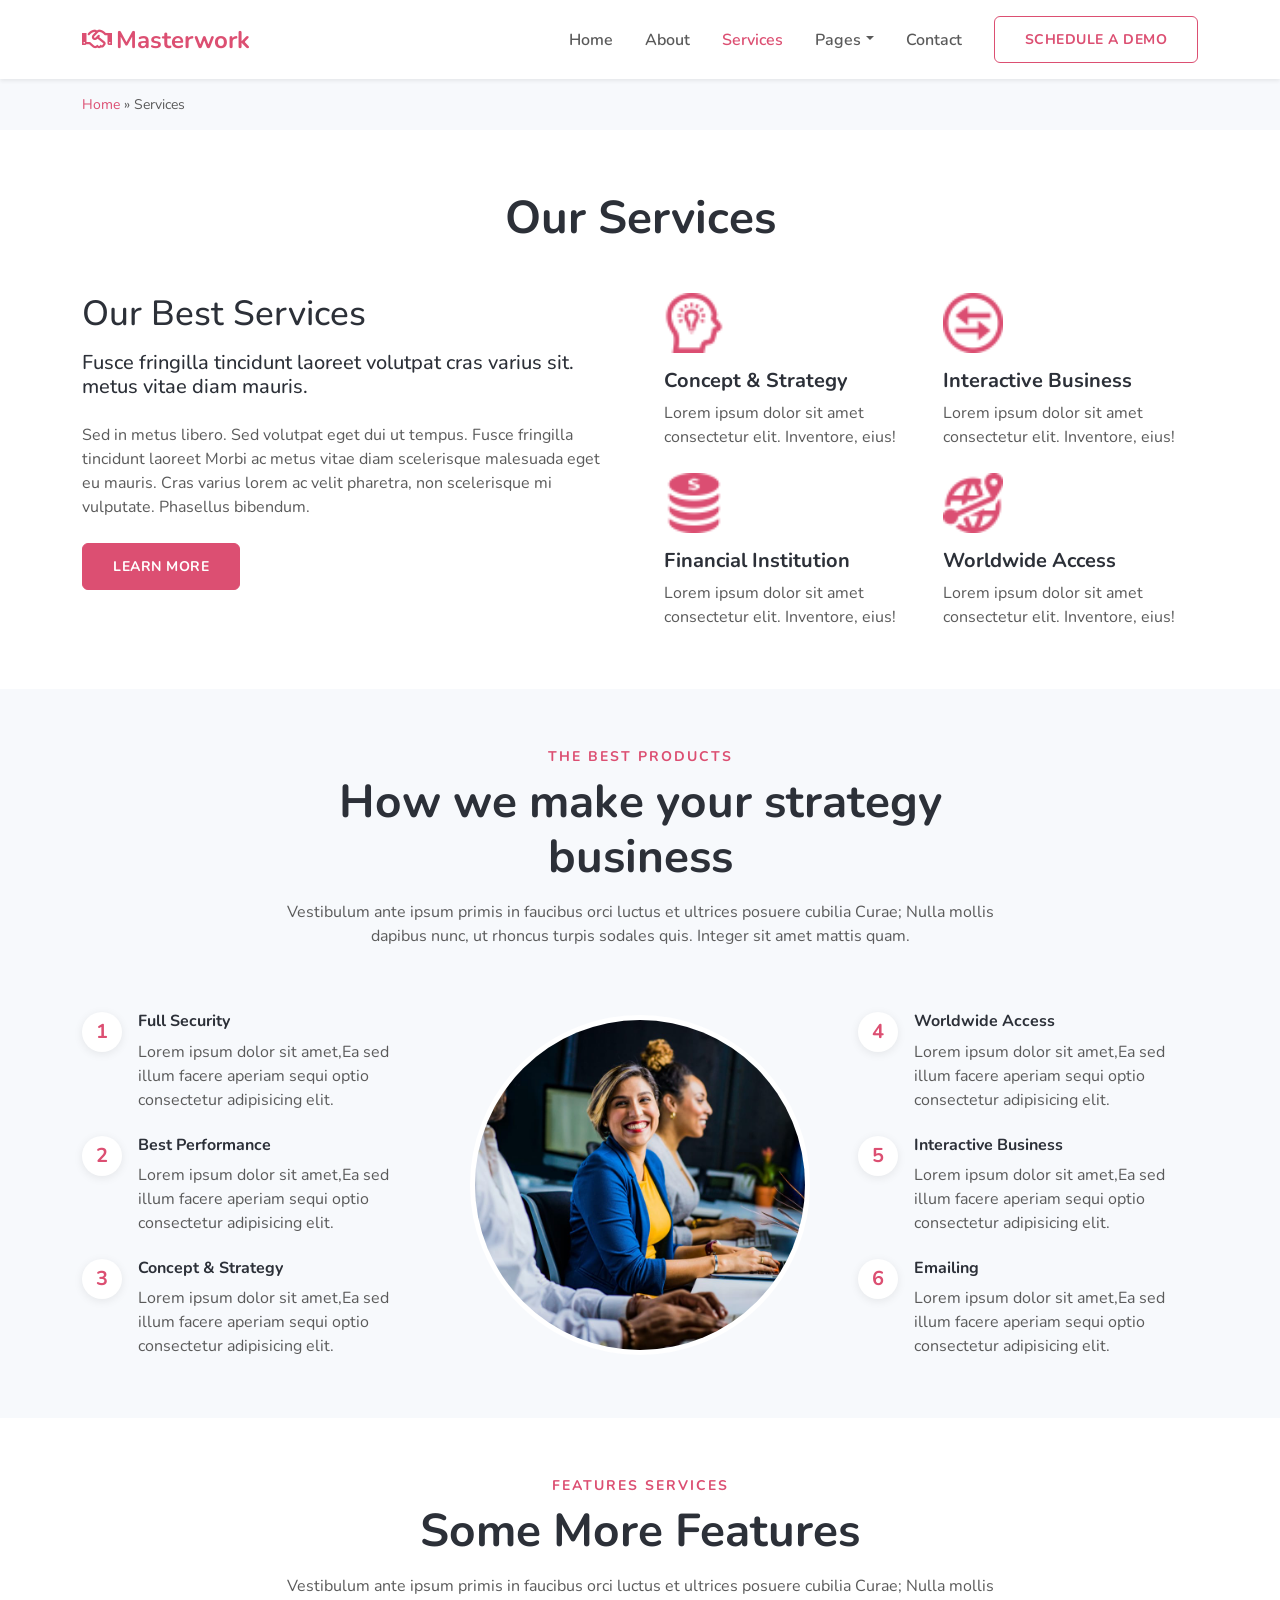
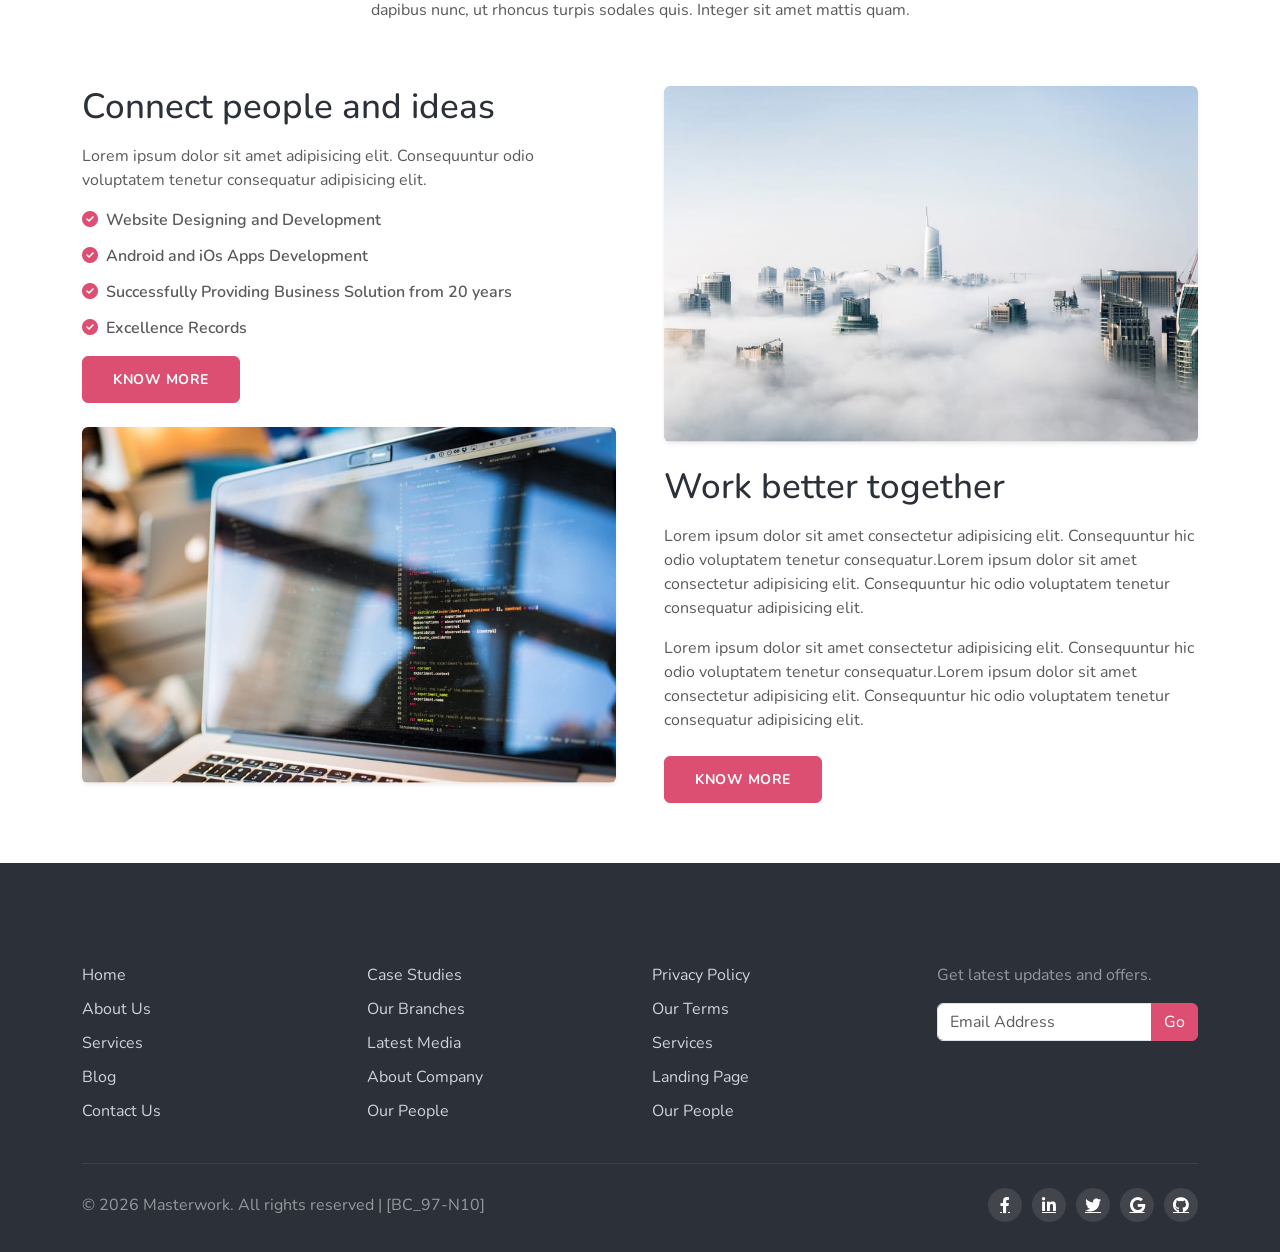
<file: service.html>
<!DOCTYPE html>
<html lang="vi">
<head>
  <meta charset="UTF-8">
  <meta name="viewport" content="width=device-width, initial-scale=1">
  <title>Services — Masterwork</title>
  <link href="css/bootstrap.min.css" rel="stylesheet">
  <link rel="icon" type="image/png" href="img/favicon.png">
  <link rel="preconnect" href="https://fonts.googleapis.com">
  <link rel="preconnect" href="https://fonts.gstatic.com" crossorigin>
  <link href="https://fonts.googleapis.com/css2?family=Nunito:wght@300;400;600;700;800&display=swap" rel="stylesheet">
  <link rel="stylesheet" href="css/fontawesome/all.min.css">
  <link rel="stylesheet" href="css/styles.css">
</head>
<body>

  <!-- Header -->
  <header id="header">
    <nav class="navbar navbar-expand-lg bg-white shadow-sm sticky-top py-3">
      <div class="container">
        <a class="navbar-brand fw-bold fs-4 text-primary" href="index.html">
          <i class="fa-regular fa-handshake me-1"></i>Masterwork
        </a>
        <button class="navbar-toggler" type="button" data-bs-toggle="collapse" data-bs-target="#mainNav">
          <span class="navbar-toggler-icon"></span>
        </button>
        <div class="collapse navbar-collapse" id="mainNav">
          <ul class="navbar-nav ms-auto">
            <li class="nav-item"><a class="nav-link" href="index.html">Home</a></li>
            <li class="nav-item"><a class="nav-link" href="about.html">About</a></li>
            <li class="nav-item"><a class="nav-link active" href="service.html">Services</a></li>
            <li class="nav-item dropdown">
              <a class="nav-link dropdown-toggle" href="#" role="button" data-bs-toggle="dropdown">Pages</a>
              <ul class="dropdown-menu">
                <li><a class="dropdown-item" href="blog.html">Blog posts</a></li>
                <li><a class="dropdown-item" href="blog-single.html">Blog single</a></li>
                <li><a class="dropdown-item" href="landing-single.html">Landing page</a></li>
              </ul>
            </li>
            <li class="nav-item"><a class="nav-link" href="contact.html">Contact</a></li>
          </ul>
          <a href="contact.html" class="btn btn-outline-primary btn-nav ms-lg-3">Schedule a Demo</a>
        </div>
      </div>
    </nav>
  </header>

  <!-- Breadcrumb -->
  <nav class="breadcrumbs">
    <div class="container">
      <a href="index.html">Home</a> &raquo; Services
    </div>
  </nav>

  <!-- Our best services -->
  <section id="services">
    <div class="container">
      <div class="section-head text-center mx-auto mb-5">
        <h3 class="section-title">Our Services</h3>
      </div>
      <div class="row g-5">
        <div class="col-lg-6">
          <h3 class="title-sm">Our Best Services</h3>
          <h5 class="mt-3">Fusce fringilla tincidunt laoreet volutpat cras varius sit. metus vitae diam mauris.</h5>
          <p class="my-4">Sed in metus libero. Sed volutpat eget dui ut tempus. Fusce fringilla tincidunt laoreet Morbi ac metus vitae diam scelerisque malesuada eget eu mauris. Cras varius lorem ac velit pharetra, non scelerisque mi vulputate. Phasellus bibendum.</p>
          <a href="#" class="btn btn-primary btn-up">Learn more</a>
        </div>
        <div class="col-lg-6">
          <div class="row g-4">
            <div class="col-6">
              <img src="img/service-icon1.png" alt="Concept and Strategy" class="mb-3" width="60">
              <h5 class="fw-bold">Concept &amp; Strategy</h5>
              <p class="mb-0">Lorem ipsum dolor sit amet consectetur elit. Inventore, eius!</p>
            </div>
            <div class="col-6">
              <img src="img/service-icon2.png" alt="Interactive Business" class="mb-3" width="60">
              <h5 class="fw-bold">Interactive Business</h5>
              <p class="mb-0">Lorem ipsum dolor sit amet consectetur elit. Inventore, eius!</p>
            </div>
            <div class="col-6">
              <img src="img/service-icon3.png" alt="Financial Institution" class="mb-3" width="60">
              <h5 class="fw-bold">Financial Institution</h5>
              <p class="mb-0">Lorem ipsum dolor sit amet consectetur elit. Inventore, eius!</p>
            </div>
            <div class="col-6">
              <img src="img/service-icon4.png" alt="Worldwide Access" class="mb-3" width="60">
              <h5 class="fw-bold">Worldwide Access</h5>
              <p class="mb-0">Lorem ipsum dolor sit amet consectetur elit. Inventore, eius!</p>
            </div>
          </div>
        </div>
      </div>
    </div>
  </section>

  <!-- Strategy -->
  <section id="strategy" class="bg-soft">
    <div class="container">
      <div class="section-head text-center mx-auto">
        <h6 class="section-label">The best products</h6>
        <h3 class="section-title">How we make your strategy business</h3>
        <p class="mt-3">Vestibulum ante ipsum primis in faucibus orci luctus et ultrices posuere cubilia Curae; Nulla mollis dapibus nunc, ut rhoncus turpis sodales quis. Integer sit amet mattis quam.</p>
      </div>
      <div class="row g-5 mt-2 align-items-center">
        <div class="col-lg-4">
          <div class="d-flex mb-4">
            <span class="step-num me-3">1</span>
            <div>
              <h6 class="fw-bold">Full Security</h6>
              <p class="mb-0">Lorem ipsum dolor sit amet,Ea sed illum facere aperiam sequi optio consectetur adipisicing elit.</p>
            </div>
          </div>
          <div class="d-flex mb-4">
            <span class="step-num me-3">2</span>
            <div>
              <h6 class="fw-bold">Best Performance</h6>
              <p class="mb-0">Lorem ipsum dolor sit amet,Ea sed illum facere aperiam sequi optio consectetur adipisicing elit.</p>
            </div>
          </div>
          <div class="d-flex">
            <span class="step-num me-3">3</span>
            <div>
              <h6 class="fw-bold">Concept &amp; Strategy</h6>
              <p class="mb-0">Lorem ipsum dolor sit amet,Ea sed illum facere aperiam sequi optio consectetur adipisicing elit.</p>
            </div>
          </div>
        </div>
        <div class="col-lg-4 text-center">
          <img src="img/service-circle.jpg" alt="" class="img-fluid rounded-circle service-circle">
        </div>
        <div class="col-lg-4">
          <div class="d-flex mb-4">
            <span class="step-num me-3">4</span>
            <div>
              <h6 class="fw-bold">Worldwide Access</h6>
              <p class="mb-0">Lorem ipsum dolor sit amet,Ea sed illum facere aperiam sequi optio consectetur adipisicing elit.</p>
            </div>
          </div>
          <div class="d-flex mb-4">
            <span class="step-num me-3">5</span>
            <div>
              <h6 class="fw-bold">Interactive Business</h6>
              <p class="mb-0">Lorem ipsum dolor sit amet,Ea sed illum facere aperiam sequi optio consectetur adipisicing elit.</p>
            </div>
          </div>
          <div class="d-flex">
            <span class="step-num me-3">6</span>
            <div>
              <h6 class="fw-bold">Emailing</h6>
              <p class="mb-0">Lorem ipsum dolor sit amet,Ea sed illum facere aperiam sequi optio consectetur adipisicing elit.</p>
            </div>
          </div>
        </div>
      </div>
    </div>
  </section>

  <!-- Some more features -->
  <section id="more-features">
    <div class="container">
      <div class="section-head text-center mx-auto">
        <h6 class="section-label">Features services</h6>
        <h3 class="section-title">Some More Features</h3>
        <p class="mt-3">Vestibulum ante ipsum primis in faucibus orci luctus et ultrices posuere cubilia Curae; Nulla mollis dapibus nunc, ut rhoncus turpis sodales quis. Integer sit amet mattis quam.</p>
      </div>
      <div class="row g-5 mt-2">
        <div class="col-lg-6">
          <h3 class="title-sm">Connect people and ideas</h3>
          <p class="my-3">Lorem ipsum dolor sit amet adipisicing elit. Consequuntur odio voluptatem tenetur consequatur adipisicing elit.</p>
          <ul class="list-unstyled about-check">
            <li><i class="fa-solid fa-circle-check text-primary me-2"></i>Website Designing and Development</li>
            <li><i class="fa-solid fa-circle-check text-primary me-2"></i>Android and iOs Apps Development</li>
            <li><i class="fa-solid fa-circle-check text-primary me-2"></i>Successfully Providing Business Solution from 20 years</li>
            <li><i class="fa-solid fa-circle-check text-primary me-2"></i>Excellence Records</li>
          </ul>
          <a href="#" class="btn btn-primary btn-up mb-4">Know more</a>
          <img src="img/b1.jpg" alt="" class="img-fluid rounded shadow-sm">
        </div>
        <div class="col-lg-6">
          <img src="img/b2.jpg" alt="" class="img-fluid rounded shadow-sm">
          <h3 class="title-sm mt-4">Work better together</h3>
          <p class="my-3">Lorem ipsum dolor sit amet consectetur adipisicing elit. Consequuntur hic odio voluptatem tenetur consequatur.Lorem ipsum dolor sit amet consectetur adipisicing elit. Consequuntur hic odio voluptatem tenetur consequatur adipisicing elit.</p>
          <p class="mb-4">Lorem ipsum dolor sit amet consectetur adipisicing elit. Consequuntur hic odio voluptatem tenetur consequatur.Lorem ipsum dolor sit amet consectetur adipisicing elit. Consequuntur hic odio voluptatem tenetur consequatur adipisicing elit.</p>
          <a href="#" class="btn btn-primary btn-up">Know more</a>
        </div>
      </div>
    </div>
  </section>

  <!-- Footer -->
  <footer id="footer" class="text-white">
    <div class="container">
      <div class="row g-4">
        <div class="col-lg-3 col-md-6">
          <h5 class="fw-bold mb-3">Company</h5>
          <ul class="list-unstyled footer-links">
            <li><a href="index.html">Home</a></li>
            <li><a href="about.html">About Us</a></li>
            <li><a href="service.html">Services</a></li>
            <li><a href="blog.html">Blog</a></li>
            <li><a href="contact.html">Contact Us</a></li>
          </ul>
        </div>
        <div class="col-lg-3 col-md-6">
          <h5 class="fw-bold mb-3">Useful Links</h5>
          <ul class="list-unstyled footer-links">
            <li><a href="#">Case Studies</a></li>
            <li><a href="#">Our Branches</a></li>
            <li><a href="#">Latest Media</a></li>
            <li><a href="#">About Company</a></li>
            <li><a href="#">Our People</a></li>
          </ul>
        </div>
        <div class="col-lg-3 col-md-6">
          <h5 class="fw-bold mb-3">Our Services</h5>
          <ul class="list-unstyled footer-links">
            <li><a href="#">Privacy Policy</a></li>
            <li><a href="#">Our Terms</a></li>
            <li><a href="#">Services</a></li>
            <li><a href="#">Landing Page</a></li>
            <li><a href="#">Our People</a></li>
          </ul>
        </div>
        <div class="col-lg-3 col-md-6">
          <h5 class="fw-bold mb-3">Newsletter</h5>
          <p class="text-white-50">Get latest updates and offers.</p>
          <div class="input-group">
            <input type="email" class="form-control" placeholder="Email Address">
            <button class="btn btn-primary" type="button">Go</button>
          </div>
        </div>
      </div>
      <hr class="border-secondary my-4">
      <div class="d-flex flex-column flex-md-row justify-content-between align-items-center">
        <p class="mb-0 text-white-50">&copy; 2026 Masterwork. All rights reserved | [BC_97-N10]</p>
        <div class="footer-social mt-3 mt-md-0">
          <a href="#"><i class="fa-brands fa-facebook-f"></i></a>
          <a href="#"><i class="fa-brands fa-linkedin-in"></i></a>
          <a href="#"><i class="fa-brands fa-twitter"></i></a>
          <a href="#"><i class="fa-brands fa-google"></i></a>
          <a href="#"><i class="fa-brands fa-github"></i></a>
        </div>
      </div>
    </div>
  </footer>

  <script src="js/bootstrap.bundle.min.js"></script>
  <script src="js/index.js"></script>
</body>
</html>
</file>
<file: css/styles.css>
/* [BC_97-N10] Capstone Bootstrap — CSS tự viết */

body {
  font-family: "Nunito", sans-serif;
  color: #5a5a5a;
}

:root {
  --primary: #dc4f72;
  --primary-dark: #d62f58;
  --dark: #2c3038;
  --bg-soft: #f7f9fc;
  --bs-primary-rgb: 220, 79, 114;
}

section {
  padding: 60px 0;
}

.bg-soft {
  background-color: var(--bg-soft);
}

h1, h2, h3, h4, h5, h6 {
  color: var(--dark);
}

/* Nút */
.btn-primary {
  --bs-btn-bg: var(--primary);
  --bs-btn-border-color: var(--primary);
  --bs-btn-hover-bg: var(--primary-dark);
  --bs-btn-hover-border-color: var(--primary-dark);
}

.btn-outline-primary {
  --bs-btn-color: var(--primary);
  --bs-btn-border-color: var(--primary);
  --bs-btn-hover-bg: var(--primary);
  --bs-btn-hover-border-color: var(--primary);
}

.btn-nav,
.btn-up {
  font-size: 14px;
  font-weight: 700;
  text-transform: uppercase;
  letter-spacing: 0.5px;
  padding: 12px 30px;
}

/* Navbar */
.navbar-nav .nav-link {
  margin: 0 8px;
  font-weight: 600;
}

.navbar-nav .nav-link.active,
.navbar-nav .nav-link:hover {
  color: var(--primary);
}

/* Tiêu đề section */
.section-head {
  max-width: 750px;
}

.section-head p {
  font-size: 16px;
}

.section-label {
  color: var(--primary);
  text-transform: uppercase;
  letter-spacing: 2px;
  font-size: 14px;
  font-weight: 700;
}

.section-title {
  font-size: clamp(28px, 4vw, 46px);
  font-weight: 700;
}

.title-sm {
  font-size: clamp(26px, 3vw, 35px);
}

/* Hero — nền banner phủ gradient trắng */
#hero {
  background-image: linear-gradient(to right, #fff, rgba(255, 255, 255, 0.92)), url(../img/banner_home.jpeg);
  background-size: cover;
  background-position: center;
  background-repeat: no-repeat;
  background-attachment: fixed;
}

.hero-title {
  font-size: clamp(32px, 4.5vw, 50px);
  font-weight: 700;
}

.hero-img {
  transform: rotate(180deg);
}

#hero p {
  font-size: 20px;
  max-width: 450px;
}

/* Thẻ Why Choose Us */
.feature-card {
  background: var(--bg-soft);
  border: 1px solid var(--bg-soft);
  border-radius: 6px;
  padding: 3rem 2rem;
  transition: 0.3s ease-in;
}

.feature-card:hover {
  background: #fff;
  border-color: #eee;
  transform: translateY(-5px);
  box-shadow: 0 1rem 2rem rgba(0, 0, 0, 0.1);
}

.feature-card a {
  color: inherit;
  text-decoration: none;
}

.feature-card h5 {
  font-size: 26px;
  font-weight: 700;
}

/* Thẻ Stats */
.stat-card {
  background: #fff;
  border: 1px solid #eee;
  border-radius: 8px;
  box-shadow: 0 2px 10px rgba(0, 0, 0, 0.04);
  transition: 0.3s ease;
}

.stat-card:hover {
  box-shadow: 0 1rem 2rem rgba(0, 0, 0, 0.1);
}

.stat-card h4 {
  font-size: 16px;
  font-weight: 700;
}

.stat-number {
  font-size: 50px;
  font-weight: 700;
  color: var(--primary);
  line-height: 1;
  margin: 10px 0 15px;
}

/* Company Values — ảnh nền + lớp phủ tối */
.values-block {
  background-image: linear-gradient(to right, rgba(0, 0, 0, 0.7), rgba(0, 0, 0, 0.33)), url(../img/bg.jpg);
  background-size: cover;
  background-position: center;
  background-repeat: no-repeat;
  background-attachment: fixed;
  min-height: 480px;
  display: grid;
  align-items: center;
}

.values-content {
  max-width: 550px;
}

.values-content h2 {
  color: #fff;
  font-size: 30px;
  font-weight: 700;
}

.values-content p {
  color: #eee;
}

/* Thẻ Explore Solutions */
.news-card {
  background: #fff;
  border: 1px solid #eee;
  border-radius: 8px;
  overflow: hidden;
  transition: 0.3s ease-in;
}

.news-card:hover {
  transform: translateY(-6px);
  box-shadow: 0 1rem 2rem rgba(0, 0, 0, 0.1);
}

.news-card img {
  filter: grayscale(1);
  transition: 0.3s ease-in-out;
}

.news-card:hover img {
  filter: grayscale(0);
}

.date-badge {
  position: absolute;
  top: 0;
  right: 0;
  background: var(--primary);
  color: #fff;
  font-size: 18px;
  font-weight: 700;
  padding: 15px;
}

.tag {
  display: inline-block;
  font-size: 13px;
  font-weight: 600;
  padding: 5px 16px;
  border-radius: 25px;
}

.tag-business { background: rgba(238, 97, 120, 0.2); color: var(--primary); }
.tag-design   { background: rgba(0, 128, 0, 0.2); color: #008000; }
.tag-industry { background: rgba(0, 0, 255, 0.2); color: #0000ff; }

.news-title {
  color: var(--dark);
  font-size: 22px;
  font-weight: 600;
  text-decoration: none;
}

.news-card:hover .news-title {
  color: var(--primary);
}

.know-more {
  color: var(--primary);
  font-weight: 700;
  font-size: 14px;
  text-transform: uppercase;
  text-decoration: none;
}

/* CTA */
.cta {
  background-color: var(--primary);
}

/* ===== Ngày 13: Projects, Testimonials, trang About ===== */

/* Tabs (Completed Projects) */
.nav-tabs .nav-link {
  width: 100%;
  border: 0;
  border-bottom: 3px solid transparent;
  border-radius: 0;
  color: #4e5b61;
  font-size: 22px;
  font-weight: 700;
  padding: 15px;
}

.nav-tabs .nav-link.active {
  color: var(--primary);
  border-bottom-color: var(--primary);
}

/* Testimonials — nền ảnh phủ lớp sáng + thẻ trắng, avatar bên trái */
#testimonials {
  background-image: linear-gradient(to right, rgba(247, 249, 252, 0.77), rgba(247, 249, 252, 0.77)), url(../img/b2.jpg);
  background-size: cover;
  background-position: center;
  background-attachment: fixed;
}

.testi-card {
  background: #fff;
  border-radius: 8px;
  padding: 2rem;
  height: 100%;
}

.testi-card p {
  font-size: 18px;
  line-height: 26px;
  color: var(--dark);
}

.testi-card h6 {
  color: var(--primary);
  font-size: 18px;
  font-weight: 400;
}

.testi-avatar {
  width: 100px;
  height: 100px;
  flex-shrink: 0;
  border-radius: 50%;
  border: 3px solid var(--primary);
  background: #f3f6f9;
  overflow: hidden;
}

.testi-avatar img {
  width: 100%;
  height: 100%;
  object-fit: cover;
}

.quote-icon {
  color: var(--dark);
  opacity: 0.2;
  font-size: 30px;
  margin-bottom: 15px;
}

.carousel-indicators [data-bs-target] {
  width: 12px;
  height: 12px;
  border-radius: 50%;
  background: var(--primary);
  border: 0;
}

/* Breadcrumb (đầu trang phụ) */
.breadcrumbs {
  background: var(--bg-soft);
  padding: 15px 0;
  font-size: 14px;
}

.breadcrumbs a {
  color: var(--primary);
  text-decoration: none;
}

/* About — danh sách tick */
.about-check li {
  margin-bottom: 12px;
  font-weight: 600;
}

/* Icon tròn hồng cho Features */
.feature-icon {
  display: inline-flex;
  align-items: center;
  justify-content: center;
  width: 70px;
  height: 70px;
  border-radius: 50%;
  background: var(--primary);
  color: #fff;
  font-size: 26px;
}

/* Mô tả trong thẻ Features — rê chuột vào mới hiện */
.feature-desc {
  opacity: 0;
  transform: translateY(10px);
  transition: 0.4s ease;
}

.feature-card:hover .feature-desc {
  opacity: 1;
  transform: translateY(0);
}

.feature-desc a {
  color: var(--primary);
  font-weight: 700;
  text-decoration: none;
}

/* Video + nút play */
.video-wrap {
  position: relative;
  max-width: 700px;
}

.play-btn {
  position: absolute;
  top: 50%;
  left: 50%;
  transform: translate(-50%, -50%);
  width: 64px;
  height: 64px;
  border-radius: 50%;
  border: 0;
  background: var(--primary);
  color: #fff;
  font-size: 22px;
}

.client-logo {
  max-height: 40px;
  width: auto;
  filter: grayscale(1);
  opacity: 0.7;
  transition: 0.3s ease;
}

.client-logo:hover {
  filter: grayscale(0);
  opacity: 1;
}

/* Team */
.team-card {
  background: #fff;
  border: 1px solid #eee;
  border-radius: 8px;
  overflow: hidden;
  text-align: center;
  transition: 0.3s ease;
}

.team-card:hover {
  transform: translateY(-6px);
  box-shadow: 0 1rem 2rem rgba(0, 0, 0, 0.1);
}

.team-card h6 {
  font-size: 22px;
}

.team-social a {
  display: inline-flex;
  align-items: center;
  justify-content: center;
  width: 32px;
  height: 32px;
  border-radius: 50%;
  background: var(--bg-soft);
  color: var(--primary);
  margin: 0 3px;
}

.team-social a.facebook {
  background: #3b5998;
  color: #fff;
}

.team-social a.twitter {
  background: #1da1f2;
  color: #fff;
}

/* Footer */
#footer {
  background: var(--dark);
  padding: 60px 0 30px;
}

.footer-links li {
  margin-bottom: 10px;
}

.footer-links a {
  color: #cfd2d8;
  text-decoration: none;
}

.footer-links a:hover {
  color: var(--primary);
}

.footer-social a {
  display: inline-flex;
  align-items: center;
  justify-content: center;
  width: 34px;
  height: 34px;
  border-radius: 50%;
  background: rgba(255, 255, 255, 0.1);
  color: #fff;
  margin-left: 6px;
}

.footer-social a:hover {
  background: var(--primary);
}

/* Accordion câu hỏi thường gặp */
.accordion-item {
  border: 1px solid #eee;
  border-radius: 6px;
  margin-bottom: 15px;
}

.accordion-button {
  font-size: 20px;
  color: var(--dark);
  border-radius: 6px;
}

.accordion-button:not(.collapsed) {
  background: #fff;
  color: var(--primary);
  box-shadow: none;
}

.accordion-button:focus {
  box-shadow: none;
}

/* Bản đồ trang contact */
.map iframe {
  display: block;
  width: 100%;
  height: 400px;
  border: 0;
}

/* Phân trang blog */
.page-link {
  color: var(--primary);
}

.page-link:focus {
  color: var(--primary);
  box-shadow: none;
}

.page-item.active .page-link {
  background: var(--primary);
  border-color: var(--primary);
}

/* Số thứ tự trang services */
.step-num {
  display: inline-flex;
  align-items: center;
  justify-content: center;
  flex-shrink: 0;
  width: 40px;
  height: 40px;
  border-radius: 50%;
  background: #fff;
  color: var(--primary);
  font-size: 20px;
  font-weight: 700;
  box-shadow: 0 2px 10px rgba(0, 0, 0, 0.08);
}

/* Ảnh tròn trang services */
.service-circle {
  border: 5px solid #fff;
}
</file>
